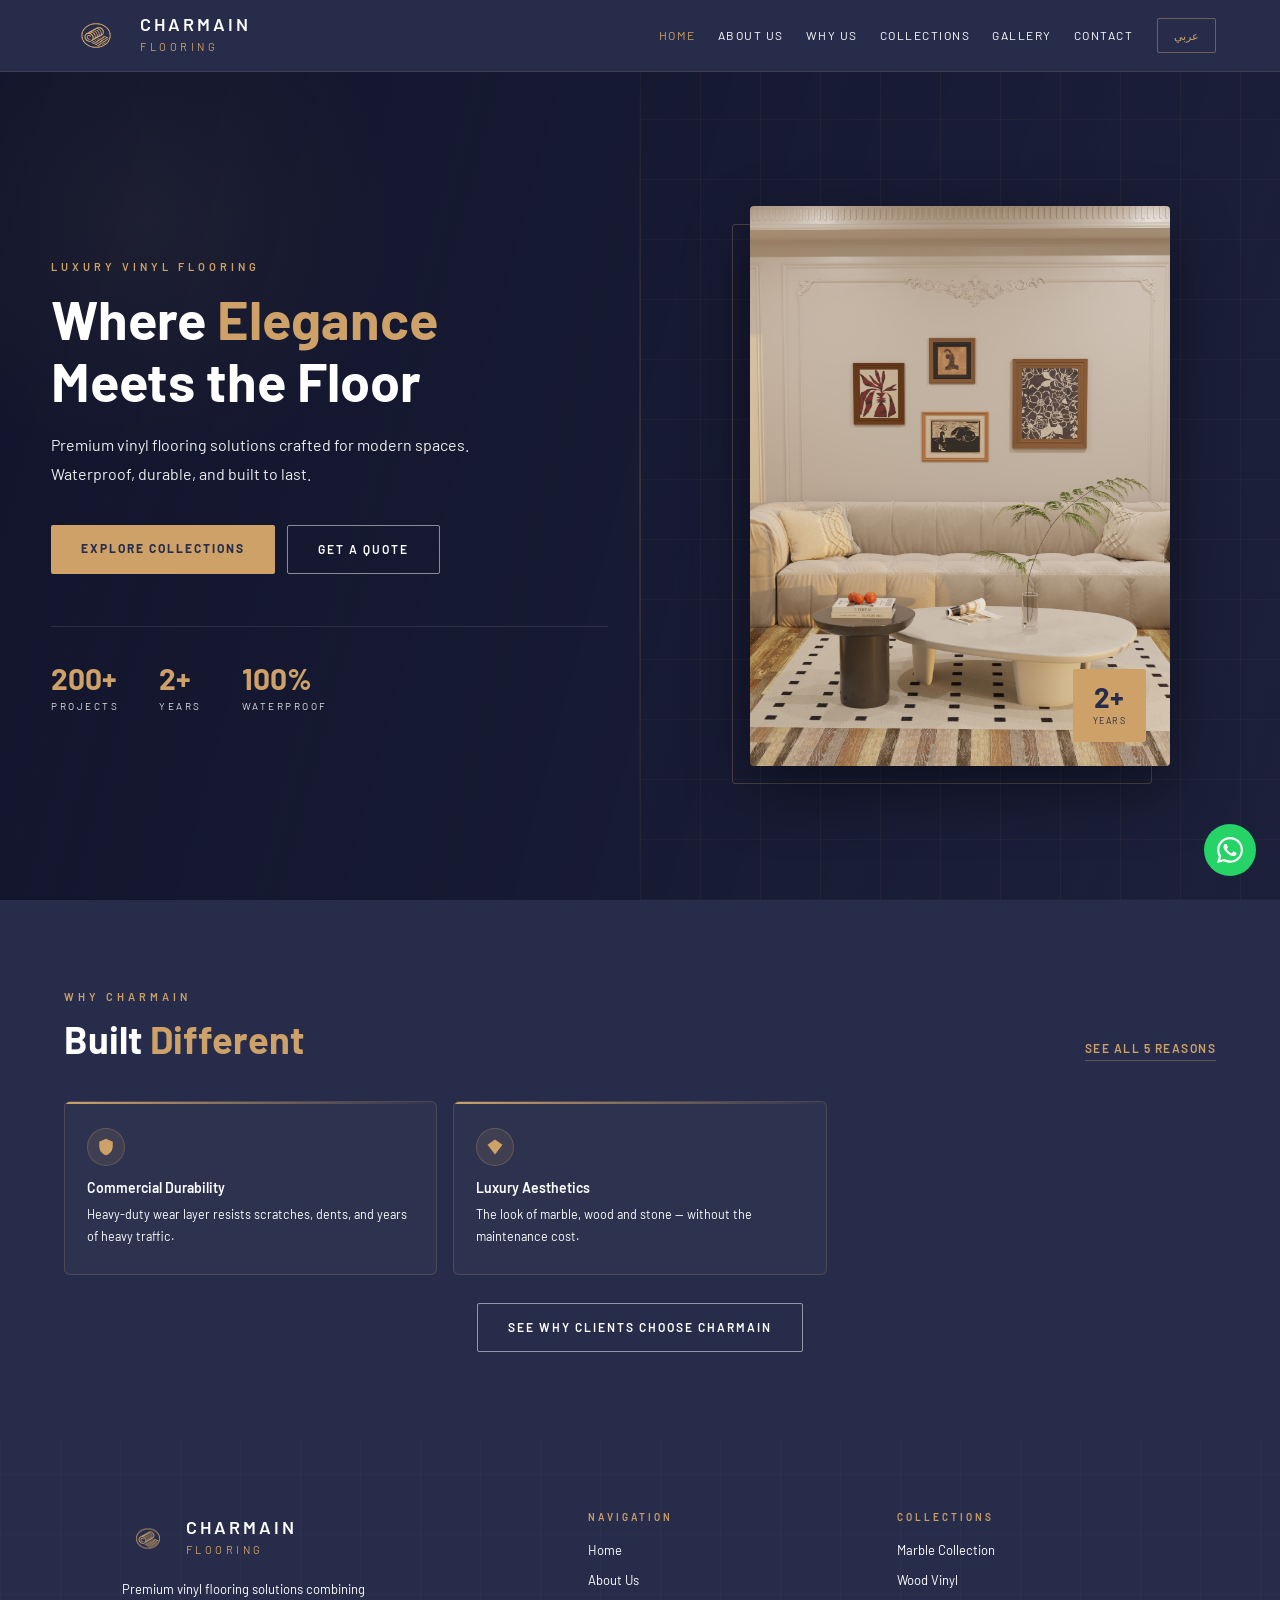
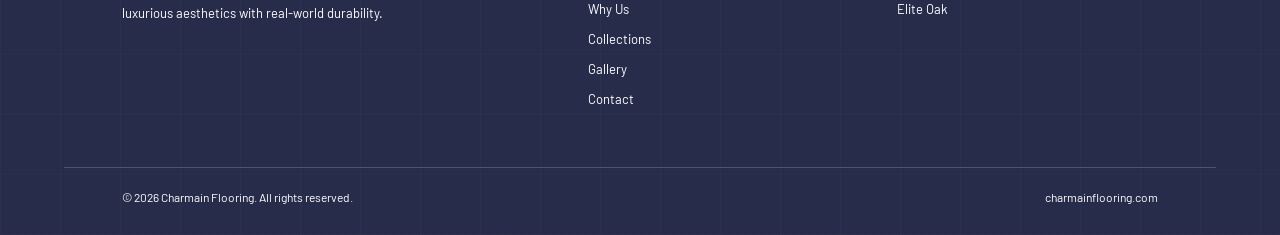
<file: index.html>
<!DOCTYPE html>
<html lang="en">
<head>
<title>Charmain Flooring — Luxury Vinyl Flooring</title>
<meta charset="UTF-8">
<meta name="viewport" content="width=device-width, initial-scale=1.0">
<meta name="description" content="Charmain Flooring ? Premium luxury vinyl flooring in Egypt. Waterproof, durable, and built for residential, commercial and hospitality spaces.">
<meta name="keywords" content="vinyl flooring Egypt, vinyl flooring Alexandria, LVT flooring Egypt, flooring Egypt, vinyl Egypt, vinyl flooring">
<meta property="og:title" content="Charmain Flooring ? Luxury Vinyl Flooring Egypt">
<meta property="og:description" content="Charmain Flooring ? Premium luxury vinyl flooring in Egypt. Waterproof, durable, and built for residential, commercial and hospitality spaces.">
<meta property="og:image" content="https://charmainflooring.com/images/og-image.jpg">
<meta property="og:url" content="https://charmainflooring.com">
<meta property="og:type" content="website">
<meta name="twitter:card" content="summary_large_image">
<meta name="twitter:title" content="Charmain Flooring ? Luxury Vinyl Flooring Egypt">
<meta name="twitter:description" content="Charmain Flooring ? Premium luxury vinyl flooring in Egypt. Waterproof, durable, and built for residential, commercial and hospitality spaces.">
<meta name="twitter:image" content="https://charmainflooring.com/images/og-image.jpg">
<script type="application/ld+json">
{
  "@context": "https://schema.org",
  "@type": "LocalBusiness",
  "name": "Charmain Flooring",
  "telephone": "+20035833895",
  "address": {
    "@type": "PostalAddress",
    "addressCountry": "EG",
    "addressLocality": "Alexandria"
  },
  "url": "https://charmainflooring.com"
}
</script>
<link rel="icon" href="/favicon.ico" sizes="any">
<link rel="apple-touch-icon" sizes="180x180" href="favicon_io/apple-touch-icon.png">
<link rel="icon" type="image/png" sizes="32x32" href="favicon_io/favicon-32x32.png">
<link rel="icon" type="image/png" sizes="16x16" href="favicon_io/favicon-16x16.png">
<link rel="shortcut icon" href="favicon_io/favicon.ico">
<link rel="manifest" href="favicon_io/site.webmanifest">
<link rel="preconnect" href="https://fonts.googleapis.com">
<link rel="preconnect" href="https://fonts.gstatic.com" crossorigin>
<link href="https://fonts.googleapis.com/css2?family=Barlow:wght@400;600;700&family=Cairo:wght@400;600;700&display=swap" rel="stylesheet">
<link rel="stylesheet" href="styles.css?v=3">
  <link rel="stylesheet" href="https://cdnjs.cloudflare.com/ajax/libs/font-awesome/6.5.2/css/all.min.css">
</head>
<body id="body">

<!-- NAV -->
<nav id="navbar">
  <a class="logo" href="index.html">
    <div class="logo-mark"><img src="images/logo.png" alt="Charmain Flooring Logo" style="width:64px;height:64px;object-fit:contain;"></div>
    <div class="logo-text-wrap">
      <span class="brand">Charmain</span>
      <span class="sub" data-en="Flooring" data-ar="للأرضيات">Flooring</span>
    </div>
  </a>
  <div class="nav-right">
    <ul class="nav-links">
      <li><a href="index.html" class="active" data-en="Home" data-ar="الرئيسية">Home</a></li>
      <li><a href="about.html" class="" data-en="About Us" data-ar="من نحن">About Us</a></li>
      <li><a href="why-us.html" class="" data-en="Why Us" data-ar="لماذا نحن">Why Us</a></li>
      <li><a href="collections.html" class="" data-en="Collections" data-ar="المجموعات">Collections</a></li>
      <li><a href="gallery.html" class="" data-en="Gallery" data-ar="المعرض">Gallery</a></li>
      <li><a href="contact.html" class="" data-en="Contact" data-ar="اتصل بنا">Contact</a></li>
    </ul>
    <button class="lang-btn" id="langBtn" type="button" aria-label="Switch language">عربي</button>
    <button class="hamburger" id="ham" type="button" aria-label="Menu" aria-expanded="false" aria-controls="mobileMenu"><span></span><span></span><span></span></button>
  </div>
</nav>

<div class="mobile-menu" id="mobileMenu">
  <a href="index.html" data-en="Home" data-ar="الرئيسية">Home</a>
  <a href="about.html" data-en="About Us" data-ar="من نحن">About Us</a>
  <a href="why-us.html" data-en="Why Us" data-ar="لماذا نحن">Why Us</a>
  <a href="collections.html" data-en="Collections" data-ar="المجموعات">Collections</a>
  <a href="gallery.html" data-en="Gallery" data-ar="المعرض">Gallery</a>
  <a href="contact.html" data-en="Contact" data-ar="اتصل بنا">Contact</a>
  <div class="mob-lang-wrap">
    <button class="lang-btn mob-lang" id="langBtnMob" type="button" aria-label="Switch language">عربي</button>
  </div>
</div>

<!-- ══ PAGE: HOME ══════════════════════════════════════════════════════════ -->


<section class="hero">
  <!-- Video background -->
  <video class="hero-video-bg" autoplay muted loop playsinline webkit-playsinline disablePictureInPicture preload="auto" id="heroBgVideo" poster="images/hero-poster.jpg">
    <source src="videos/1.mp4" type="video/mp4">
  </video>
  <div class="hero-video-overlay"></div>

  <div class="hero-grid-bg"></div>
  <div class="hero-vline"></div>
  <div class="hero-content">
    <p class="eyebrow" data-en="Luxury Vinyl Flooring" data-ar="أرضيات فينيل فاخرة">Luxury Vinyl Flooring</p>
    <h1 data-en="Where <em>Elegance</em><br>Meets the Floor" data-ar="حيث تلتقي <em>الأناقة</em><br>بالأرضية">Where <em>Elegance</em><br>Meets the Floor</h1>
    <p class="hero-desc" data-en="Premium vinyl flooring solutions crafted for modern spaces. Waterproof, durable, and built to last." data-ar="حلول أرضيات فينيل راقية مصممة للمساحات الحديثة. مقاوم للماء ومتين وبُني ليدوم.">Premium vinyl flooring solutions crafted for modern spaces. Waterproof, durable, and built to last.</p>
    <div class="hero-btns">
      <a href="collections.html" class="btn-gold" data-en="Explore Collections" data-ar="استكشف المجموعات">Explore Collections</a>
      <a href="contact.html" class="btn-ghost" data-en="Get a Quote" data-ar="اطلب عرض سعر">Get a Quote</a>
    </div>
    <div class="hero-stats">
      <div class="stat"><span class="stat-n">200+</span><span class="stat-l" data-en="Projects" data-ar="مشروع">Projects</span></div>
      <div class="stat"><span class="stat-n">2+</span><span class="stat-l" data-en="Years" data-ar="سنة خبرة">Years</span></div>
      <div class="stat"><span class="stat-n">100%</span><span class="stat-l" data-en="Waterproof" data-ar="مقاوم للماء">Waterproof</span></div>
    </div>
  </div>
  <div class="hero-visual">
    <div class="hero-visual-frame">
    <div class="hero-visual-inner">
      <img src="images/about.jpg" alt="Charmain Flooring About" loading="lazy">
      <div class="hero-visual-badge">
        <span>2+</span>
        <span data-en="Years" data-ar="سنة خبرة">Years</span>
      </div>
    </div>
    </div><!-- /frame -->
  </div>
</section>

<!-- ── HOME: WHY US TEASER ──────────────────────────────────────────────── -->
<section class="home-why-teaser">
  <div class="home-why-inner">
    <div class="home-why-top">
      <div>
        <p class="eyebrow" data-en="Why Charmain" data-ar="لماذا شارمين">Why Charmain</p>
        <h2 data-en="Built <em>Different</em>" data-ar="مختلفون <em>بالبناء</em>">Built <em>Different</em></h2>
      </div>
      <a class="home-why-cta-link" href="about.html" data-en="See All 5 Reasons" data-ar="اطّلع على كل الأسباب الـ5">
        See All 5 Reasons
        <svg viewBox="0 0 24 24"><path d="M8.59 16.59L13.17 12 8.59 7.41 10 6l6 6-6 6z"/></svg>
      </a>
    </div>
    <div class="home-why-preview">
      <div class="home-why-card">
        <div class="home-why-card-icon"><svg viewBox="0 0 24 24"><path d="M12 1L3 5v6c0 5.55 3.84 10.74 9 12 5.16-1.26 9-6.45 9-12V5l-9-4z"/></svg></div>
        <h4 data-en="Commercial Durability" data-ar="متانة تجارية">Commercial Durability</h4>
        <p data-en="Heavy-duty wear layer resists scratches, dents, and years of heavy traffic." data-ar="طبقة تآكل شديدة التحمل تقاوم الخدوش والاستخدام المكثف.">Heavy-duty wear layer resists scratches, dents, and years of heavy traffic.</p>
      </div>
      <div class="home-why-card">
        <div class="home-why-card-icon"><svg viewBox="0 0 24 24"><path d="M12 2L2 9l10 13L22 9z"/></svg></div>
        <h4 data-en="Luxury Aesthetics" data-ar="جماليات فاخرة">Luxury Aesthetics</h4>
        <p data-en="The look of marble, wood and stone — without the maintenance cost." data-ar="مظهر الرخام والخشب والحجر — بدون تكاليف الصيانة.">The look of marble, wood and stone — without the maintenance cost.</p>
      </div>
    </div>
    <div style="text-align:center;margin-top:28px;">
      <a href="about.html" class="btn-ghost" data-en="See Why Clients Choose Charmain" data-ar="اكتشف لماذا يختار عملاؤنا شارمين">See Why Clients Choose Charmain</a>
    </div>
  </div>
</section>

<!-- ══ FOOTER ═══════════════════════════════════════════════════════════════ -->
<footer>
  <div class="container footer-grid">
    <div class="f-brand">
      <div class="logo" style="margin-bottom:14px;">
        <div class="logo-mark" style="width:52px;height:52px;"><img loading="lazy" src="images/logo.png" alt="Charmain Flooring" style="width:52px;height:52px;object-fit:contain;"></div>
        <div class="logo-text-wrap">
          <span class="brand">Charmain</span>
          <span class="sub" data-en="Flooring" data-ar="للأرضيات">Flooring</span>
        </div>
      </div>
      <p data-en="Premium vinyl flooring solutions combining luxurious aesthetics with real-world durability." data-ar="حلول أرضيات فينيل فاخرة تجمع بين الجمالية الراقية والمتانة الحقيقية.">Premium vinyl flooring solutions combining luxurious aesthetics with real-world durability.</p>
    </div>
    <div class="f-col">
      <h4 data-en="Navigation" data-ar="روابط">Navigation</h4>
      <a href="index.html" data-en="Home" data-ar="الرئيسية">Home</a>
      <a href="about.html" data-en="About Us" data-ar="من نحن">About Us</a>
      <a href="why-us.html" data-en="Why Us" data-ar="لماذا نحن">Why Us</a>
  <a href="collections.html" data-en="Collections" data-ar="المجموعات">Collections</a>
      <a href="gallery.html" data-en="Gallery" data-ar="المعرض">Gallery</a>
      <a href="contact.html" data-en="Contact" data-ar="اتصل بنا">Contact</a>
    </div>
    <div class="f-col">
      <h4 data-en="Collections" data-ar="المجموعات">Collections</h4>
      <a href="collections.html" data-en="Marble Collection" data-ar="مجموعة الرخام">Marble Collection</a>
      <a href="collections.html" data-en="Wood Vinyl" data-ar="فينيل الخشب">Wood Vinyl</a>
      <a href="collections.html" data-en="Elite Oak" data-ar="إيليت أوك">Elite Oak</a>
    </div>
  </div>
  <div class="footer-bottom container">
    <p data-en="© 2026 Charmain Flooring. All rights reserved." data-ar="© 2026 شارمين فلورينج. جميع الحقوق محفوظة.">© 2026 Charmain Flooring. All rights reserved.</p>
    <p>charmainflooring.com</p>
  </div>
</footer>

<!-- WHATSAPP -->
<a href="https://wa.me/201093001855" class="wa-btn" target="_blank" aria-label="WhatsApp">
  <svg viewBox="0 0 24 24"><path d="M17.472 14.382c-.297-.149-1.758-.867-2.03-.967-.273-.099-.471-.148-.67.15-.197.297-.767.966-.94 1.164-.173.199-.347.223-.644.075-.297-.15-1.255-.463-2.39-1.475-.883-.788-1.48-1.761-1.653-2.059-.173-.297-.018-.458.13-.606.134-.133.298-.347.446-.52.149-.174.198-.298.298-.497.099-.198.05-.371-.025-.52-.075-.149-.669-1.612-.916-2.207-.242-.579-.487-.5-.669-.51-.173-.008-.371-.01-.57-.01-.198 0-.52.074-.792.372-.272.297-1.04 1.016-1.04 2.479 0 1.462 1.065 2.875 1.213 3.074.149.198 2.096 3.2 5.077 4.487.709.306 1.262.489 1.694.625.712.227 1.36.195 1.871.118.571-.085 1.758-.719 2.006-1.413.248-.694.248-1.289.173-1.413-.074-.124-.272-.198-.57-.347m-5.421 7.403h-.004a9.87 9.87 0 01-5.031-1.378l-.361-.214-3.741.982.998-3.648-.235-.374a9.86 9.86 0 01-1.51-5.26c.001-5.45 4.436-9.884 9.888-9.884 2.64 0 5.122 1.03 6.988 2.898a9.825 9.825 0 012.893 6.994c-.003 5.45-4.437 9.884-9.885 9.884m8.413-18.297A11.815 11.815 0 0012.05 0C5.495 0 .16 5.335.157 11.892c0 2.096.547 4.142 1.588 5.945L.057 24l6.305-1.654a11.882 11.882 0 005.683 1.448h.005c6.554 0 11.89-5.335 11.893-11.893a11.821 11.821 0 00-3.48-8.413z"/></svg>
</a>

<!-- LIGHTBOX -->
<div class="lightbox-overlay" id="swatchLightbox" onclick="closeLightbox(event)" role="dialog" aria-modal="true" aria-labelledby="lbName">
  <div class="lightbox-card" onclick="event.stopPropagation()">
    <button class="lightbox-close" type="button" aria-label="Close swatch details" onclick="closeLightbox()">&times;</button>
    <div class="lightbox-swatch" id="lbSwatch"></div>
    <span class="lightbox-code" id="lbCode"></span>
    <span class="lightbox-name" id="lbName"></span>
    <p id="lbDesc" style="font-size:13px;color:#888;line-height:1.6;margin:8px 0 4px;font-family:inherit;"></p>
    <div class="lightbox-specs">
      <span class="lightbox-spec" data-en="2m Width" data-ar="عرض 2م">2m Width</span>
      <span class="lightbox-spec" data-en="25m Length" data-ar="طول 25م">25m Length</span>
      <span class="lightbox-spec" data-en="50m² Coverage" data-ar="تغطية 50م²">50m² Coverage</span>
      <span class="lightbox-spec" id="lbThick"></span>
    </div>
    <button class="lightbox-cta" type="button" onclick="closeLightbox();window.location='contact.html';" data-en="Request Sample" data-ar="اطلب عينة">Request Sample</button>
  </div>
</div>

<script src="script.js?v=3"></script>
<script>
/* Hero video background — cycle through videos 1 → 2 → 3 → 1 … */
(function() {
  let v = document.getElementById('heroBgVideo');
  if (!v) return;

  let srcs = ['videos/1.mp4', 'videos/2.mp4', 'videos/3.mp4'];
  let idx  = 0;

  function reveal() { v.classList.add('loaded'); }

  /* Fade in on first load */
  if (v.readyState >= 3) { reveal(); }
  else { v.addEventListener('canplay', reveal, { once: true }); }
  setTimeout(reveal, 2000); /* fallback */

  /* On each video end, crossfade to next */
  v.addEventListener('ended', function() {
    idx = (idx + 1) % srcs.length;

    /* Quick fade out, swap src, fade back in */
    v.classList.remove('loaded');
    setTimeout(function() {
      v.src = srcs[idx];
      v.load();
      v.play().catch(function(){});
      v.addEventListener('canplay', function fadeIn() {
        v.classList.add('loaded');
        v.removeEventListener('canplay', fadeIn);
      });
      setTimeout(function() { v.classList.add('loaded'); }, 800); /* fallback */
    }, 400); /* wait for fade-out transition (0.4s) */
  });
})();
</script>
</body>
</html>
</file>
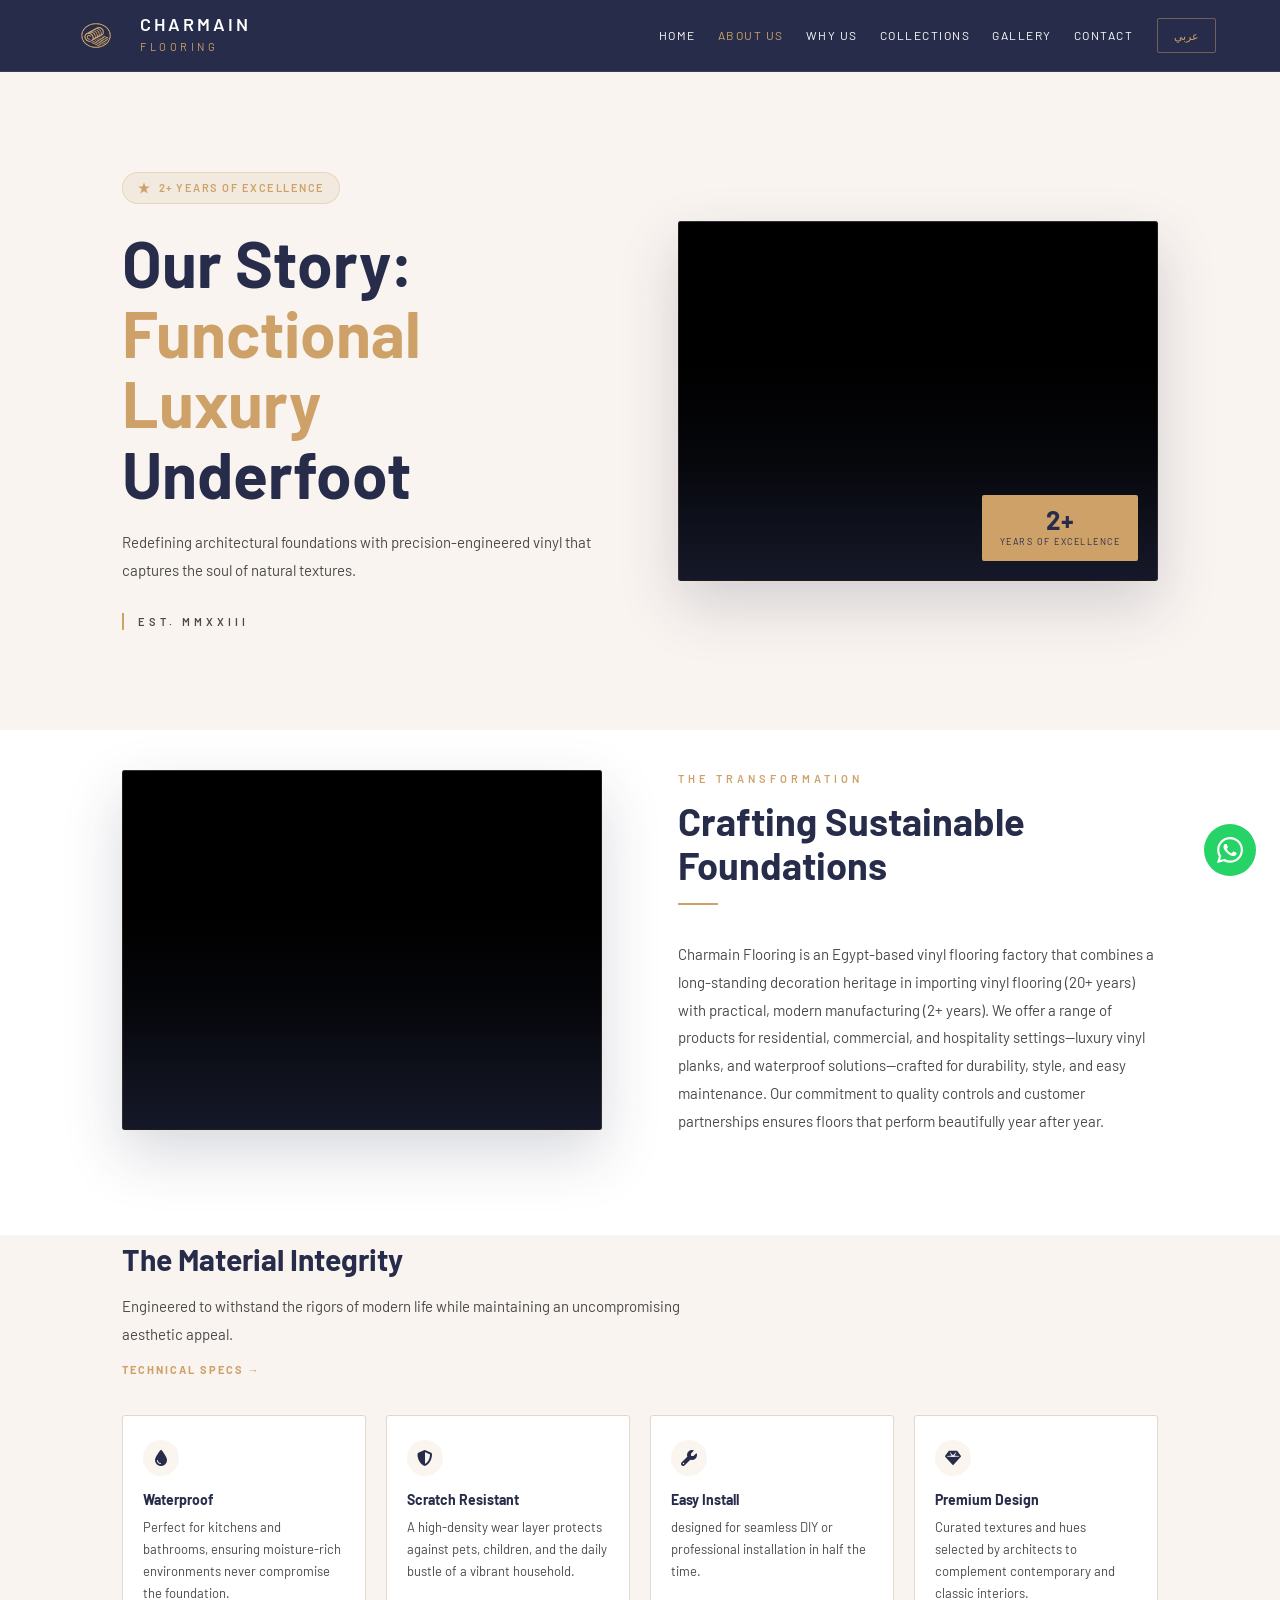
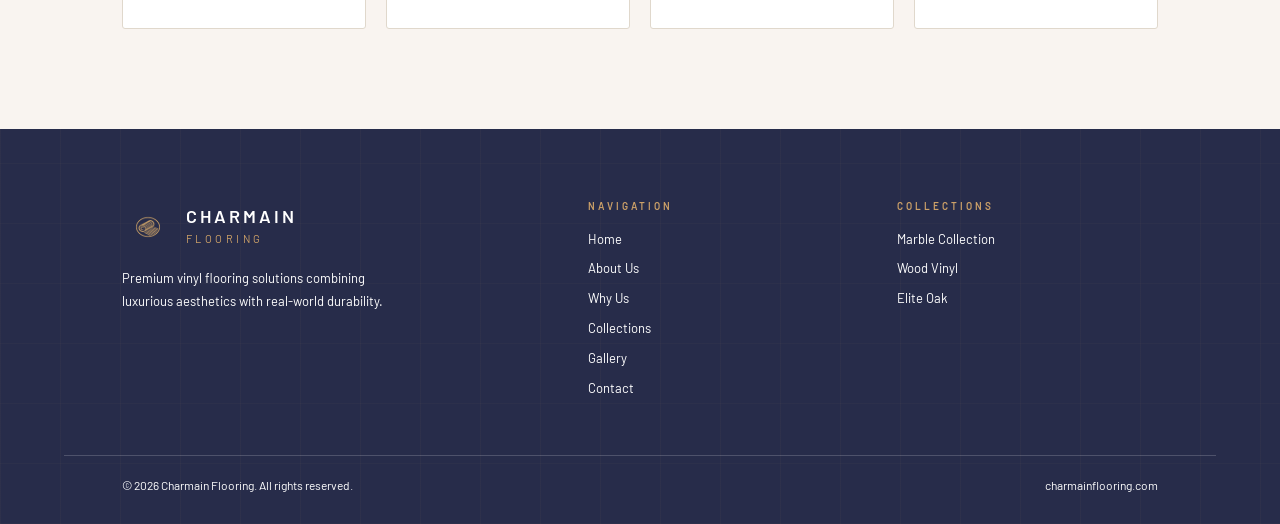
<file: about.html>
<!DOCTYPE html>
<html lang="en">

<head>
  <title>About Us — Charmain Flooring</title>
  <meta charset="UTF-8">
  <meta name="viewport" content="width=device-width, initial-scale=1.0">
  <meta name="description"
    content="Learn about Charmain Flooring, an Egypt-based vinyl flooring factory with 20+ years of decoration heritage and 2+ years of modern manufacturing.">
  <meta name="keywords"
    content="vinyl flooring Egypt, vinyl flooring Alexandria, LVT flooring Egypt, flooring Egypt, vinyl Egypt, vinyl flooring">
  <meta property="og:title" content="About Charmain Flooring ? Vinyl Flooring Factory Egypt">
  <meta property="og:description"
    content="Learn about Charmain Flooring, an Egypt-based vinyl flooring factory with 20+ years of decoration heritage and 2+ years of modern manufacturing.">
  <meta property="og:image" content="https://charmainflooring.com/images/og-image.jpg">
  <meta property="og:url" content="https://charmainflooring.com/about.html">
  <meta property="og:type" content="website">
  <meta name="twitter:card" content="summary_large_image">
  <meta name="twitter:title" content="About Charmain Flooring ? Vinyl Flooring Factory Egypt">
  <meta name="twitter:description"
    content="Learn about Charmain Flooring, an Egypt-based vinyl flooring factory with 20+ years of decoration heritage and 2+ years of modern manufacturing.">
  <meta name="twitter:image" content="https://charmainflooring.com/images/og-image.jpg">
  <script type="application/ld+json">
{
  "@context": "https://schema.org",
  "@type": "LocalBusiness",
  "name": "Charmain Flooring",
  "telephone": "+20035833895",
  "address": {
    "@type": "PostalAddress",
    "addressCountry": "EG",
    "addressLocality": "Alexandria"
  },
  "url": "https://charmainflooring.com"
}
</script>
  <link rel="icon" href="/favicon.ico" sizes="any">
  <link rel="apple-touch-icon" sizes="180x180" href="favicon_io/apple-touch-icon.png">
  <link rel="icon" type="image/png" sizes="32x32" href="favicon_io/favicon-32x32.png">
  <link rel="icon" type="image/png" sizes="16x16" href="favicon_io/favicon-16x16.png">
  <link rel="shortcut icon" href="favicon_io/favicon.ico">
  <link rel="manifest" href="favicon_io/site.webmanifest">
  <link rel="preconnect" href="https://fonts.googleapis.com">
  <link rel="preconnect" href="https://fonts.gstatic.com" crossorigin>
  <link
    href="https://fonts.googleapis.com/css2?family=Barlow:wght@400;600;700&family=Cairo:wght@400;600;700&display=swap"
    rel="stylesheet">
  <link rel="stylesheet" href="https://cdnjs.cloudflare.com/ajax/libs/font-awesome/6.5.0/css/all.min.css">
  <link rel="stylesheet" href="styles.css?v=3">
</head>

<body id="body">

  <!-- NAV -->
  <nav id="navbar">
    <a class="logo" href="index.html">
      <div class="logo-mark"><img src="images/logo.png" alt="Charmain Flooring Logo"
          style="width:64px;height:64px;object-fit:contain;"></div>
      <div class="logo-text-wrap">
        <span class="brand">Charmain</span>
        <span class="sub" data-en="Flooring" data-ar="للأرضيات">Flooring</span>
      </div>
    </a>
    <div class="nav-right">
      <ul class="nav-links">
        <li><a href="index.html" class="" data-en="Home" data-ar="الرئيسية">Home</a></li>
        <li><a href="about.html" class="active" data-en="About Us" data-ar="من نحن">About Us</a></li>
        <li><a href="why-us.html" class="" data-en="Why Us" data-ar="لماذا نحن">Why Us</a></li>
        <li><a href="collections.html" class="" data-en="Collections" data-ar="المجموعات">Collections</a></li>
        <li><a href="gallery.html" class="" data-en="Gallery" data-ar="المعرض">Gallery</a></li>
        <li><a href="contact.html" class="" data-en="Contact" data-ar="اتصل بنا">Contact</a></li>
      </ul>
      <button class="lang-btn" id="langBtn" type="button" aria-label="Switch language">عربي</button>
      <button class="hamburger" id="ham" type="button" aria-label="Menu" aria-expanded="false"
        aria-controls="mobileMenu"><span></span><span></span><span></span></button>
    </div>
  </nav>

  <div class="mobile-menu" id="mobileMenu">
    <a href="index.html" data-en="Home" data-ar="الرئيسية">Home</a>
    <a href="about.html" data-en="About Us" data-ar="من نحن">About Us</a>
    <a href="why-us.html" data-en="Why Us" data-ar="لماذا نحن">Why Us</a>
    <a href="collections.html" data-en="Collections" data-ar="المجموعات">Collections</a>
    <a href="gallery.html" data-en="Gallery" data-ar="المعرض">Gallery</a>
    <a href="contact.html" data-en="Contact" data-ar="اتصل بنا">Contact</a>
    <div class="mob-lang-wrap">
      <button class="lang-btn mob-lang" id="langBtnMob" type="button" aria-label="Switch language">عربي</button>
    </div>
  </div>

  <!-- ══ PAGE: ABOUT ═════════════════════════════════════════════════════════ -->


  <!-- ── HERO SPLIT: left text + right image ─────────────────────────────── -->
  <section class="ab-hero section-pad">
    <div class="container ab-hero-grid">
      <div class="ab-hero-text">
        <div class="ab-badge-pill">
          <svg width="14" height="14" viewBox="0 0 24 24" fill="var(--gold)">
            <path d="M12 2l2.4 7.4H22l-6.2 4.5 2.4 7.4L12 17l-6.2 4.3 2.4-7.4L2 9.4h7.6z" />
          </svg>
          <span data-en="2+ Years of Excellence" data-ar="أكثر من سنتين من التميز">2+ Years of Excellence</span>
        </div>
        <h1 data-en="Our Story:<br><em>Functional<br>Luxury</em><br>Underfoot"
          data-ar="قصتنا:<br><em>الفخامة<br>الوظيفية</em><br>تحت قدميك">Our
          Story:<br><em>Functional<br>Luxury</em><br>Underfoot</h1>
        <p class="body-text"
          data-en="Redefining architectural foundations with precision-engineered vinyl that captures the soul of natural textures."
          data-ar="إعادة تعريف الأساسيات المعمارية بالفينيل المصمم بدقة، الذي يجسّد روح الأنسجة الطبيعية.">Redefining
          architectural foundations with precision-engineered vinyl that captures the soul of natural textures.</p>
        <div class="ab-est">EST. MMXXIII</div>
      </div>
      <div class="ab-hero-visual">
        <div class="about-visual about-visual--video">
          <video class="ab-inline-video" autoplay muted loop playsinline webkit-playsinline disablePictureInPicture
            preload="auto" poster="images/about.jpg">
            <source src="videos/7.mp4" type="video/mp4">
          </video>
          <div class="about-badge">
            <span class="badge-n">2+</span>
            <span class="badge-l" data-en="Years of Excellence" data-ar="سنوات من التميز">Years of Excellence</span>
          </div>
        </div>
      </div>
    </div>
  </section>

  <!-- ── TRANSFORMATION SECTION ──────────────────────────────────────────── -->
  <section class="ab-transform section-pad" style="padding-top:0;">
    <div class="container ab-transform-grid">
      <div class="ab-transform-visual">
        <div class="about-visual about-visual--video">
          <video class="ab-inline-video" autoplay muted loop playsinline webkit-playsinline disablePictureInPicture
            preload="auto">
            <source src="videos/5.mp4" type="video/mp4">
          </video>
        </div>
      </div>
      <div class="ab-transform-text">
        <p class="eyebrow" data-en="The Transformation" data-ar="التحول">The Transformation</p>
        <h2 data-en="Crafting Sustainable<br>Foundations" data-ar="صياغة أساسيات<br>مستدامة">Crafting
          Sustainable<br>Foundations</h2>
        <div class="gold-bar"></div>
        <p class="body-text"
          data-en="Charmain Flooring is an Egypt-based vinyl flooring factory that combines a long-standing decoration heritage in importing vinyl flooring (20+ years) with practical, modern manufacturing (2+ years). We offer a range of products for residential, commercial, and hospitality settings&mdash;luxury vinyl planks, and waterproof solutions&mdash;crafted for durability, style, and easy maintenance. Our commitment to quality controls and customer partnerships ensures floors that perform beautifully year after year."
          data-ar="شركة شارمين للأرضيات هي مصنع مصري للأرضيات الفينيل يجمع بين إرث راسخ في مجال استيراد الأرضيات الفينيل (أكثر من 20 عامًا) وتصنيع حديث وعملي (أكثر من عامين). نقدم مجموعة من المنتجات للاستخدام السكني والتجاري وقطاع الضيافة&mdash;ألواح فينيل فاخرة وحلول مقاومة للماء&mdash;مصممة للمتانة والأناقة وسهولة الصيانة. التزامنا بضبط الجودة وشراكات العملاء يضمن أرضيات تؤدي أداءً رائعًا عامًا بعد عام.">
          Charmain Flooring is an Egypt-based vinyl flooring factory that combines a long-standing decoration heritage
          in importing vinyl flooring (20+ years) with practical, modern manufacturing (2+ years). We offer a range of
          products for residential, commercial, and hospitality settings&mdash;luxury vinyl planks, and waterproof
          solutions&mdash;crafted for durability, style, and easy maintenance. Our commitment to quality controls and
          customer partnerships ensures floors that perform beautifully year after year.</p>
      </div>
    </div>
  </section>

  <!-- ── MATERIAL INTEGRITY — 4 features ─────────────────────────────────── -->
  <section class="ab-integrity section-pad" style="padding-top:0;">
    <div class="container">
      <p class="ab-integrity-label" data-en="The Material Integrity" data-ar="جوهر المادة">The Material Integrity</p>
      <p class="ab-integrity-sub body-text"
        data-en="Engineered to withstand the rigors of modern life while maintaining an uncompromising aesthetic appeal."
        data-ar="مصممة لتحمّل متطلبات الحياة العصرية مع الحفاظ على جاذبية جمالية لا تحيد.">Engineered to withstand the
        rigors of modern life while maintaining an uncompromising aesthetic appeal.</p>
      <a class="ab-integrity-link" href="collections.html" data-en="Technical Specs →"
        data-ar="المواصفات التقنية →">Technical Specs →</a>
      <div class="ab-feat-grid">
        <div class="ab-feat-card">
          <div class="ab-feat-icon"><i class="fas fa-droplet"></i></div>
          <h4 data-en="Waterproof" data-ar="مقاوم للماء">Waterproof</h4>
          <p data-en="Perfect for kitchens and bathrooms, ensuring moisture-rich environments never compromise the foundation."
            data-ar="مثالي للمطابخ ، يضمن عدم إضرار الرطوبة بالأساس.">Perfect for kitchens and ensuring moisture-rich
            environments never compromise the foundation.</p>
        </div>
        <div class="ab-feat-card">
          <div class="ab-feat-icon"><i class="fas fa-shield-halved"></i></div>
          <h4 data-en="Scratch Resistant" data-ar="مقاوم للخدش">Scratch Resistant</h4>
          <p data-en="A high-density wear layer protects against pets, children, and the daily bustle of a vibrant household."
            data-ar="طبقة تآكل عالية الكثافة تحمي من الحيوانات الأليفة والأطفال وازدحام المنازل النشطة.">A high-density
            wear layer protects against pets, children, and the daily bustle of a vibrant household.</p>
        </div>
        <div class="ab-feat-card">
          <div class="ab-feat-icon"><i class="fas fa-wrench"></i></div>
          <h4 data-en="Easy Install" data-ar="سهل التركيب">Easy Install</h4>
          <p data-en=" designed for seamless DIY or professional installation in half the time."
            data-ar=" مصممة للتركيب بالنصف من الوقت."> designed for seamless DIY or professional installation in half
            the time.</p>
        </div>
        <div class="ab-feat-card">
          <div class="ab-feat-icon"><i class="fas fa-gem"></i></div>
          <h4 data-en="Premium Design" data-ar="تصميم راقٍ">Premium Design</h4>
          <p data-en="Curated textures and hues selected by architects to complement contemporary and classic interiors."
            data-ar="أنسجة وألوان منتقاة من قبل المعماريين لتكمّل الديكورات العصرية والكلاسيكية.">Curated textures and
            hues selected by architects to complement contemporary and classic interiors.</p>
        </div>
      </div>
    </div>
  </section>


  <!-- ══ FOOTER ═══════════════════════════════════════════════════════════════ -->
  <footer>
    <div class="container footer-grid">
      <div class="f-brand">
        <div class="logo" style="margin-bottom:14px;">
          <div class="logo-mark" style="width:52px;height:52px;"><img loading="lazy" src="images/logo.png"
              alt="Charmain Flooring" style="width:52px;height:52px;object-fit:contain;"></div>
          <div class="logo-text-wrap">
            <span class="brand">Charmain</span>
            <span class="sub" data-en="Flooring" data-ar="للأرضيات">Flooring</span>
          </div>
        </div>
        <p data-en="Premium vinyl flooring solutions combining luxurious aesthetics with real-world durability."
          data-ar="حلول أرضيات فينيل فاخرة تجمع بين الجمالية الراقية والمتانة الحقيقية.">Premium vinyl flooring
          solutions combining luxurious aesthetics with real-world durability.</p>
      </div>
      <div class="f-col">
        <h4 data-en="Navigation" data-ar="روابط">Navigation</h4>
        <a href="index.html" data-en="Home" data-ar="الرئيسية">Home</a>
        <a href="about.html" data-en="About Us" data-ar="من نحن">About Us</a>
        <a href="why-us.html" data-en="Why Us" data-ar="لماذا نحن">Why Us</a>
        <a href="collections.html" data-en="Collections" data-ar="المجموعات">Collections</a>
        <a href="gallery.html" data-en="Gallery" data-ar="المعرض">Gallery</a>
        <a href="contact.html" data-en="Contact" data-ar="اتصل بنا">Contact</a>
      </div>
      <div class="f-col">
        <h4 data-en="Collections" data-ar="المجموعات">Collections</h4>
        <a href="collections.html" data-en="Marble Collection" data-ar="مجموعة الرخام">Marble Collection</a>
        <a href="collections.html" data-en="Wood Vinyl" data-ar="فينيل الخشب">Wood Vinyl</a>
        <a href="collections.html" data-en="Elite Oak" data-ar="إيليت أوك">Elite Oak</a>
      </div>
    </div>
    <div class="footer-bottom container">
      <p data-en="© 2026 Charmain Flooring. All rights reserved." data-ar="© 2026 شارمين فلورينج. جميع الحقوق محفوظة.">©
        2026 Charmain Flooring. All rights reserved.</p>
      <p>charmainflooring.com</p>
    </div>
  </footer>

  <!-- WHATSAPP -->
  <a href="https://wa.me/201093001855" class="wa-btn" target="_blank" aria-label="WhatsApp">
    <svg viewBox="0 0 24 24">
      <path
        d="M17.472 14.382c-.297-.149-1.758-.867-2.03-.967-.273-.099-.471-.148-.67.15-.197.297-.767.966-.94 1.164-.173.199-.347.223-.644.075-.297-.15-1.255-.463-2.39-1.475-.883-.788-1.48-1.761-1.653-2.059-.173-.297-.018-.458.13-.606.134-.133.298-.347.446-.52.149-.174.198-.298.298-.497.099-.198.05-.371-.025-.52-.075-.149-.669-1.612-.916-2.207-.242-.579-.487-.5-.669-.51-.173-.008-.371-.01-.57-.01-.198 0-.52.074-.792.372-.272.297-1.04 1.016-1.04 2.479 0 1.462 1.065 2.875 1.213 3.074.149.198 2.096 3.2 5.077 4.487.709.306 1.262.489 1.694.625.712.227 1.36.195 1.871.118.571-.085 1.758-.719 2.006-1.413.248-.694.248-1.289.173-1.413-.074-.124-.272-.198-.57-.347m-5.421 7.403h-.004a9.87 9.87 0 01-5.031-1.378l-.361-.214-3.741.982.998-3.648-.235-.374a9.86 9.86 0 01-1.51-5.26c.001-5.45 4.436-9.884 9.888-9.884 2.64 0 5.122 1.03 6.988 2.898a9.825 9.825 0 012.893 6.994c-.003 5.45-4.437 9.884-9.885 9.884m8.413-18.297A11.815 11.815 0 0012.05 0C5.495 0 .16 5.335.157 11.892c0 2.096.547 4.142 1.588 5.945L.057 24l6.305-1.654a11.882 11.882 0 005.683 1.448h.005c6.554 0 11.89-5.335 11.893-11.893a11.821 11.821 0 00-3.48-8.413z" />
    </svg>
  </a>

  <!-- LIGHTBOX -->
  <div class="lightbox-overlay" id="swatchLightbox" onclick="closeLightbox(event)" role="dialog" aria-modal="true"
    aria-labelledby="lbName">
    <div class="lightbox-card" onclick="event.stopPropagation()">
      <button class="lightbox-close" type="button" aria-label="Close swatch details"
        onclick="closeLightbox()">&times;</button>
      <div class="lightbox-swatch" id="lbSwatch"></div>
      <span class="lightbox-code" id="lbCode"></span>
      <span class="lightbox-name" id="lbName"></span>
      <p id="lbDesc" style="font-size:13px;color:#888;line-height:1.6;margin:8px 0 4px;font-family:inherit;"></p>
      <div class="lightbox-specs">
        <span class="lightbox-spec" data-en="2m Width" data-ar="عرض 2م">2m Width</span>
        <span class="lightbox-spec" data-en="25m Length" data-ar="طول 25م">25m Length</span>
        <span class="lightbox-spec" data-en="50m² Coverage" data-ar="تغطية 50م²">50m² Coverage</span>
        <span class="lightbox-spec" id="lbThick"></span>
      </div>
      <button class="lightbox-cta" type="button" onclick="closeLightbox();window.location='contact.html';"
        data-en="Request Sample" data-ar="اطلب عينة">Request Sample</button>
    </div>
  </div>

  <script src="script.js?v=3"></script>
</body>

</html>
</file>
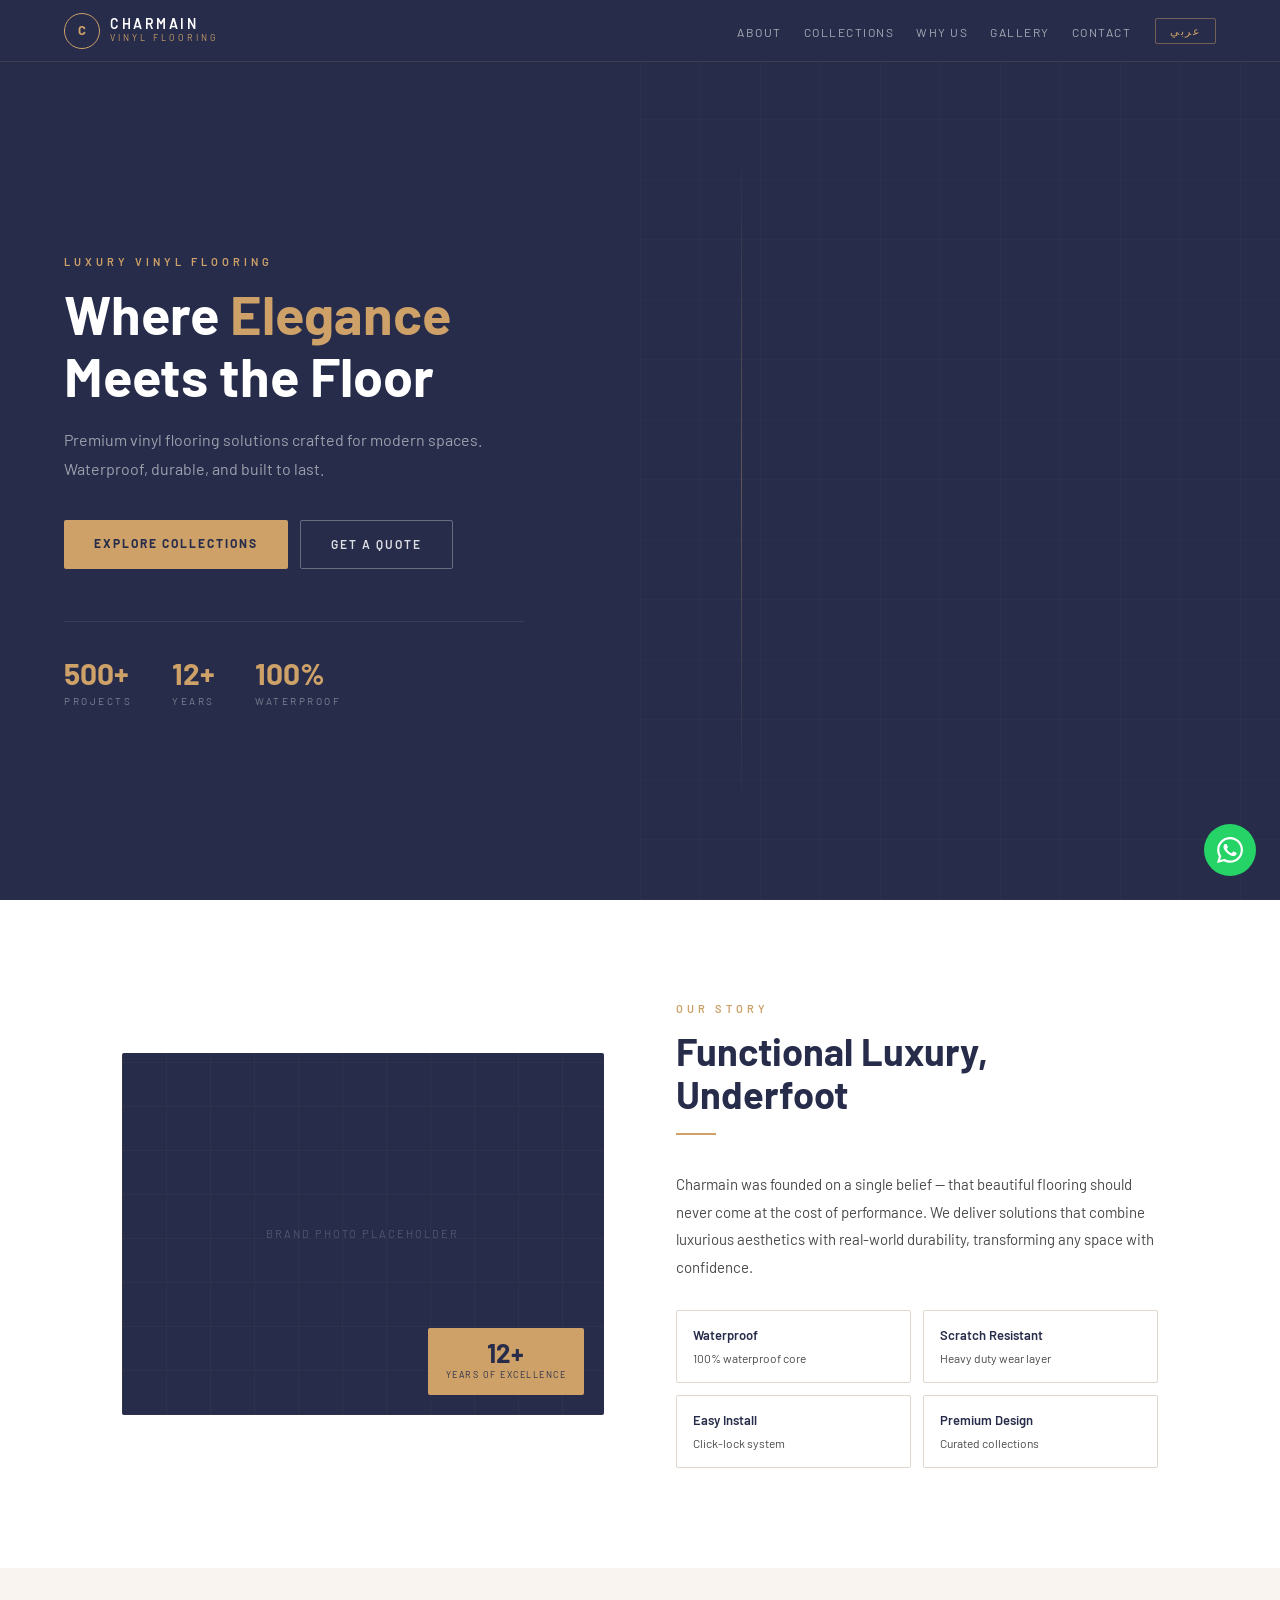
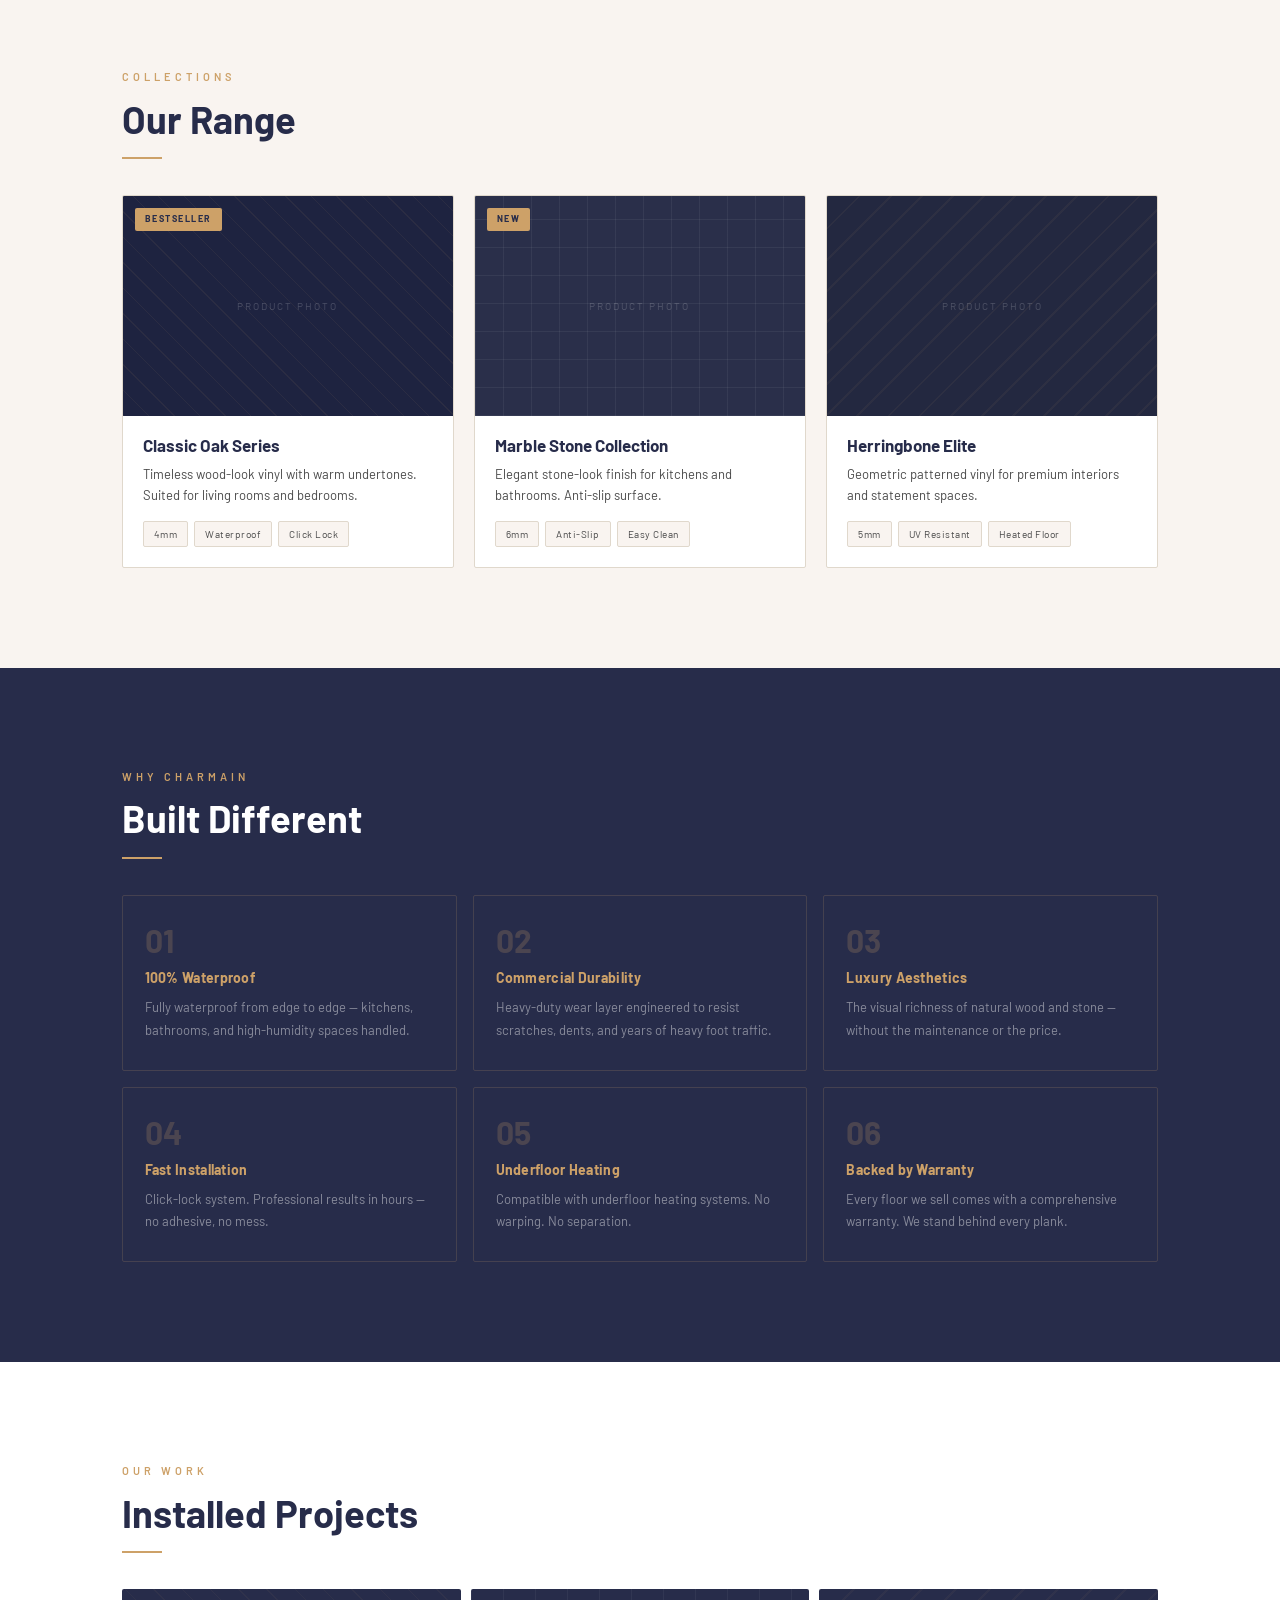
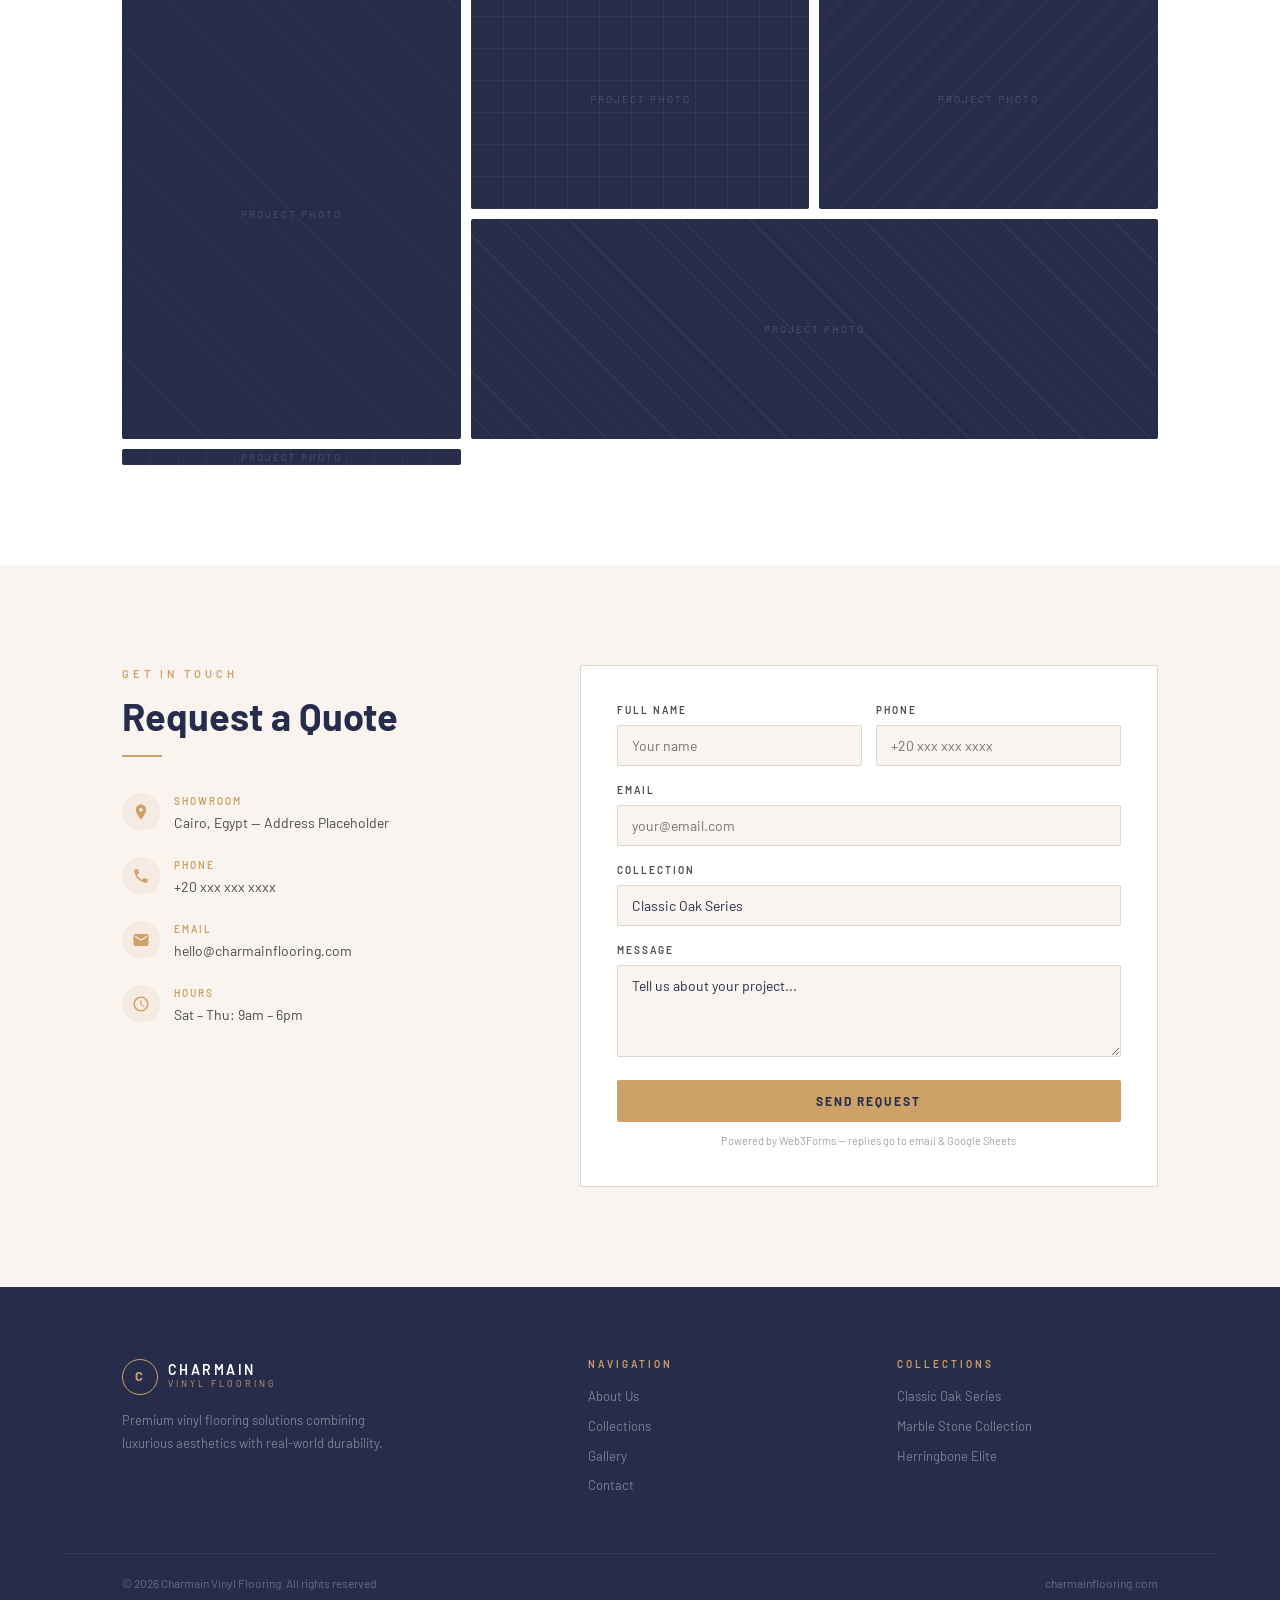
<file: charmain-dev (1).html>
<!DOCTYPE html>
<html lang="en">
<head>
<meta charset="UTF-8">
<meta name="viewport" content="width=device-width, initial-scale=1.0">
<title>Charmain — Vinyl Flooring</title>
<link rel="preconnect" href="https://fonts.googleapis.com">
<link rel="preconnect" href="https://fonts.gstatic.com" crossorigin>
<link href="https://fonts.googleapis.com/css2?family=Barlow:wght@300;400;500;600;700&family=IBM+Plex+Sans+Arabic:wght@300;400;500;600;700&display=swap" rel="stylesheet">

<style>
/* ── RESET & BASE ─────────────────────────────────────────────────────────── */
*, *::before, *::after { margin: 0; padding: 0; box-sizing: border-box; }

:root {
  --navy:        #272c4a;
  --navy-light:  #32395c;
  --gold:        #cda168;
  --gold-light:  #dbb87e;
  --cream:       #f9f4f0;
  --limestone:   #e0d8cc;
  --silver:      #cfd4d9;
  --charcoal:    #4a4a4a;
  --white:       #ffffff;
}

html { scroll-behavior: smooth; font-size: 16px; }

body {
  font-family: 'Barlow', sans-serif;
  background: var(--cream);
  color: var(--navy);
  line-height: 1.6;
  overflow-x: hidden;
}

body.rtl {
  direction: rtl;
  font-family: 'IBM Plex Sans Arabic', sans-serif;
}

img { display: block; max-width: 100%; }

a { text-decoration: none; color: inherit; }

/* ── UTILITY ──────────────────────────────────────────────────────────────── */
.container   { max-width: 1160px; margin: 0 auto; padding: 0 5%; }
.section-pad { padding: clamp(64px, 8vw, 100px) 5%; }
.gold-bar    { width: 40px; height: 2px; background: var(--gold); margin: 16px 0 36px; }

.eyebrow {
  color: var(--gold);
  font-size: 11px;
  letter-spacing: 4px;
  text-transform: uppercase;
  font-weight: 600;
  margin-bottom: 12px;
}

h1, h2, h3, h4 { font-weight: 700; line-height: 1.15; }
h1 { font-size: clamp(34px, 5vw, 54px); }
h2 { font-size: clamp(26px, 4vw, 38px); }
h3 { font-size: 17px; }
h4 { font-size: 14px; }

h1 em, h2 em { color: var(--gold); font-style: normal; }

.body-text { color: var(--charcoal); font-size: 15px; line-height: 1.85; }

/* ── BUTTONS ──────────────────────────────────────────────────────────────── */
.btn-gold {
  display: inline-block;
  background: var(--gold);
  color: var(--navy);
  padding: 14px 30px;
  font-size: 12px;
  font-weight: 700;
  letter-spacing: 2px;
  text-transform: uppercase;
  border: none;
  border-radius: 2px;
  cursor: pointer;
  font-family: inherit;
  transition: background 0.2s;
}
.btn-gold:hover { background: var(--gold-light); }

.btn-ghost {
  display: inline-block;
  background: transparent;
  color: rgba(255,255,255,0.85);
  padding: 14px 30px;
  font-size: 12px;
  font-weight: 600;
  letter-spacing: 2px;
  text-transform: uppercase;
  border: 1px solid rgba(255,255,255,0.3);
  border-radius: 2px;
  cursor: pointer;
  font-family: inherit;
  transition: border-color 0.2s, color 0.2s;
}
.btn-ghost:hover { border-color: white; color: white; }

/* ── NAVBAR ───────────────────────────────────────────────────────────────── */
nav {
  position: sticky;
  top: 0;
  z-index: 100;
  background: var(--navy);
  border-bottom: 1px solid rgba(205,161,104,0.15);
  display: flex;
  align-items: center;
  justify-content: space-between;
  padding: 0 5%;
  height: 62px;
}

.logo {
  display: flex;
  align-items: center;
  gap: 10px;
}

.logo-mark {
  width: 36px;
  height: 36px;
  border: 1.5px solid var(--gold);
  border-radius: 50%;
  display: flex;
  align-items: center;
  justify-content: center;
  font-size: 13px;
  font-weight: 700;
  color: var(--gold);
  letter-spacing: 1px;
  flex-shrink: 0;
}

.logo-text-wrap .brand {
  display: block;
  color: white;
  font-size: 14px;
  font-weight: 600;
  letter-spacing: 2.5px;
  text-transform: uppercase;
  line-height: 1.1;
}

.logo-text-wrap .sub {
  display: block;
  color: var(--gold);
  font-size: 9px;
  letter-spacing: 3px;
  text-transform: uppercase;
}

.nav-right {
  display: flex;
  align-items: center;
  gap: 24px;
}

.nav-links {
  display: flex;
  list-style: none;
  gap: 22px;
}

.nav-links a {
  color: rgba(255,255,255,0.6);
  font-size: 12px;
  letter-spacing: 1.5px;
  text-transform: uppercase;
  transition: color 0.2s;
}

.nav-links a:hover { color: var(--gold); }

.lang-btn {
  background: transparent;
  border: 1px solid rgba(205,161,104,0.45);
  color: var(--gold);
  padding: 5px 14px;
  font-size: 11px;
  letter-spacing: 1.5px;
  text-transform: uppercase;
  cursor: pointer;
  border-radius: 2px;
  font-family: inherit;
  transition: background 0.2s, color 0.2s;
}

.lang-btn:hover { background: var(--gold); color: var(--navy); }

.hamburger {
  display: none;
  flex-direction: column;
  gap: 5px;
  background: none;
  border: none;
  cursor: pointer;
  padding: 4px;
}

.hamburger span {
  display: block;
  width: 22px;
  height: 1.5px;
  background: white;
  transition: all 0.3s;
}

/* ── MOBILE MENU ──────────────────────────────────────────────────────────── */
.mobile-menu {
  display: none;
  position: fixed;
  top: 62px;
  left: 0;
  right: 0;
  bottom: 0;
  background: var(--navy);
  z-index: 90;
  flex-direction: column;
  padding: 32px 5%;
  gap: 0;
}

.mobile-menu.open { display: flex; }

.mobile-menu a {
  color: rgba(255,255,255,0.7);
  font-size: 16px;
  letter-spacing: 1px;
  text-transform: uppercase;
  padding: 16px 0;
  border-bottom: 1px solid rgba(255,255,255,0.06);
  transition: color 0.2s;
}

.mobile-menu a:hover { color: var(--gold); }

/* ── HERO ─────────────────────────────────────────────────────────────────── */
.hero {
  background: var(--navy);
  min-height: calc(100vh - 62px);
  display: flex;
  align-items: center;
  padding: clamp(60px, 8vw, 100px) 5%;
  position: relative;
  overflow: hidden;
}

.hero-grid-bg {
  position: absolute;
  right: 0; top: 0; bottom: 0;
  width: 50%;
  background:
    repeating-linear-gradient(90deg, rgba(205,161,104,0.04) 0, rgba(205,161,104,0.04) 1px, transparent 1px, transparent 60px),
    repeating-linear-gradient(0deg,  rgba(205,161,104,0.03) 0, rgba(205,161,104,0.03) 1px, transparent 1px, transparent 60px);
}

.hero-vline {
  position: absolute;
  right: 42%; top: 10%; bottom: 10%;
  width: 1px;
  background: linear-gradient(to bottom, transparent, rgba(205,161,104,0.35), transparent);
}

.hero-content {
  max-width: 560px;
  position: relative;
  z-index: 2;
}

.hero h1 { color: white; margin-bottom: 18px; }

.hero-desc {
  color: rgba(255,255,255,0.55);
  font-size: clamp(14px, 2vw, 16px);
  line-height: 1.85;
  margin-bottom: 36px;
  max-width: 460px;
}

.hero-btns {
  display: flex;
  gap: 12px;
  flex-wrap: wrap;
  margin-bottom: 0;
}

.hero-stats {
  display: flex;
  gap: 40px;
  margin-top: 52px;
  padding-top: 36px;
  border-top: 1px solid rgba(255,255,255,0.08);
  flex-wrap: wrap;
}

.stat-n {
  display: block;
  color: var(--gold);
  font-size: 30px;
  font-weight: 700;
  line-height: 1;
}

.stat-l {
  display: block;
  color: rgba(255,255,255,0.4);
  font-size: 10px;
  letter-spacing: 2.5px;
  text-transform: uppercase;
  margin-top: 5px;
}

/* ── ABOUT ────────────────────────────────────────────────────────────────── */
.about { background: white; }

.about-grid {
  display: grid;
  grid-template-columns: 1fr 1fr;
  gap: clamp(32px, 6vw, 72px);
  align-items: center;
}

.about-visual {
  background: var(--navy);
  border-radius: 2px;
  aspect-ratio: 4 / 3;
  min-height: 260px;
  display: flex;
  align-items: center;
  justify-content: center;
  position: relative;
  overflow: hidden;
}

.visual-grid-bg {
  position: absolute;
  inset: 0;
  background:
    repeating-linear-gradient(0deg,  rgba(205,161,104,0.05) 0, rgba(205,161,104,0.05) 1px, transparent 1px, transparent 44px),
    repeating-linear-gradient(90deg, rgba(205,161,104,0.05) 0, rgba(205,161,104,0.05) 1px, transparent 1px, transparent 44px);
}

.visual-label {
  color: rgba(255,255,255,0.2);
  font-size: 11px;
  letter-spacing: 2px;
  text-transform: uppercase;
  text-align: center;
  position: relative;
  z-index: 2;
  line-height: 1.8;
}

.about-badge {
  position: absolute;
  bottom: 20px; right: 20px;
  background: var(--gold);
  color: var(--navy);
  padding: 12px 18px;
  border-radius: 2px;
  z-index: 3;
  text-align: center;
}

.rtl .about-badge { right: auto; left: 20px; }

.badge-n { display: block; font-size: 26px; font-weight: 700; line-height: 1; }
.badge-l { display: block; font-size: 9px; letter-spacing: 1.5px; text-transform: uppercase; margin-top: 2px; }

.about-text h2 { margin-bottom: 0; }

.about-feats {
  display: grid;
  grid-template-columns: 1fr 1fr;
  gap: 12px;
  margin-top: 28px;
}

.feat {
  display: flex;
  flex-direction: column;
  padding: 14px 16px;
  border: 1px solid var(--limestone);
  border-radius: 2px;
}

.feat-title { font-size: 13px; font-weight: 600; color: var(--navy); margin-bottom: 3px; }
.feat-desc  { font-size: 12px; color: var(--charcoal); }

/* ── PRODUCTS ─────────────────────────────────────────────────────────────── */
.products { background: var(--cream); }

.products-grid {
  display: grid;
  grid-template-columns: repeat(3, 1fr);
  gap: 20px;
}

.p-card {
  background: white;
  border-radius: 2px;
  overflow: hidden;
  border: 1px solid var(--limestone);
  transition: transform 0.25s;
}

.p-card:hover { transform: translateY(-5px); }

.p-img {
  height: clamp(170px, 20vw, 220px);
  position: relative;
  display: flex;
  align-items: center;
  justify-content: center;
  overflow: hidden;
}

.p-img--1 { background: #1e2340; }
.p-img--2 { background: #2a2f4a; }
.p-img--3 { background: #232840; }

.p-img--1::before {
  content: '';
  position: absolute; inset: 0;
  background: repeating-linear-gradient(45deg, rgba(205,161,104,0.07) 0, rgba(205,161,104,0.07) 1px, transparent 1px, transparent 18px);
}

.p-img--2::before {
  content: '';
  position: absolute; inset: 0;
  background:
    repeating-linear-gradient(0deg,  rgba(207,212,217,0.07) 0, rgba(207,212,217,0.07) 1px, transparent 1px, transparent 28px),
    repeating-linear-gradient(90deg, rgba(207,212,217,0.07) 0, rgba(207,212,217,0.07) 1px, transparent 1px, transparent 28px);
}

.p-img--3::before {
  content: '';
  position: absolute; inset: 0;
  background: repeating-linear-gradient(135deg, rgba(205,161,104,0.06) 0, rgba(205,161,104,0.06) 2px, transparent 2px, transparent 22px);
}

.p-img-label {
  color: rgba(255,255,255,0.2);
  font-size: 10px;
  letter-spacing: 2px;
  text-transform: uppercase;
  text-align: center;
  position: relative;
  z-index: 2;
}

.p-badge {
  position: absolute;
  top: 12px; left: 12px;
  background: var(--gold);
  color: var(--navy);
  font-size: 9px;
  font-weight: 700;
  letter-spacing: 1.5px;
  padding: 4px 10px;
  border-radius: 2px;
  z-index: 3;
  text-transform: uppercase;
}

.rtl .p-badge { left: auto; right: 12px; }

.p-body { padding: 20px; }
.p-body h3 { margin-bottom: 8px; }
.p-body p  { font-size: 13px; color: var(--charcoal); line-height: 1.65; margin-bottom: 14px; }

.p-chips { display: flex; gap: 6px; flex-wrap: wrap; }

.p-chips span {
  background: var(--cream);
  color: var(--charcoal);
  font-size: 10px;
  padding: 4px 10px;
  border: 1px solid var(--limestone);
  border-radius: 2px;
  letter-spacing: 0.5px;
}

/* ── WHY ──────────────────────────────────────────────────────────────────── */
.why { background: var(--navy); }
.why h2, .why .eyebrow { color: white; }
.why .eyebrow { color: var(--gold); }

.why-grid {
  display: grid;
  grid-template-columns: repeat(3, 1fr);
  gap: 16px;
}

.w-card {
  border: 1px solid rgba(205,161,104,0.18);
  border-radius: 2px;
  padding: 28px 22px;
  transition: border-color 0.25s;
}

.w-card:hover { border-color: rgba(205,161,104,0.55); }

.w-num {
  display: block;
  font-size: 32px;
  font-weight: 700;
  color: rgba(205,161,104,0.22);
  line-height: 1;
  margin-bottom: 14px;
}

.w-card h4 { color: var(--gold); margin-bottom: 10px; letter-spacing: 0.3px; }
.w-card p  { color: rgba(255,255,255,0.45); font-size: 13px; line-height: 1.75; }

/* ── GALLERY ──────────────────────────────────────────────────────────────── */
.gallery { background: white; }

.gallery-grid {
  display: grid;
  grid-template-columns: repeat(3, 1fr);
  grid-template-rows: 220px 220px;
  gap: 10px;
}

.g-item {
  background: var(--navy);
  border-radius: 2px;
  overflow: hidden;
  position: relative;
  display: flex;
  align-items: center;
  justify-content: center;
}

.g-tall { grid-row: span 2; }
.g-wide { grid-column: span 2; }

.g-pat { position: absolute; inset: 0; }

.g-pat--1 { background: repeating-linear-gradient(45deg,  rgba(205,161,104,0.05) 0, rgba(205,161,104,0.05) 1px, transparent 1px, transparent 20px); }
.g-pat--2 { background: repeating-linear-gradient(0deg,   rgba(207,212,217,0.06) 0, rgba(207,212,217,0.06) 1px, transparent 1px, transparent 32px), repeating-linear-gradient(90deg, rgba(207,212,217,0.06) 0, rgba(207,212,217,0.06) 1px, transparent 1px, transparent 32px); }
.g-pat--3 { background: repeating-linear-gradient(135deg, rgba(205,161,104,0.05) 0, rgba(205,161,104,0.05) 2px, transparent 2px, transparent 24px); }
.g-pat--4 { background: repeating-linear-gradient(45deg,  rgba(224,216,204,0.06) 0, rgba(224,216,204,0.06) 1px, transparent 1px, transparent 16px); }
.g-pat--5 { background: repeating-linear-gradient(0deg,   rgba(205,161,104,0.07) 0, rgba(205,161,104,0.07) 1px, transparent 1px, transparent 28px), repeating-linear-gradient(90deg, rgba(205,161,104,0.07) 0, rgba(205,161,104,0.07) 1px, transparent 1px, transparent 28px); }

.g-label {
  color: rgba(255,255,255,0.18);
  font-size: 10px;
  letter-spacing: 2px;
  text-transform: uppercase;
  text-align: center;
  position: relative;
  z-index: 2;
}

/* ── CONTACT ──────────────────────────────────────────────────────────────── */
.contact { background: var(--cream); }

.contact-grid {
  display: grid;
  grid-template-columns: 1fr 1.5fr;
  gap: clamp(32px, 6vw, 72px);
  align-items: start;
}

.contact-info h2 { margin-bottom: 0; }

.c-item {
  display: flex;
  align-items: flex-start;
  gap: 14px;
  margin-bottom: 24px;
}

.c-item svg {
  width: 38px;
  height: 38px;
  flex-shrink: 0;
  background: rgba(205,161,104,0.1);
  border-radius: 50%;
  padding: 10px;
  fill: var(--gold);
}

.c-label {
  display: block;
  font-size: 10px;
  letter-spacing: 2px;
  text-transform: uppercase;
  color: var(--gold);
  font-weight: 600;
}

.c-val {
  display: block;
  font-size: 14px;
  color: var(--charcoal);
  margin-top: 3px;
  line-height: 1.5;
}

.contact-form {
  background: white;
  padding: clamp(24px, 4vw, 36px);
  border-radius: 2px;
  border: 1px solid var(--limestone);
}

.f-row {
  display: grid;
  grid-template-columns: 1fr 1fr;
  gap: 14px;
}

.f-group { margin-bottom: 16px; }

.f-group label {
  display: block;
  font-size: 10px;
  letter-spacing: 2px;
  text-transform: uppercase;
  color: var(--charcoal);
  font-weight: 600;
  margin-bottom: 7px;
}

.f-group input,
.f-group textarea,
.f-group select {
  width: 100%;
  padding: 11px 14px;
  border: 1px solid var(--limestone);
  border-radius: 2px;
  font-size: 14px;
  color: var(--navy);
  background: var(--cream);
  outline: none;
  font-family: inherit;
  transition: border-color 0.2s;
  -webkit-appearance: none;
  appearance: none;
}

.f-group input:focus,
.f-group textarea:focus,
.f-group select:focus { border-color: var(--gold); }

.f-group textarea { resize: vertical; }

.contact-form .btn-gold { width: 100%; text-align: center; }

.f-note {
  font-size: 11px;
  color: var(--charcoal);
  opacity: 0.5;
  margin-top: 10px;
  line-height: 1.6;
  text-align: center;
}

/* ── FOOTER ───────────────────────────────────────────────────────────────── */
footer {
  background: var(--navy);
  padding: clamp(48px, 6vw, 72px) 5% 28px;
}

.footer-grid {
  display: grid;
  grid-template-columns: 1.6fr 1fr 1fr;
  gap: clamp(24px, 4vw, 48px);
  margin-bottom: 48px;
}

.f-brand p {
  font-size: 13px;
  color: rgba(255,255,255,0.4);
  line-height: 1.8;
  max-width: 280px;
}

.f-col h4 {
  color: var(--gold);
  font-size: 10px;
  letter-spacing: 3px;
  text-transform: uppercase;
  font-weight: 600;
  margin-bottom: 16px;
}

.f-col a {
  display: block;
  font-size: 13px;
  color: rgba(255,255,255,0.4);
  margin-bottom: 9px;
  transition: color 0.2s;
}

.f-col a:hover { color: var(--gold); }

.footer-bottom {
  border-top: 1px solid rgba(255,255,255,0.07);
  padding-top: 20px;
  display: flex;
  justify-content: space-between;
  align-items: center;
  flex-wrap: wrap;
  gap: 8px;
}

.footer-bottom p {
  font-size: 12px;
  color: rgba(255,255,255,0.3);
}

/* ── WHATSAPP ─────────────────────────────────────────────────────────────── */
.wa-btn {
  position: fixed;
  bottom: 24px;
  right: 24px;
  width: 52px;
  height: 52px;
  border-radius: 50%;
  background: #25D366;
  display: flex;
  align-items: center;
  justify-content: center;
  z-index: 200;
  transition: transform 0.2s;
}

.wa-btn:hover { transform: scale(1.08); }
.wa-btn svg   { width: 26px; height: 26px; fill: white; }
.rtl .wa-btn  { right: auto; left: 24px; }

/* ── RTL OVERRIDES ────────────────────────────────────────────────────────── */
.rtl .nav-links    { flex-direction: row-reverse; }
.rtl .hero-content { text-align: right; }
.rtl .hero-btns    { flex-direction: row-reverse; }
.rtl .hero-stats   { flex-direction: row-reverse; }
.rtl .footer-bottom { flex-direction: row-reverse; }

/* ── RESPONSIVE ───────────────────────────────────────────────────────────── */
@media (max-width: 900px) {
  .products-grid { grid-template-columns: 1fr 1fr; }
  .why-grid      { grid-template-columns: 1fr 1fr; }
}

@media (max-width: 768px) {
  .nav-links { display: none; }
  .hamburger { display: flex; }

  .hero-grid-bg,
  .hero-vline { display: none; }

  .hero { min-height: auto; padding: 64px 5% 60px; }

  .about-grid,
  .contact-grid { grid-template-columns: 1fr; }

  .about-visual { aspect-ratio: 16 / 9; }

  .gallery-grid {
    grid-template-columns: 1fr 1fr;
    grid-template-rows: auto;
  }
  .g-tall { grid-row: auto; grid-column: span 2; min-height: 180px; }
  .g-wide { grid-column: span 2; }
  .g-item { min-height: 160px; }

  .footer-grid { grid-template-columns: 1fr; }

  .f-row { grid-template-columns: 1fr; }
}

@media (max-width: 520px) {
  .products-grid { grid-template-columns: 1fr; }
  .why-grid      { grid-template-columns: 1fr; }
  .about-feats   { grid-template-columns: 1fr; }
  .hero-btns     { flex-direction: column; }
  .btn-gold,
  .btn-ghost     { width: 100%; text-align: center; }
  .gallery-grid  { grid-template-columns: 1fr; }
  .g-tall,
  .g-wide        { grid-column: auto; }
  .hero-stats    { gap: 24px; }
}



/* ── RESPONSIVE: TABLET ────────────────────────────────────────────────────── */
@media (max-width: 900px) {
  .products-grid { grid-template-columns: 1fr 1fr; }
  .why-grid      { grid-template-columns: 1fr 1fr; }
}

/* ── RESPONSIVE: MOBILE ─────────────────────────────────────────────────────── */
@media (max-width: 768px) {
  /* NAV */
  .nav-links     { display: none; }
  .hamburger     { display: flex; }
  nav            { padding: 0 20px; }

  /* HERO */
  .hero          { min-height: auto; padding: 72px 20px 56px; }
  .hero-grid-bg,
  .hero-vline    { display: none; }
  .hero-content  { max-width: 100%; }
  .hero-desc     { max-width: 100%; }
  .hero-stats    {
    display: grid;
    grid-template-columns: repeat(3, 1fr);
    gap: 0;
    margin-top: 40px;
    padding-top: 28px;
    border-top: 1px solid rgba(255,255,255,0.08);
    text-align: center;
  }
  .stat          { padding: 0 12px; }
  .stat + .stat  { border-left: 1px solid rgba(255,255,255,0.08); }
  .stat-n        { font-size: 24px; }
  .stat-l        { font-size: 9px; letter-spacing: 1.5px; }

  /* ABOUT */
  .about-grid    { grid-template-columns: 1fr; gap: 36px; }
  .about-visual  { aspect-ratio: 16/9; min-height: 0; }
  .about-feats   { gap: 10px; }

  /* PRODUCTS */
  .products-grid { grid-template-columns: 1fr; }
  .p-img         { height: 180px; }
  .p-body        { padding: 16px; }

  /* WHY */
  .why-grid      { grid-template-columns: 1fr 1fr; }
  .w-card        { padding: 22px 18px; }
  .w-num         { font-size: 26px; }

  /* GALLERY */
  .gallery-grid  {
    grid-template-columns: 1fr 1fr;
    grid-template-rows: auto;
  }
  .g-tall        { grid-row: auto; grid-column: span 2; min-height: 180px; }
  .g-wide        { grid-column: span 2; min-height: 160px; }
  .g-item        { min-height: 150px; }

  /* CONTACT */
  .contact-grid  { grid-template-columns: 1fr; gap: 36px; }
  .contact-form  { padding: 22px; }
  .f-row         { grid-template-columns: 1fr; }

  /* FOOTER */
  .footer-grid   { grid-template-columns: 1fr; gap: 32px; }
  .footer-bottom { flex-direction: column; text-align: center; gap: 6px; }
  .f-brand p     { max-width: 100%; }

  /* CONTAINER */
  .container     { padding-left: 20px; padding-right: 20px; }
  .section-pad   { padding-left: 20px; padding-right: 20px; }
}

/* ── RESPONSIVE: SMALL PHONES ───────────────────────────────────────────────── */
@media (max-width: 480px) {
  h1             { font-size: 30px; }
  h2             { font-size: 24px; }

  .hero-btns     { flex-direction: column; }
  .btn-gold,
  .btn-ghost     { width: 100%; text-align: center; padding: 13px 20px; }

  .why-grid      { grid-template-columns: 1fr; }
  .about-feats   { grid-template-columns: 1fr; }

  .gallery-grid  { grid-template-columns: 1fr; }
  .g-tall,
  .g-wide        { grid-column: auto; }

  .wa-btn        { width: 46px; height: 46px; }
  .wa-btn svg    { width: 22px; height: 22px; }

  .hero-stats    { grid-template-columns: 1fr; border-top: 1px solid rgba(255,255,255,0.08); }
  .stat          { padding: 10px 0; border-left: none !important; border-bottom: 1px solid rgba(255,255,255,0.06); text-align: left; display: flex; align-items: center; gap: 14px; }
  .stat:last-child { border-bottom: none; }
  .stat-n        { font-size: 26px; min-width: 60px; }
  .stat-l        { font-size: 10px; }
}

</style>
</head>
<body id="body">

<!-- NAV -->
<nav id="navbar">
  <a class="logo" href="#">
    <div class="logo-mark">C</div>
    <div class="logo-text-wrap">
      <span class="brand">Charmain</span>
      <span class="sub" data-en="Vinyl Flooring" data-ar="أرضيات فينيل">Vinyl Flooring</span>
    </div>
  </a>
  <div class="nav-right">
    <ul class="nav-links">
      <li><a href="#about"     data-en="About"       data-ar="من نحن">About</a></li>
      <li><a href="#products"  data-en="Collections" data-ar="المجموعات">Collections</a></li>
      <li><a href="#why"       data-en="Why Us"      data-ar="لماذا نحن">Why Us</a></li>
      <li><a href="#gallery"   data-en="Gallery"     data-ar="المعرض">Gallery</a></li>
      <li><a href="#contact"   data-en="Contact"     data-ar="اتصل بنا">Contact</a></li>
    </ul>
    <button class="lang-btn" id="langBtn">عربي</button>
    <button class="hamburger" id="ham" aria-label="Menu">
      <span></span><span></span><span></span>
    </button>
  </div>
</nav>

<div class="mobile-menu" id="mobileMenu">
  <a href="#about"    data-en="About"       data-ar="من نحن">About</a>
  <a href="#products" data-en="Collections" data-ar="المجموعات">Collections</a>
  <a href="#why"      data-en="Why Us"      data-ar="لماذا نحن">Why Us</a>
  <a href="#gallery"  data-en="Gallery"     data-ar="المعرض">Gallery</a>
  <a href="#contact"  data-en="Contact"     data-ar="اتصل بنا">Contact</a>
</div>

<!-- HERO -->
<section class="hero" id="hero">
  <div class="hero-grid-bg"></div>
  <div class="hero-vline"></div>
  <div class="hero-content">
    <p class="eyebrow" data-en="Luxury Vinyl Flooring" data-ar="أرضيات فينيل فاخرة">Luxury Vinyl Flooring</p>
    <h1 data-en="Where <em>Elegance</em><br>Meets the Floor" data-ar="حيث تلتقي <em>الأناقة</em><br>بالأرضية">Where <em>Elegance</em><br>Meets the Floor</h1>
    <p class="hero-desc" data-en="Premium vinyl flooring solutions crafted for modern spaces. Waterproof, durable, and built to last." data-ar="حلول أرضيات فينيل راقية مصممة للمساحات الحديثة. مقاوم للماء ومتين وبُني ليدوم.">Premium vinyl flooring solutions crafted for modern spaces. Waterproof, durable, and built to last.</p>
    <div class="hero-btns">
      <a href="#products" class="btn-gold" data-en="Explore Collections" data-ar="استكشف المجموعات">Explore Collections</a>
      <a href="#contact"  class="btn-ghost" data-en="Get a Quote" data-ar="اطلب عرض سعر">Get a Quote</a>
    </div>
    <div class="hero-stats">
      <div class="stat">
        <span class="stat-n">500+</span>
        <span class="stat-l" data-en="Projects" data-ar="مشروع">Projects</span>
      </div>
      <div class="stat">
        <span class="stat-n">12+</span>
        <span class="stat-l" data-en="Years" data-ar="سنة خبرة">Years</span>
      </div>
      <div class="stat">
        <span class="stat-n">100%</span>
        <span class="stat-l" data-en="Waterproof" data-ar="مقاوم للماء">Waterproof</span>
      </div>
    </div>
  </div>
</section>

<!-- ABOUT -->
<section class="about section-pad" id="about">
  <div class="container about-grid">
    <div class="about-visual">
      <div class="visual-grid-bg"></div>
      <p class="visual-label" data-en="Brand Photo Placeholder" data-ar="صورة العلامة التجارية">Brand Photo Placeholder</p>
      <div class="about-badge">
        <span class="badge-n">12+</span>
        <span class="badge-l" data-en="Years of Excellence" data-ar="سنوات من التميز">Years of Excellence</span>
      </div>
    </div>
    <div class="about-text">
      <p class="eyebrow" data-en="Our Story" data-ar="قصتنا">Our Story</p>
      <h2 data-en="Functional Luxury,<br>Underfoot" data-ar="الفخامة الوظيفية،<br>تحت قدميك">Functional Luxury,<br>Underfoot</h2>
      <div class="gold-bar"></div>
      <p class="body-text" data-en="Charmain was founded on a single belief — that beautiful flooring should never come at the cost of performance. We deliver solutions that combine luxurious aesthetics with real-world durability, transforming any space with confidence." data-ar="تأسست شارمان على قناعة واحدة — أن الأرضيات الجميلة لا ينبغي أن تكون على حساب الأداء. نقدم حلولاً تجمع بين الجمالية الراقية والمتانة الحقيقية لتحويل أي مساحة بثقة.">Charmain was founded on a single belief — that beautiful flooring should never come at the cost of performance. We deliver solutions that combine luxurious aesthetics with real-world durability, transforming any space with confidence.</p>
      <div class="about-feats">
        <div class="feat">
          <span class="feat-title" data-en="Waterproof"       data-ar="مقاوم للماء">Waterproof</span>
          <span class="feat-desc"  data-en="100% waterproof core" data-ar="قلب فينيل مقاوم بالكامل">100% waterproof core</span>
        </div>
        <div class="feat">
          <span class="feat-title" data-en="Scratch Resistant" data-ar="مقاوم للخدش">Scratch Resistant</span>
          <span class="feat-desc"  data-en="Heavy duty wear layer" data-ar="طبقة تآكل شديدة التحمل">Heavy duty wear layer</span>
        </div>
        <div class="feat">
          <span class="feat-title" data-en="Easy Install"  data-ar="سهل التركيب">Easy Install</span>
          <span class="feat-desc"  data-en="Click-lock system" data-ar="نظام القفل بالنقر">Click-lock system</span>
        </div>
        <div class="feat">
          <span class="feat-title" data-en="Premium Design"    data-ar="تصميم راقٍ">Premium Design</span>
          <span class="feat-desc"  data-en="Curated collections" data-ar="مجموعات منتقاة بعناية">Curated collections</span>
        </div>
      </div>
    </div>
  </div>
</section>

<!-- PRODUCTS -->
<section class="products section-pad" id="products">
  <div class="container">
    <p class="eyebrow" data-en="Collections" data-ar="مجموعاتنا">Collections</p>
    <h2 data-en="Our Range" data-ar="تشكيلتنا">Our Range</h2>
    <div class="gold-bar"></div>
    <div class="products-grid">

      <div class="p-card">
        <div class="p-img p-img--1">
          <span class="p-badge" data-en="Bestseller" data-ar="الأكثر مبيعاً">Bestseller</span>
          <span class="p-img-label" data-en="Product Photo" data-ar="صورة المنتج">Product Photo</span>
        </div>
        <div class="p-body">
          <h3 data-en="Classic Oak Series" data-ar="سلسلة البلوط الكلاسيكي">Classic Oak Series</h3>
          <p data-en="Timeless wood-look vinyl with warm undertones. Suited for living rooms and bedrooms." data-ar="فينيل بمظهر الخشب الخالد بنبرات دافئة. مناسب لغرف المعيشة وغرف النوم.">Timeless wood-look vinyl with warm undertones. Suited for living rooms and bedrooms.</p>
          <div class="p-chips">
            <span data-en="4mm"        data-ar="4 مم">4mm</span>
            <span data-en="Waterproof" data-ar="مقاوم للماء">Waterproof</span>
            <span data-en="Click Lock" data-ar="قفل بالنقر">Click Lock</span>
          </div>
        </div>
      </div>

      <div class="p-card">
        <div class="p-img p-img--2">
          <span class="p-badge" data-en="New" data-ar="جديد">New</span>
          <span class="p-img-label" data-en="Product Photo" data-ar="صورة المنتج">Product Photo</span>
        </div>
        <div class="p-body">
          <h3 data-en="Marble Stone Collection" data-ar="مجموعة حجر الرخام">Marble Stone Collection</h3>
          <p data-en="Elegant stone-look finish for kitchens and bathrooms. Anti-slip surface." data-ar="تشطيب أنيق بمظهر الحجر للمطابخ والحمامات. سطح مضاد للانزلاق.">Elegant stone-look finish for kitchens and bathrooms. Anti-slip surface.</p>
          <div class="p-chips">
            <span data-en="6mm"       data-ar="6 مم">6mm</span>
            <span data-en="Anti-Slip" data-ar="مضاد للانزلاق">Anti-Slip</span>
            <span data-en="Easy Clean" data-ar="سهل التنظيف">Easy Clean</span>
          </div>
        </div>
      </div>

      <div class="p-card">
        <div class="p-img p-img--3">
          <span class="p-img-label" data-en="Product Photo" data-ar="صورة المنتج">Product Photo</span>
        </div>
        <div class="p-body">
          <h3 data-en="Herringbone Elite" data-ar="النقشة النخبة">Herringbone Elite</h3>
          <p data-en="Geometric patterned vinyl for premium interiors and statement spaces." data-ar="فينيل بنقشة هندسية للمساحات الراقية والتصاميم الداخلية المميزة.">Geometric patterned vinyl for premium interiors and statement spaces.</p>
          <div class="p-chips">
            <span data-en="5mm"         data-ar="5 مم">5mm</span>
            <span data-en="UV Resistant" data-ar="مقاوم للأشعة">UV Resistant</span>
            <span data-en="Heated Floor" data-ar="تدفئة أرضية">Heated Floor</span>
          </div>
        </div>
      </div>

    </div>
  </div>
</section>

<!-- WHY -->
<section class="why section-pad" id="why">
  <div class="container">
    <p class="eyebrow" data-en="Why Charmain" data-ar="لماذا شارمان">Why Charmain</p>
    <h2 data-en="Built Different" data-ar="مختلفون بالبناء">Built Different</h2>
    <div class="gold-bar"></div>
    <div class="why-grid">
      <div class="w-card">
        <span class="w-num">01</span>
        <h4 data-en="100% Waterproof" data-ar="مقاوم للماء 100%">100% Waterproof</h4>
        <p data-en="Fully waterproof from edge to edge — kitchens, bathrooms, and high-humidity spaces handled." data-ar="مقاوم للماء من حافة إلى حافة — مثالي للمطابخ والحمامات والمساحات الرطبة.">Fully waterproof from edge to edge — kitchens, bathrooms, and high-humidity spaces handled.</p>
      </div>
      <div class="w-card">
        <span class="w-num">02</span>
        <h4 data-en="Commercial Durability" data-ar="متانة تجارية">Commercial Durability</h4>
        <p data-en="Heavy-duty wear layer engineered to resist scratches, dents, and years of heavy foot traffic." data-ar="طبقة تآكل شديدة التحمل مقاومة للخدوش والحفر وكثافة الاستخدام لسنوات.">Heavy-duty wear layer engineered to resist scratches, dents, and years of heavy foot traffic.</p>
      </div>
      <div class="w-card">
        <span class="w-num">03</span>
        <h4 data-en="Luxury Aesthetics" data-ar="جماليات فاخرة">Luxury Aesthetics</h4>
        <p data-en="The visual richness of natural wood and stone — without the maintenance or the price." data-ar="غنى بصري يحاكي الخشب الطبيعي والحجر — دون تكاليف الصيانة أو السعر المرتفع.">The visual richness of natural wood and stone — without the maintenance or the price.</p>
      </div>
      <div class="w-card">
        <span class="w-num">04</span>
        <h4 data-en="Fast Installation" data-ar="تركيب سريع">Fast Installation</h4>
        <p data-en="Click-lock system. Professional results in hours — no adhesive, no mess." data-ar="نظام القفل بالنقر. نتائج احترافية في ساعات — بلا لاصق ولا فوضى.">Click-lock system. Professional results in hours — no adhesive, no mess.</p>
      </div>
      <div class="w-card">
        <span class="w-num">05</span>
        <h4 data-en="Underfloor Heating" data-ar="تدفئة تحت الأرضية">Underfloor Heating</h4>
        <p data-en="Compatible with underfloor heating systems. No warping. No separation." data-ar="متوافق مع أنظمة التدفئة تحت الأرضية. لا تشوه. لا انفصال.">Compatible with underfloor heating systems. No warping. No separation.</p>
      </div>
      <div class="w-card">
        <span class="w-num">06</span>
        <h4 data-en="Backed by Warranty" data-ar="ضمان شامل">Backed by Warranty</h4>
        <p data-en="Every floor we sell comes with a comprehensive warranty. We stand behind every plank." data-ar="كل أرضية نبيعها مضمونة ضماناً شاملاً. نقف خلف كل لوح.">Every floor we sell comes with a comprehensive warranty. We stand behind every plank.</p>
      </div>
    </div>
  </div>
</section>

<!-- GALLERY -->
<section class="gallery section-pad" id="gallery">
  <div class="container">
    <p class="eyebrow" data-en="Our Work" data-ar="أعمالنا">Our Work</p>
    <h2 data-en="Installed Projects" data-ar="مشاريع منجزة">Installed Projects</h2>
    <div class="gold-bar"></div>
    <div class="gallery-grid">
      <div class="g-item g-tall"><div class="g-pat g-pat--1"></div><span class="g-label" data-en="Project Photo" data-ar="صورة مشروع">Project Photo</span></div>
      <div class="g-item"><div class="g-pat g-pat--2"></div><span class="g-label" data-en="Project Photo" data-ar="صورة مشروع">Project Photo</span></div>
      <div class="g-item"><div class="g-pat g-pat--3"></div><span class="g-label" data-en="Project Photo" data-ar="صورة مشروع">Project Photo</span></div>
      <div class="g-item g-wide"><div class="g-pat g-pat--4"></div><span class="g-label" data-en="Project Photo" data-ar="صورة مشروع">Project Photo</span></div>
      <div class="g-item"><div class="g-pat g-pat--5"></div><span class="g-label" data-en="Project Photo" data-ar="صورة مشروع">Project Photo</span></div>
    </div>
  </div>
</section>

<!-- CONTACT -->
<section class="contact section-pad" id="contact">
  <div class="container contact-grid">
    <div class="contact-info">
      <p class="eyebrow" data-en="Get in Touch" data-ar="تواصل معنا">Get in Touch</p>
      <h2 data-en="Request a Quote" data-ar="اطلب عرض سعر">Request a Quote</h2>
      <div class="gold-bar"></div>
      <div class="c-item">
        <svg viewBox="0 0 24 24"><path d="M12 2C8.13 2 5 5.13 5 9c0 5.25 7 13 7 13s7-7.75 7-13c0-3.87-3.13-7-7-7zm0 9.5c-1.38 0-2.5-1.12-2.5-2.5s1.12-2.5 2.5-2.5 2.5 1.12 2.5 2.5-1.12 2.5-2.5 2.5z"/></svg>
        <div>
          <span class="c-label" data-en="Showroom" data-ar="المعرض">Showroom</span>
          <span class="c-val"   data-en="Cairo, Egypt — Address Placeholder" data-ar="القاهرة، مصر — العنوان">Cairo, Egypt — Address Placeholder</span>
        </div>
      </div>
      <div class="c-item">
        <svg viewBox="0 0 24 24"><path d="M6.62 10.79c1.44 2.83 3.76 5.14 6.59 6.59l2.2-2.2c.27-.27.67-.36 1.02-.24 1.12.37 2.33.57 3.57.57.55 0 1 .45 1 1V20c0 .55-.45 1-1 1-9.39 0-17-7.61-17-17 0-.55.45-1 1-1h3.5c.55 0 1 .45 1 1 0 1.25.2 2.45.57 3.57.11.35.03.74-.25 1.02l-2.2 2.2z"/></svg>
        <div>
          <span class="c-label" data-en="Phone" data-ar="الهاتف">Phone</span>
          <span class="c-val"   data-en="+20 xxx xxx xxxx" data-ar="+20 xxx xxx xxxx">+20 xxx xxx xxxx</span>
        </div>
      </div>
      <div class="c-item">
        <svg viewBox="0 0 24 24"><path d="M20 4H4c-1.1 0-2 .9-2 2v12c0 1.1.9 2 2 2h16c1.1 0 2-.9 2-2V6c0-1.1-.9-2-2-2zm0 4l-8 5-8-5V6l8 5 8-5v2z"/></svg>
        <div>
          <span class="c-label" data-en="Email" data-ar="البريد الإلكتروني">Email</span>
          <span class="c-val">hello@charmainflooring.com</span>
        </div>
      </div>
      <div class="c-item">
        <svg viewBox="0 0 24 24"><path d="M11.99 2C6.47 2 2 6.48 2 12s4.47 10 9.99 10C17.52 22 22 17.52 22 12S17.52 2 11.99 2zM12 20c-4.42 0-8-3.58-8-8s3.58-8 8-8 8 3.58 8 8-3.58 8-8 8zm.5-13H11v6l5.25 3.15.75-1.23-4.5-2.67V7z"/></svg>
        <div>
          <span class="c-label" data-en="Hours" data-ar="ساعات العمل">Hours</span>
          <span class="c-val"   data-en="Sat – Thu: 9am – 6pm" data-ar="السبت – الخميس: 9ص – 6م">Sat – Thu: 9am – 6pm</span>
        </div>
      </div>
    </div>

    <form class="contact-form" id="contactForm" action="https://api.web3forms.com/submit" method="POST">
      <input type="hidden" name="access_key" value="YOUR_WEB3FORMS_KEY">
      <input type="hidden" name="subject" value="New quote request — Charmain Flooring">
      <div class="f-row">
        <div class="f-group">
          <label data-en="Full Name" data-ar="الاسم الكامل">Full Name</label>
          <input type="text" name="name" required data-placeholder-en="Your name" data-placeholder-ar="اسمك" placeholder="Your name">
        </div>
        <div class="f-group">
          <label data-en="Phone" data-ar="الهاتف">Phone</label>
          <input type="tel" name="phone" data-placeholder-en="+20 xxx xxx xxxx" data-placeholder-ar="+20 xxx xxx xxxx" placeholder="+20 xxx xxx xxxx">
        </div>
      </div>
      <div class="f-group">
        <label data-en="Email" data-ar="البريد الإلكتروني">Email</label>
        <input type="email" name="email" required data-placeholder-en="your@email.com" data-placeholder-ar="بريدك@example.com" placeholder="your@email.com">
      </div>
      <div class="f-group">
        <label data-en="Collection" data-ar="المجموعة">Collection</label>
        <select name="collection">
          <option data-en="Classic Oak Series"       data-ar="سلسلة البلوط الكلاسيكي">Classic Oak Series</option>
          <option data-en="Marble Stone Collection"  data-ar="مجموعة حجر الرخام">Marble Stone Collection</option>
          <option data-en="Herringbone Elite"        data-ar="النقشة النخبة">Herringbone Elite</option>
          <option data-en="Not sure yet"             data-ar="لست متأكداً بعد">Not sure yet</option>
        </select>
      </div>
      <div class="f-group">
        <label data-en="Message" data-ar="رسالتك">Message</label>
        <textarea name="message" rows="4" data-placeholder-en="Tell us about your project..." data-placeholder-ar="أخبرنا عن مشروعك...">Tell us about your project...</textarea>
      </div>
      <button type="submit" class="btn-gold" data-en="Send Request" data-ar="إرسال الطلب">Send Request</button>
      <p class="f-note" data-en="Powered by Web3Forms — replies go to email &amp; Google Sheets" data-ar="عبر Web3Forms — تصل الردود لبريدك وجداول Google">Powered by Web3Forms — replies go to email &amp; Google Sheets</p>
    </form>
  </div>
</section>

<!-- FOOTER -->
<footer>
  <div class="container footer-grid">
    <div class="f-brand">
      <div class="logo" style="margin-bottom:14px;">
        <div class="logo-mark">C</div>
        <div class="logo-text-wrap">
          <span class="brand">Charmain</span>
          <span class="sub" data-en="Vinyl Flooring" data-ar="أرضيات فينيل">Vinyl Flooring</span>
        </div>
      </div>
      <p data-en="Premium vinyl flooring solutions combining luxurious aesthetics with real-world durability." data-ar="حلول أرضيات فينيل فاخرة تجمع بين الجمالية الراقية والمتانة الحقيقية.">Premium vinyl flooring solutions combining luxurious aesthetics with real-world durability.</p>
    </div>
    <div class="f-col">
      <h4 data-en="Navigation" data-ar="روابط">Navigation</h4>
      <a href="#about"    data-en="About Us"     data-ar="من نحن">About Us</a>
      <a href="#products" data-en="Collections"  data-ar="المجموعات">Collections</a>
      <a href="#gallery"  data-en="Gallery"      data-ar="المعرض">Gallery</a>
      <a href="#contact"  data-en="Contact"      data-ar="اتصل بنا">Contact</a>
    </div>
    <div class="f-col">
      <h4 data-en="Collections" data-ar="المجموعات">Collections</h4>
      <a href="#products" data-en="Classic Oak Series"      data-ar="سلسلة البلوط الكلاسيكي">Classic Oak Series</a>
      <a href="#products" data-en="Marble Stone Collection" data-ar="مجموعة حجر الرخام">Marble Stone Collection</a>
      <a href="#products" data-en="Herringbone Elite"       data-ar="النقشة النخبة">Herringbone Elite</a>
    </div>
  </div>
  <div class="footer-bottom container">
    <p data-en="© 2026 Charmain Vinyl Flooring. All rights reserved." data-ar="© 2026 شارمان للأرضيات الفينيل. جميع الحقوق محفوظة.">© 2026 Charmain Vinyl Flooring. All rights reserved.</p>
    <p>charmainflooring.com</p>
  </div>
</footer>

<!-- WHATSAPP -->
<a href="https://wa.me/20xxxxxxxxx" class="wa-btn" target="_blank" aria-label="WhatsApp">
  <svg viewBox="0 0 24 24"><path d="M17.472 14.382c-.297-.149-1.758-.867-2.03-.967-.273-.099-.471-.148-.67.15-.197.297-.767.966-.94 1.164-.173.199-.347.223-.644.075-.297-.15-1.255-.463-2.39-1.475-.883-.788-1.48-1.761-1.653-2.059-.173-.297-.018-.458.13-.606.134-.133.298-.347.446-.52.149-.174.198-.298.298-.497.099-.198.05-.371-.025-.52-.075-.149-.669-1.612-.916-2.207-.242-.579-.487-.5-.669-.51-.173-.008-.371-.01-.57-.01-.198 0-.52.074-.792.372-.272.297-1.04 1.016-1.04 2.479 0 1.462 1.065 2.875 1.213 3.074.149.198 2.096 3.2 5.077 4.487.709.306 1.262.489 1.694.625.712.227 1.36.195 1.871.118.571-.085 1.758-.719 2.006-1.413.248-.694.248-1.289.173-1.413-.074-.124-.272-.198-.57-.347m-5.421 7.403h-.004a9.87 9.87 0 01-5.031-1.378l-.361-.214-3.741.982.998-3.648-.235-.374a9.86 9.86 0 01-1.51-5.26c.001-5.45 4.436-9.884 9.888-9.884 2.64 0 5.122 1.03 6.988 2.898a9.825 9.825 0 012.893 6.994c-.003 5.45-4.437 9.884-9.885 9.884m8.413-18.297A11.815 11.815 0 0012.05 0C5.495 0 .16 5.335.157 11.892c0 2.096.547 4.142 1.588 5.945L.057 24l6.305-1.654a11.882 11.882 0 005.683 1.448h.005c6.554 0 11.89-5.335 11.893-11.893a11.821 11.821 0 00-3.48-8.413z"/></svg>
</a>


<script>
/* ── LANG TOGGLE ─────────────────────────────────────────────────────────── */
let lang = 'en';

function applyLang(l) {
  const isAr = l === 'ar';
  document.body.classList.toggle('rtl', isAr);
  document.documentElement.setAttribute('lang', l);
  document.getElementById('langBtn').textContent = isAr ? 'English' : 'عربي';

  // Text nodes with data-en / data-ar
  document.querySelectorAll('[data-en]').forEach(el => {
    const val = el.getAttribute('data-' + l);
    if (!val) return;
    if (el.tagName === 'INPUT' || el.tagName === 'TEXTAREA') {
      el.placeholder = val;
    } else {
      el.innerHTML = val;
    }
  });

  // Inputs with separate data-placeholder-en / data-placeholder-ar
  document.querySelectorAll('[data-placeholder-en]').forEach(el => {
    el.placeholder = el.getAttribute('data-placeholder-' + l) || el.placeholder;
  });
}

document.getElementById('langBtn').addEventListener('click', () => {
  lang = lang === 'en' ? 'ar' : 'en';
  applyLang(lang);
});

/* ── MOBILE MENU ─────────────────────────────────────────────────────────── */
const ham        = document.getElementById('ham');
const mobileMenu = document.getElementById('mobileMenu');

ham.addEventListener('click', () => {
  mobileMenu.classList.toggle('open');
});

// Close on any mobile menu link click
mobileMenu.querySelectorAll('a').forEach(a => {
  a.addEventListener('click', () => mobileMenu.classList.remove('open'));
});

/* ── SMOOTH SCROLL (for anchor hrefs) ───────────────────────────────────── */
document.querySelectorAll('a[href^="#"]').forEach(a => {
  a.addEventListener('click', e => {
    const target = document.querySelector(a.getAttribute('href'));
    if (target) {
      e.preventDefault();
      target.scrollIntoView({ behavior: 'smooth' });
      mobileMenu.classList.remove('open');
    }
  });
});

/* ── NAVBAR SCROLL SHADOW ────────────────────────────────────────────────── */
const navbar = document.getElementById('navbar');
window.addEventListener('scroll', () => {
  navbar.style.boxShadow = window.scrollY > 20
    ? '0 2px 20px rgba(0,0,0,0.25)'
    : 'none';
}, { passive: true });

/* ── CONTACT FORM ────────────────────────────────────────────────────────── */
const form = document.getElementById('contactForm');
if (form) {
  form.addEventListener('submit', async e => {
    e.preventDefault();
    const btn = form.querySelector('button[type="submit"]');
    const orig = btn.textContent;
    btn.textContent = lang === 'ar' ? 'جارٍ الإرسال...' : 'Sending...';
    btn.disabled = true;

    try {
      const res = await fetch(form.action, {
        method: 'POST',
        body: new FormData(form)
      });
      const data = await res.json();
      if (data.success) {
        btn.textContent = lang === 'ar' ? 'تم الإرسال!' : 'Sent!';
        form.reset();
        setTimeout(() => { btn.textContent = orig; btn.disabled = fa
</file>
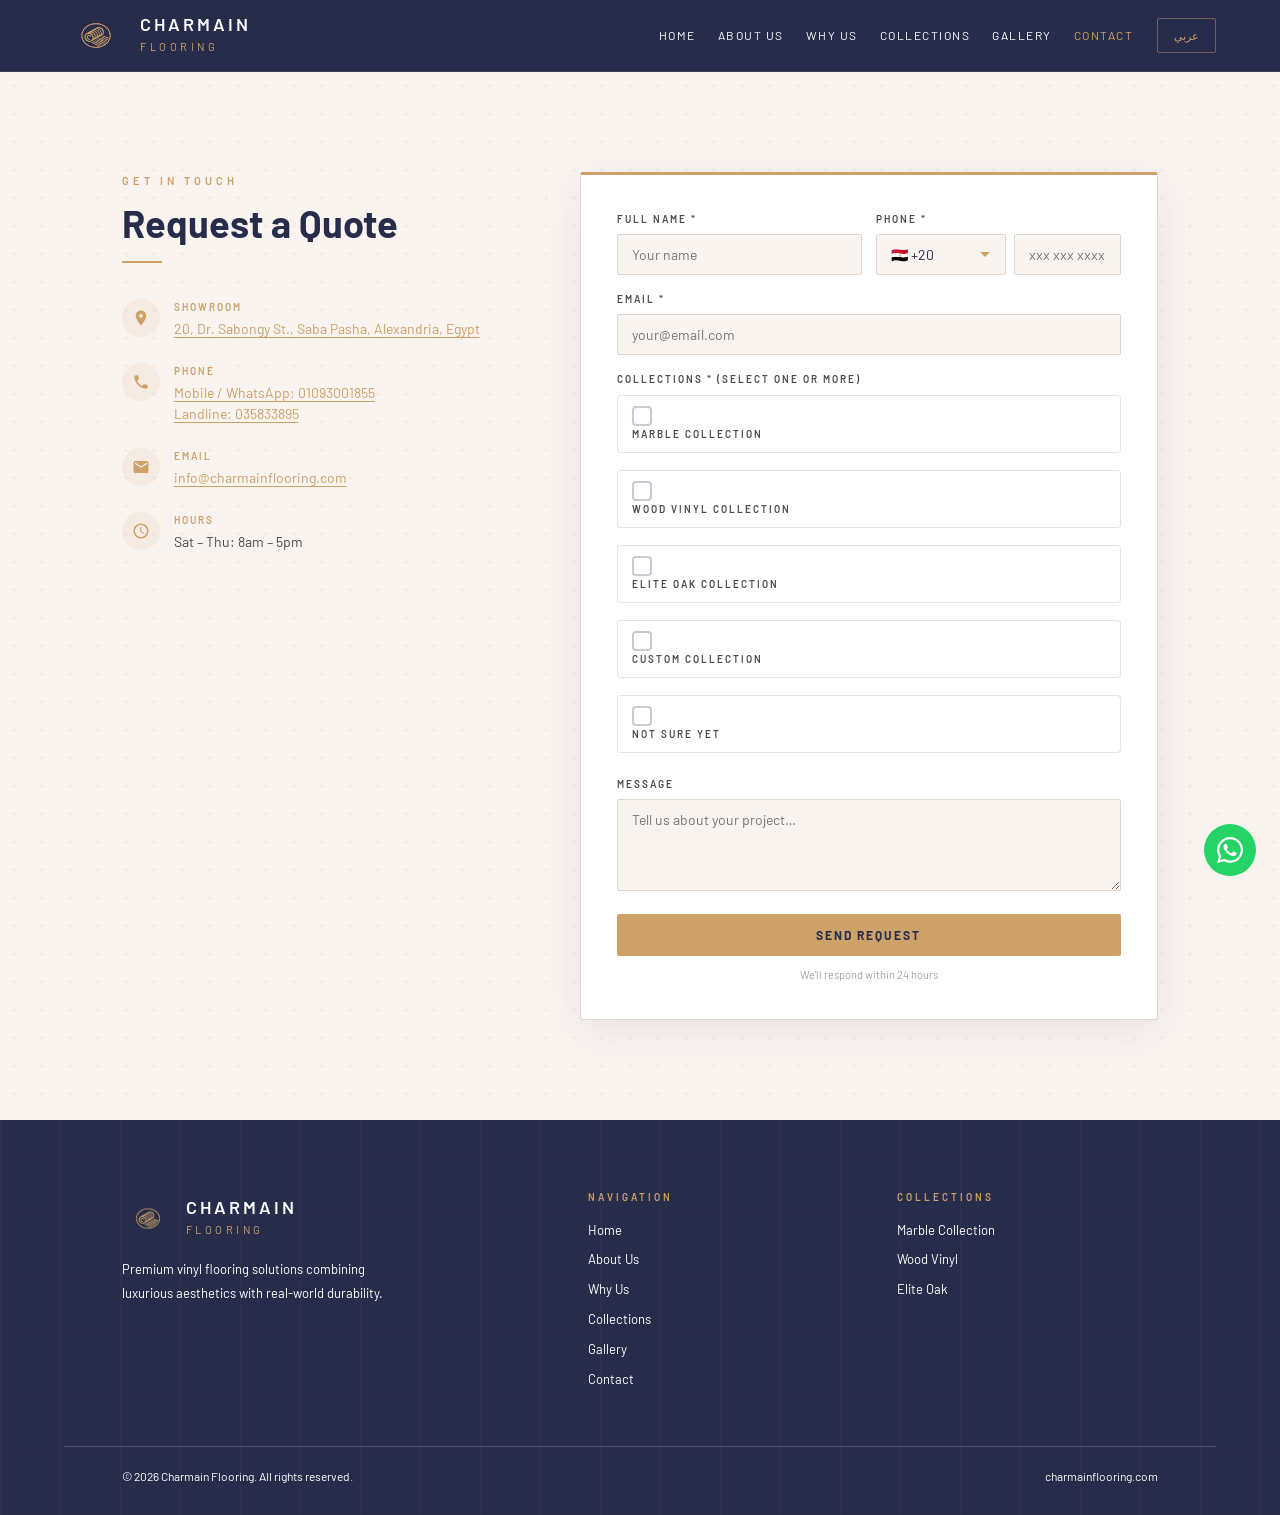
<file: contact.html>
<!DOCTYPE html>
<html lang="en">
<head>
<title>Contact — Charmain Flooring</title>
<meta charset="UTF-8">
<meta name="viewport" content="width=device-width, initial-scale=1.0">
<meta name="description" content="Get in touch with Charmain Flooring. Call 035833895, WhatsApp 01093001855, or fill out our contact form for a quote.">
<meta name="keywords" content="vinyl flooring Egypt, vinyl flooring Alexandria, LVT flooring Egypt, flooring Egypt, vinyl Egypt, vinyl flooring">
<meta property="og:title" content="Contact Charmain Flooring ? Vinyl Flooring Quotes Egypt">
<meta property="og:description" content="Get in touch with Charmain Flooring. Call 035833895, WhatsApp 01093001855, or fill out our contact form for a quote.">
<meta property="og:image" content="https://charmainflooring.com/images/og-image.jpg">
<meta property="og:url" content="https://charmainflooring.com/contact.html">
<meta property="og:type" content="website">
<meta name="twitter:card" content="summary_large_image">
<meta name="twitter:title" content="Contact Charmain Flooring ? Vinyl Flooring Quotes Egypt">
<meta name="twitter:description" content="Get in touch with Charmain Flooring. Call 035833895, WhatsApp 01093001855, or fill out our contact form for a quote.">
<meta name="twitter:image" content="https://charmainflooring.com/images/og-image.jpg">
<script type="application/ld+json">
{
  "@context": "https://schema.org",
  "@type": "LocalBusiness",
  "name": "Charmain Flooring",
  "telephone": "+20035833895",
  "address": {
    "@type": "PostalAddress",
    "addressCountry": "EG",
    "addressLocality": "Alexandria"
  },
  "url": "https://charmainflooring.com"
}
</script>
<link rel="icon" href="/favicon.ico" sizes="any">
<link rel="apple-touch-icon" sizes="180x180" href="favicon_io/apple-touch-icon.png">
<link rel="icon" type="image/png" sizes="32x32" href="favicon_io/favicon-32x32.png">
<link rel="icon" type="image/png" sizes="16x16" href="favicon_io/favicon-16x16.png">
<link rel="shortcut icon" href="favicon_io/favicon.ico">
<link rel="manifest" href="favicon_io/site.webmanifest">
<link rel="preconnect" href="https://fonts.googleapis.com">
<link rel="preconnect" href="https://fonts.gstatic.com" crossorigin>
<link href="https://fonts.googleapis.com/css2?family=Barlow:wght@400;600;700&family=Cairo:wght@400;600;700&display=swap" rel="stylesheet">
<link rel="stylesheet" href="styles.css?v=3">
  <link rel="stylesheet" href="https://cdnjs.cloudflare.com/ajax/libs/font-awesome/6.5.2/css/all.min.css">
</head>
<body id="body">

<!-- NAV -->
<nav id="navbar">
  <a class="logo" href="index.html">
    <div class="logo-mark"><img src="images/logo.png" alt="Charmain Flooring Logo" style="width:64px;height:64px;object-fit:contain;"></div>
    <div class="logo-text-wrap">
      <span class="brand">Charmain</span>
      <span class="sub" data-en="Flooring" data-ar="للأرضيات">Flooring</span>
    </div>
  </a>
  <div class="nav-right">
    <ul class="nav-links">
      <li><a href="index.html" class="" data-en="Home" data-ar="الرئيسية">Home</a></li>
      <li><a href="about.html" class="" data-en="About Us" data-ar="من نحن">About Us</a></li>
      <li><a href="why-us.html" class="" data-en="Why Us" data-ar="لماذا نحن">Why Us</a></li>
      <li><a href="collections.html" class="" data-en="Collections" data-ar="المجموعات">Collections</a></li>
      <li><a href="gallery.html" class="" data-en="Gallery" data-ar="المعرض">Gallery</a></li>
      <li><a href="contact.html" class="active" data-en="Contact" data-ar="اتصل بنا">Contact</a></li>
    </ul>
    <button class="lang-btn" id="langBtn" type="button" aria-label="Switch language">عربي</button>
    <button class="hamburger" id="ham" type="button" aria-label="Menu" aria-expanded="false" aria-controls="mobileMenu"><span></span><span></span><span></span></button>
  </div>
</nav>

<div class="mobile-menu" id="mobileMenu">
  <a href="index.html" data-en="Home" data-ar="الرئيسية">Home</a>
  <a href="about.html" data-en="About Us" data-ar="من نحن">About Us</a>
  <a href="why-us.html" data-en="Why Us" data-ar="لماذا نحن">Why Us</a>
  <a href="collections.html" data-en="Collections" data-ar="المجموعات">Collections</a>
  <a href="gallery.html" data-en="Gallery" data-ar="المعرض">Gallery</a>
  <a href="contact.html" data-en="Contact" data-ar="اتصل بنا">Contact</a>
  <div class="mob-lang-wrap">
    <button class="lang-btn mob-lang" id="langBtnMob" type="button" aria-label="Switch language">عربي</button>
  </div>
</div>

<!-- ══ PAGE: CONTACT ════════════════════════════════════════════════════════ -->


<section class="contact section-pad">
  <div class="container contact-grid">
    <div class="contact-info">
      <p class="eyebrow" data-en="Get in Touch" data-ar="تواصل معنا">Get in Touch</p>
      <h2 data-en="Request a Quote" data-ar="اطلب عرض سعر">Request a Quote</h2>
      <div class="gold-bar"></div>
      <div class="c-item">
        <svg viewBox="0 0 24 24"><path d="M12 2C8.13 2 5 5.13 5 9c0 5.25 7 13 7 13s7-7.75 7-13c0-3.87-3.13-7-7-7zm0 9.5c-1.38 0-2.5-1.12-2.5-2.5s1.12-2.5 2.5-2.5 2.5 1.12 2.5 2.5-1.12 2.5-2.5 2.5z"/></svg>
        <div><span class="c-label" data-en="Showroom" data-ar="المعرض">Showroom</span><span class="c-val"><a href="https://maps.google.com/maps?vet=10CAAQoqAOahcKEwiYt_as7JqVAxUAAAAAHQAAAAAQFw..i&pvq=CgsvZy8xdGY4OW1wbCIlCh8yMCwgRHIuIFNhYm9uZ3kgU3QuLCBTYWJhIFBhc2hhEAIYAw&lqi=[base64]&fvr=1&cs=1&um=1&ie=UTF-8&fb=1&gl=eg&sa=X&ftid=0x14f5c4d8eb8921c5:0xcb2364164283d0a2" target="_blank" rel="noopener" data-en="20, Dr. Sabongy  St., Saba Pasha, Alexandria, Egypt" data-ar="20 ش. د. سابونجي، سابا باشا، الإسكندرية، مصر">20, Dr. Sabongy  St., Saba Pasha, Alexandria, Egypt</a></span></div>
      </div>
      <div class="c-item">
        <svg viewBox="0 0 24 24"><path d="M6.62 10.79c1.44 2.83 3.76 5.14 6.59 6.59l2.2-2.2c.27-.27.67-.36 1.02-.24 1.12.37 2.33.57 3.57.57.55 0 1 .45 1 1V20c0 .55-.45 1-1 1-9.39 0-17-7.61-17-17 0-.55.45-1 1-1h3.5c.55 0 1 .45 1 1 0 1.25.2 2.45.57 3.57.11.35.03.74-.25 1.02l-2.2 2.2z"/></svg>
        <div><span class="c-label" data-en="Phone" data-ar="الهاتف">Phone</span><span class="c-val"><a href="https://wa.me/201093001855" target="_blank" rel="noopener" data-en="Mobile / WhatsApp: 01093001855" data-ar="موبايل / واتساب: 01093001855">Mobile / WhatsApp: 01093001855</a><br><a href="tel:035833895" data-en="Landline: 035833895" data-ar="الخط الأرضي: 035833895">Landline: 035833895</a></span></div>
      </div>
      <div class="c-item">
        <svg viewBox="0 0 24 24"><path d="M20 4H4c-1.1 0-2 .9-2 2v12c0 1.1.9 2 2 2h16c1.1 0 2-.9 2-2V6c0-1.1-.9-2-2-2zm0 4l-8 5-8-5V6l8 5 8-5v2z"/></svg>
        <div><span class="c-label" data-en="Email" data-ar="البريد الإلكتروني">Email</span><span class="c-val"><a href="mailto:info@charmainflooring.com">info@charmainflooring.com</a></span></div>
      </div>
      <div class="c-item">
        <svg viewBox="0 0 24 24"><path d="M11.99 2C6.47 2 2 6.48 2 12s4.47 10 9.99 10C17.52 22 22 17.52 22 12S17.52 2 11.99 2zM12 20c-4.42 0-8-3.58-8-8s3.58-8 8-8 8 3.58 8 8-3.58 8-8 8zm.5-13H11v6l5.25 3.15.75-1.23-4.5-2.67V7z"/></svg>
        <div><span class="c-label" data-en="Hours" data-ar="ساعات العمل">Hours</span><span class="c-val" data-en="Sat – Thu: 8am – 5pm" data-ar="السبت – الخميس: 8ص – 5م">Sat – Thu: 8am – 5pm</span></div>
      </div>
    </div>
    <form class="contact-form" id="contactForm" action="contact.php" method="POST">
      <input type="hidden" name="design_code" id="designCodeInput" value="">
      <!-- Honeypot spam protection - must be empty -->
      <input type="text" name="botcheck" style="display:none !important; position:absolute; left:-9999px;">
      <!-- Additional honeypot field -->
      <input type="text" name="website" style="display:none !important; position:absolute; left:-9999px;" tabindex="-1" autocomplete="off">

      <!-- Name + Phone -->
      <div class="f-row">
        <div class="f-group">
          <label data-en="Full Name *" data-ar="الاسم الكامل *">Full Name *</label>
          <input type="text" name="name" required data-placeholder-en="Your name" data-placeholder-ar="اسمك" placeholder="Your name">
        </div>
        <div class="f-group">
          <label data-en="Phone *" data-ar="الهاتف *">Phone *</label>
          <div class="phone-field-wrap">
            <select name="country_code" class="country-code-select" id="countryCodeSelect">
              <option value="+20">🇪🇬 +20</option>
              <option value="+86">🇨🇳 +86</option>
              <option value="+966">🇸🇦 +966</option>
              <option value="+971">🇦🇪 +971</option>
              <option value="+974">🇶🇦 +974</option>
              <option value="+965">🇰🇼 +965</option>
              <option value="+973">🇧🇭 +973</option>
              <option value="+968">🇴🇲 +968</option>
              <option value="+962">🇯🇴 +962</option>
              <option value="+961">🇱🇧 +961</option>
              <option value="+249">🇸🇩 +249</option>
              <option value="+218">🇱🇾 +218</option>
              <option value="+216">🇹🇳 +216</option>
              <option value="+212">🇲🇦 +212</option>
              <option value="+44">🇬🇧 +44</option>
              <option value="+1">🇺🇸 +1</option>
              <option value="+33">🇫🇷 +33</option>
              <option value="+49">🇩🇪 +49</option>
              <option value="+39">🇮🇹 +39</option>
            </select>
            <input type="tel" name="phone" required data-placeholder-en="xxx xxx xxxx" data-placeholder-ar="xxx xxx xxxx" placeholder="xxx xxx xxxx">
          </div>
        </div>
      </div>

      <!-- Email -->
      <div class="f-group">
        <label data-en="Email *" data-ar="البريد الإلكتروني *">Email *</label>
        <input type="email" name="email" required data-placeholder-en="your@email.com" data-placeholder-ar="بريدك@example.com" placeholder="your@email.com">
      </div>

      <!-- Collection selector (multi-select checkboxes) -->
      <div class="f-group">
        <label data-en="Collections * (select one or more)" data-ar="المجموعات * (اختر واحدة أو أكثر)">Collections * (select one or more)</label>
        <div class="collection-checkboxes" id="collectionCheckboxes">
          <label class="collection-checkbox-item">
            <input type="checkbox" name="collections[]" value="marble">
            <span class="checkbox-custom"></span>
            <span data-en="Marble Collection" data-ar="مجموعة الرخام">Marble Collection</span>
          </label>
          <label class="collection-checkbox-item">
            <input type="checkbox" name="collections[]" value="wood">
            <span class="checkbox-custom"></span>
            <span data-en="Wood Vinyl Collection" data-ar="مجموعة فينيل الخشب">Wood Vinyl Collection</span>
          </label>
          <label class="collection-checkbox-item">
            <input type="checkbox" name="collections[]" value="elite">
            <span class="checkbox-custom"></span>
            <span data-en="Elite Oak Collection" data-ar="مجموعة إيليت أوك">Elite Oak Collection</span>
          </label>
          <label class="collection-checkbox-item">
            <input type="checkbox" name="collections[]" value="custom">
            <span class="checkbox-custom"></span>
            <span data-en="Custom Collection" data-ar="مجموعة مخصصة">Custom Collection</span>
          </label>
          <label class="collection-checkbox-item">
            <input type="checkbox" name="collections[]" value="not-sure">
            <span class="checkbox-custom"></span>
            <span data-en="Not sure yet" data-ar="لست متأكداً بعد">Not sure yet</span>
          </label>
        </div>
        <p class="f-error" id="collectionError" style="display:none;color:#c0392b;font-size:12px;margin-top:6px;" data-en="Please select at least one collection" data-ar="يرجى اختيار مجموعة واحدة على الأقل">Please select at least one collection</p>
      </div>

      <!-- ── DESIGN PICKER (shown based on collection selection) ── -->
      <div id="formDesignPicker" style="display:none;">
        <div class="f-group">
          <label data-en="Select Designs (click to select multiple)" data-ar="اختر التصاميم (انقر لاختيار أكثر من واحد)">Select Designs (click to select multiple)</label>
          <p class="f-hint" data-en="Click swatches to select your preferred designs. Click again to deselect." data-ar="انقر على اللوحات لاختيار التصاميم المفضلة. انقر مرة أخرى لإلغاء التحديد.">Click swatches to select your preferred designs. Click again to deselect.</p>

          <!-- Marble designs -->
          <div id="formSwatches-marble" class="form-swatch-group" style="display:none;">
            <div class="form-swatch-row">
              <div class="form-swatch-item" data-code="CVG-T01" data-name-en="Blue Graphite" data-name-ar="جرافيت أزرق" data-bg="images/Marble/CVG-T01.jpg"><div class="form-swatch-thumb" style="background:url('images/Marble/CVG-T01.jpg') center/cover"></div><span class="form-swatch-code">CVG-T01</span><span class="form-swatch-name" data-en="Blue Graphite" data-ar="جرافيت أزرق">Blue Graphite</span></div>
              <div class="form-swatch-item" data-code="CVG-T02" data-name-en="Beige Dark Graphite" data-name-ar="جرافيت بيج داكن" data-bg="images/Marble/CVG-T02.jpg"><div class="form-swatch-thumb" style="background:url('images/Marble/CVG-T02.jpg') center/cover"></div><span class="form-swatch-code">CVG-T02</span><span class="form-swatch-name" data-en="Beige Dark Graphite" data-ar="جرافيت بيج داكن">Beige Dark Graphite</span></div>
              <div class="form-swatch-item" data-code="CVG-T03" data-name-en="Red Graphite" data-name-ar="جرافيت أحمر" data-bg="images/Marble/CVG-T03.jpg"><div class="form-swatch-thumb" style="background:url('images/Marble/CVG-T03.jpg') center/cover"></div><span class="form-swatch-code">CVG-T03</span><span class="form-swatch-name" data-en="Red Graphite" data-ar="جرافيت أحمر">Red Graphite</span></div>
              <div class="form-swatch-item" data-code="CVG-T04" data-name-en="Light Grey Graphite" data-name-ar="جرافيت رمادي فاتح" data-bg="images/Marble/CVG-T04.jpg"><div class="form-swatch-thumb" style="background:url('images/Marble/CVG-T04.jpg') center/cover"></div><span class="form-swatch-code">CVG-T04</span><span class="form-swatch-name" data-en="Light Grey Graphite" data-ar="جرافيت رمادي فاتح">Light Grey Graphite</span></div>
              <div class="form-swatch-item" data-code="CVG-T05" data-name-en="Beige Multicolor Graphite" data-name-ar="جرافيت بيج متعدد الألوان" data-bg="images/Marble/CVG-T05.jpg"><div class="form-swatch-thumb" style="background:url('images/Marble/CVG-T05.jpg') center/cover"></div><span class="form-swatch-code">CVG-T05</span><span class="form-swatch-name" data-en="Beige Multicolor Graphite" data-ar="جرافيت بيج متعدد الألوان">Beige Multicolor Graphite</span></div>
              <div class="form-swatch-item" data-code="CVG-T07" data-name-en="Terrazzo T07" data-name-ar="تيرازو T07" data-bg="images/Marble/CVG-T07.jpg"><div class="form-swatch-thumb" style="background:url('images/Marble/CVG-T07.jpg') center/cover"></div><span class="form-swatch-code">CVG-T07</span><span class="form-swatch-name" data-en="Terrazzo T07" data-ar="تيرازو T07">Terrazzo T07</span></div>
              <div class="form-swatch-item" data-code="CVG-T08" data-name-en="Terrazzo T08" data-name-ar="تيرازو T08" data-bg="images/Marble/CVG-T08.jpg"><div class="form-swatch-thumb" style="background:url('images/Marble/CVG-T08.jpg') center/cover"></div><span class="form-swatch-code">CVG-T08</span><span class="form-swatch-name" data-en="Terrazzo T08" data-ar="تيرازو T08">Terrazzo T08</span></div>
              <div class="form-swatch-item" data-code="CVG-T09" data-name-en="Terrazzo T09" data-name-ar="تيرازو T09" data-bg="images/Marble/CVG-T09.jpg"><div class="form-swatch-thumb" style="background:url('images/Marble/CVG-T09.jpg') center/cover"></div><span class="form-swatch-code">CVG-T09</span><span class="form-swatch-name" data-en="Terrazzo T09" data-ar="تيرازو T09">Terrazzo T09</span></div>
              <div class="form-swatch-item" data-code="CVG-C07" data-name-en="White Calacatta" data-name-ar="كالاكاتا ابيض" data-bg="images/Marble/CVG-C07.jpeg"><div class="form-swatch-thumb" style="background:url('images/Marble/CVG-C07.jpeg') center/cover"></div><span class="form-swatch-code">CVG-C07</span><span class="form-swatch-name" data-en="White Calacatta" data-ar="كالاكاتا ابيض">White Calacatta</span></div>
              <div class="form-swatch-item" data-code="CVG-C08" data-name-en="Golden Calacatta" data-name-ar="كالاكاتا ذهبي" data-bg="images/Marble/CVG-C08.jpeg"><div class="form-swatch-thumb" style="background:url('images/Marble/CVG-C08.jpeg') center/cover"></div><span class="form-swatch-code">CVG-C08</span><span class="form-swatch-name" data-en="Golden Calacatta" data-ar="كالاكاتا ذهبي">Golden Calacatta</span></div>
              <div class="form-swatch-item" data-code="CVG-C09" data-name-en="Dark Grey Calacatta" data-name-ar="كالاكاتا رمادي داكن" data-bg="images/Marble/CVG-C09.jpeg"><div class="form-swatch-thumb" style="background:url('images/Marble/CVG-C09.jpeg') center/cover"></div><span class="form-swatch-code">CVG-C09</span><span class="form-swatch-name" data-en="Dark Grey Calacatta" data-ar="كالاكاتا رمادي داكن">Dark Grey Calacatta</span></div>
              <div class="form-swatch-item" data-code="CVG-C10" data-name-en="Light Grey Calacatta" data-name-ar="كالاكاتا رمادي فاتح" data-bg="images/Marble/CVG-C10.jpeg"><div class="form-swatch-thumb" style="background:url('images/Marble/CVG-C10.jpeg') center/cover"></div><span class="form-swatch-code">CVG-C10</span><span class="form-swatch-name" data-en="Light Grey Calacatta" data-ar="كالاكاتا رمادي فاتح">Light Grey Calacatta</span></div>
              <div class="form-swatch-item" data-code="CVG-G05" data-name-en="Graphite Dark Grey" data-name-ar="جرافيت رمادي داكن" data-bg="images/Marble/CVG-G05.jpg"><div class="form-swatch-thumb" style="background:url('images/Marble/CVG-G05.jpg') center/cover"></div><span class="form-swatch-code">CVG-G05</span><span class="form-swatch-name" data-en="Graphite Dark Grey" data-ar="جرافيت رمادي داكن">Graphite Dark Grey</span></div>
              <div class="form-swatch-item" data-code="CVG-G06" data-name-en="Graphite G06" data-name-ar="جرافيت G06" data-bg="images/Marble/CVG-G06.jpg"><div class="form-swatch-thumb" style="background:url('images/Marble/CVG-G06.jpg') center/cover"></div><span class="form-swatch-code">CVG-G06</span><span class="form-swatch-name" data-en="Graphite G06" data-ar="جرافيت G06">Graphite G06</span></div>
              <div class="form-swatch-item" data-code="CVG-G07" data-name-en="Graphite G07" data-name-ar="جرافيت G07" data-bg="images/Marble/CVG-G07.jpg"><div class="form-swatch-thumb" style="background:url('images/Marble/CVG-G07.jpg') center/cover"></div><span class="form-swatch-code">CVG-G07</span><span class="form-swatch-name" data-en="Graphite G07" data-ar="جرافيت G07">Graphite G07</span></div>
              <div class="form-swatch-item" data-code="CVG-G08" data-name-en="Graphite G08" data-name-ar="جرافيت G08" data-bg="images/Marble/CVG-G08.jpg"><div class="form-swatch-thumb" style="background:url('images/Marble/CVG-G08.jpg') center/cover"></div><span class="form-swatch-code">CVG-G08</span><span class="form-swatch-name" data-en="Graphite G08" data-ar="جرافيت G08">Graphite G08</span></div>
              <div class="form-swatch-item" data-code="CVG-G010" data-name-en="Graphite G010" data-name-ar="جرافيت G010" data-bg="images/Marble/CVG-G010.jpg"><div class="form-swatch-thumb" style="background:url('images/Marble/CVG-G010.jpg') center/cover"></div><span class="form-swatch-code">CVG-G010</span><span class="form-swatch-name" data-en="Graphite G010" data-ar="جرافيت G010">Graphite G010</span></div>
            </div>
          </div>

          <!-- Wood Vinyl designs -->
          <div id="formSwatches-wood" class="form-swatch-group" style="display:none;">
            <div class="form-swatch-row">
              <div class="form-swatch-item" data-code="CVM-B01" data-name-en="Smoked Oak"              data-name-ar="بلوط مدخن"                    data-bg="images/Wood/CVM-B01.jpg"><div class="form-swatch-thumb" style="background:url('images/Wood/CVM-B01.jpg') center/cover"></div><span class="form-swatch-code">CVM-B01</span><span class="form-swatch-name" data-en="Smoked Oak"              data-ar="بلوط مدخن">Smoked Oak</span></div>
              <div class="form-swatch-item" data-code="CVM-B02" data-name-en="Natural Light Oak"       data-name-ar="بلوط فاتح طبيعي"              data-bg="images/Wood/CVM-B02.jpg"><div class="form-swatch-thumb" style="background:url('images/Wood/CVM-B02.jpg') center/cover"></div><span class="form-swatch-code">CVM-B02</span><span class="form-swatch-name" data-en="Natural Light Oak"       data-ar="بلوط فاتح طبيعي">Natural Light Oak</span></div>
              <div class="form-swatch-item" data-code="CVM-B03" data-name-en="Soft Brown Wood"         data-name-ar="خشب بني ناعم"                 data-bg="images/Wood/CVM-B03.jpg"><div class="form-swatch-thumb" style="background:url('images/Wood/CVM-B03.jpg') center/cover"></div><span class="form-swatch-code">CVM-B03</span><span class="form-swatch-name" data-en="Soft Brown Wood"         data-ar="خشب بني ناعم">Soft Brown Wood</span></div>
              <div class="form-swatch-item" data-code="CVM-C04" data-name-en="Golden Wood"             data-name-ar="خشب ذهبي"                     data-bg="images/Wood/CVM-C04.jpg"><div class="form-swatch-thumb" style="background:url('images/Wood/CVM-C04.jpg') center/cover"></div><span class="form-swatch-code">CVM-C04</span><span class="form-swatch-name" data-en="Golden Wood"             data-ar="خشب ذهبي">Golden Wood</span></div>
              <div class="form-swatch-item" data-code="CVM-C05" data-name-en="Warm Brown Wood"         data-name-ar="خشب بني دافئ"                 data-bg="images/Wood/CVM-C05.jpg"><div class="form-swatch-thumb" style="background:url('images/Wood/CVM-C05.jpg') center/cover"></div><span class="form-swatch-code">CVM-C05</span><span class="form-swatch-name" data-en="Warm Brown Wood"         data-ar="خشب بني دافئ">Warm Brown Wood</span></div>
              <div class="form-swatch-item" data-code="CVM-C06" data-name-en="Classic Oak C06"         data-name-ar="بلوط كلاسيكي C06"             data-bg="images/Wood/CVM-C06.jpg"><div class="form-swatch-thumb" style="background:url('images/Wood/CVM-C06.jpg') center/cover"></div><span class="form-swatch-code">CVM-C06</span><span class="form-swatch-name" data-en="Classic Oak C06"         data-ar="بلوط كلاسيكي C06">Classic Oak C06</span></div>
              <div class="form-swatch-item" data-code="CVM-C07" data-name-en="Classic Oak C07"         data-name-ar="بلوط كلاسيكي C07"             data-bg="images/Wood/CVM-C07.jpg"><div class="form-swatch-thumb" style="background:url('images/Wood/CVM-C07.jpg') center/cover"></div><span class="form-swatch-code">CVM-C07</span><span class="form-swatch-name" data-en="Classic Oak C07"         data-ar="بلوط كلاسيكي C07">Classic Oak C07</span></div>
              <div class="form-swatch-item" data-code="CVM-C010" data-name-en="Classic Oak C010"       data-name-ar="بلوط كلاسيكي C010"            data-bg="images/Wood/CVM-C010.jpg"><div class="form-swatch-thumb" style="background:url('images/Wood/CVM-C010.jpg') center/cover"></div><span class="form-swatch-code">CVM-C010</span><span class="form-swatch-name" data-en="Classic Oak C010"       data-ar="بلوط كلاسيكي C010">Classic Oak C010</span></div>
              <div class="form-swatch-item" data-code="CVM-P06" data-name-en="Herringbone Parquet"     data-name-ar="هارينغبون"                    data-bg="images/Wood/CVM-P06.jpg"><div class="form-swatch-thumb" style="background:url('images/Wood/CVM-P06.jpg') center/cover"></div><span class="form-swatch-code">CVM-P06</span><span class="form-swatch-name" data-en="Herringbone Parquet"     data-ar="هارينغبون">Herringbone Parquet</span></div>
              <div class="form-swatch-item" data-code="CVM-G07" data-name-en="Light Grey"              data-name-ar="رمادي فاتح"                   data-bg="images/Wood/CVM-G07.jpg"><div class="form-swatch-thumb" style="background:url('images/Wood/CVM-G07.jpg') center/cover"></div><span class="form-swatch-code">CVM-G07</span><span class="form-swatch-name" data-en="Light Grey"              data-ar="رمادي فاتح">Light Grey</span></div>
              <div class="form-swatch-item" data-code="CVM-R09" data-name-en="Rustic Multi-Tone Plank" data-name-ar="بلاط متعدد الألوان الريفي"   data-bg="images/Wood/CVM-R09.jpg"><div class="form-swatch-thumb" style="background:url('images/Wood/CVM-R09.jpg') center/cover"></div><span class="form-swatch-code">CVM-R09</span><span class="form-swatch-name" data-en="Rustic Multi-Tone Plank" data-ar="بلاط متعدد الألوان الريفي">Rustic Multi-Tone</span></div>
            </div>
          </div>

          <!-- Elite Oak designs -->
          <div id="formSwatches-elite" class="form-swatch-group" style="display:none;">
            <div class="form-swatch-row">
              <div class="form-swatch-item" data-code="CVM-E01" data-name-en="Deep-Grain Wood"   data-name-ar="خشب عميق الحبيبات" data-bg="images/Elite/CVM-E01.jpg"><div class="form-swatch-thumb" style="background:url('images/Elite/CVM-E01.jpg') center/cover no-repeat"></div><span class="form-swatch-code">CVM-E01</span><span class="form-swatch-name" data-en="Deep-Grain Wood"   data-ar="خشب عميق الحبيبات">Deep-Grain Wood</span></div>
              <div class="form-swatch-item" data-code="CVM-E02" data-name-en="Honey-Toned Wood"  data-name-ar="خشب عسلي اللون"   data-bg="images/Elite/CVM-E02.jpg"><div class="form-swatch-thumb" style="background:url('images/Elite/CVM-E02.jpg') center/cover no-repeat"></div><span class="form-swatch-code">CVM-E02</span><span class="form-swatch-name" data-en="Honey-Toned Wood"  data-ar="خشب عسلي اللون">Honey-Toned Wood</span></div>
              <div class="form-swatch-item" data-code="CVM-E03" data-name-en="Natural Warm Oak"  data-name-ar="بلوط دافئ طبيعي"  data-bg="images/Elite/CVM-E03.jpg"><div class="form-swatch-thumb" style="background:url('images/Elite/CVM-E03.jpg') center/cover no-repeat"></div><span class="form-swatch-code">CVM-E03</span><span class="form-swatch-name" data-en="Natural Warm Oak"  data-ar="بلوط دافئ طبيعي">Natural Warm Oak</span></div>
              <div class="form-swatch-item" data-code="CVM-E04" data-name-en="Wavy Wood Pattern" data-name-ar="نمط خشب متموج"    data-bg="images/Elite/CVM-E04.jpg"><div class="form-swatch-thumb" style="background:url('images/Elite/CVM-E04.jpg') center/cover no-repeat"></div><span class="form-swatch-code">CVM-E04</span><span class="form-swatch-name" data-en="Wavy Wood Pattern" data-ar="نمط خشب متموج">Wavy Wood Pattern</span></div>
              <div class="form-swatch-item" data-code="CVM-E05" data-name-en="Grey Light Oak"    data-name-ar="بلوط رمادي فاتح"  data-bg="images/Elite/CVM-E05.jpg"><div class="form-swatch-thumb" style="background:url('images/Elite/CVM-E05.jpg') center/cover no-repeat"></div><span class="form-swatch-code">CVM-E05</span><span class="form-swatch-name" data-en="Grey Light Oak"    data-ar="بلوط رمادي فاتح">Grey Light Oak</span></div>
              <div class="form-swatch-item" data-code="CVM-E06" data-name-en="Elite Oak E06" data-name-ar="إيليت أوك E06" data-bg="images/Elite/CVM-E06.jpg"><div class="form-swatch-thumb" style="background:url('images/Elite/CVM-E06.jpg') center/cover no-repeat"></div><span class="form-swatch-code">CVM-E06</span><span class="form-swatch-name" data-en="Elite Oak E06" data-ar="إيليت أوك E06">Elite Oak E06</span></div>
              <div class="form-swatch-item" data-code="CVM-E07" data-name-en="Elite Oak E07" data-name-ar="إيليت أوك E07" data-bg="images/Elite/CVM-E07.jpg"><div class="form-swatch-thumb" style="background:url('images/Elite/CVM-E07.jpg') center/cover no-repeat"></div><span class="form-swatch-code">CVM-E07</span><span class="form-swatch-name" data-en="Elite Oak E07" data-ar="إيليت أوك E07">Elite Oak E07</span></div>
              <div class="form-swatch-item" data-code="CVM-E010" data-name-en="Elite Oak E010" data-name-ar="إيليت أوك E010" data-bg="images/Elite/CVM-E010.jpg"><div class="form-swatch-thumb" style="background:url('images/Elite/CVM-E010.jpg') center/cover no-repeat"></div><span class="form-swatch-code">CVM-E010</span><span class="form-swatch-name" data-en="Elite Oak E010" data-ar="إيليت أوك E010">Elite Oak E010</span></div>
              <div class="form-swatch-item" data-code="CVM-E011" data-name-en="Elite Oak E011" data-name-ar="إيليت أوك E011" data-bg="images/Elite/CVM-E011.jpg"><div class="form-swatch-thumb" style="background:url('images/Elite/CVM-E011.jpg') center/cover no-repeat"></div><span class="form-swatch-code">CVM-E011</span><span class="form-swatch-name" data-en="Elite Oak E011" data-ar="إيليت أوك E011">Elite Oak E011</span></div>
            </div>
          </div>

          <!-- Selected designs display (multiple) -->
          <div id="formSelectedDesigns" style="display:none;margin-top:14px;">
            <div style="padding:12px 14px;background:rgba(205,161,104,0.06);border:1px solid rgba(205,161,104,0.25);border-radius:3px;">
              <div style="display:flex;justify-content:space-between;align-items:center;margin-bottom:10px;">
                <span style="font-size:11px;font-weight:600;letter-spacing:1px;color:var(--gold);text-transform:uppercase;" data-en="Selected Designs" data-ar="التصاميم المختارة">Selected Designs</span>
                <button type="button" id="formClearAllDesigns" style="background:none;border:none;color:rgba(39,44,74,0.4);font-size:11px;letter-spacing:1px;text-transform:uppercase;cursor:pointer;font-family:inherit;padding:2px 0;" data-en="Clear All" data-ar="مسح الكل">Clear All</button>
              </div>
              <div id="selectedDesignsList" style="display:flex;flex-wrap:wrap;gap:8px;"></div>
            </div>
          </div>
        </div>
      </div>

      <!-- ── CUSTOM FIELDS (shown when custom collection selected) ── -->
      <div id="formCustomFields" style="display:none;">
        <div class="f-group">
          <label data-en="Thickness" data-ar="السماكة">Thickness</label>
          <select name="thickness">
            <option value="" data-en="Select thickness…" data-ar="اختر السماكة…">Select thickness…</option>
            <option value="0.5mm" data-en="0.5mm" data-ar="0.5مم">0.5mm</option>
            <option value="1.0mm" data-en="1.0mm" data-ar="1.0مم">1.0mm</option>
            <option value="1.5mm" data-en="1.5mm" data-ar="1.5مم">1.5mm</option>
            <option value="2.0mm" data-en="2.0mm" data-ar="2.0مم">2.0mm</option>
          </select>
        </div>

        <div class="f-group">
          <label data-en="Pattern" data-ar="النمط">Pattern</label>
          <input type="text" name="pattern" data-placeholder-en="Enter pattern code or description…" data-placeholder-ar="أدخل رمز النمط أو الوصف…" placeholder="Enter pattern code or description…" />
        </div>
      </div>

      <!-- Message -->
      <div class="f-group">
        <label data-en="Message" data-ar="رسالتك">Message</label>
        <textarea name="message" rows="4" data-placeholder-en="Tell us about your project…" data-placeholder-ar="أخبرنا عن مشروعك…" placeholder="Tell us about your project…"></textarea>
      </div>

      <button type="submit" class="btn-gold" data-en="Send Request" data-ar="إرسال الطلب">Send Request</button>
      <p class="f-note" id="formStatus" data-en="We'll respond within 24 hours" data-ar="سنرد خلال 24 ساعة">We'll respond within 24 hours</p>
    </form>
<div id="formSuccess" style="display:none; color: green; margin-top: 1rem; font-weight: 600;">
  ✅ Thank you! Your message has been sent. We'll be in touch shortly.
</div>
<div id="formError" style="display:none; color: red; margin-top: 1rem; font-weight: 600;"></div>
  </div>
</section>

<!-- ══ FOOTER ═══════════════════════════════════════════════════════════════ -->
<footer>
  <div class="container footer-grid">
    <div class="f-brand">
      <div class="logo" style="margin-bottom:14px;">
        <div class="logo-mark" style="width:52px;height:52px;"><img loading="lazy" src="images/logo.png" alt="Charmain Flooring" style="width:52px;height:52px;object-fit:contain;"></div>
        <div class="logo-text-wrap">
          <span class="brand">Charmain</span>
          <span class="sub" data-en="Flooring" data-ar="للأرضيات">Flooring</span>
        </div>
      </div>
      <p data-en="Premium vinyl flooring solutions combining luxurious aesthetics with real-world durability." data-ar="حلول أرضيات فينيل فاخرة تجمع بين الجمالية الراقية والمتانة الحقيقية.">Premium vinyl flooring solutions combining luxurious aesthetics with real-world durability.</p>
    </div>
    <div class="f-col">
      <h4 data-en="Navigation" data-ar="روابط">Navigation</h4>
      <a href="index.html" data-en="Home" data-ar="الرئيسية">Home</a>
      <a href="about.html" data-en="About Us" data-ar="من نحن">About Us</a>
      <a href="why-us.html" data-en="Why Us" data-ar="لماذا نحن">Why Us</a>
  <a href="collections.html" data-en="Collections" data-ar="المجموعات">Collections</a>
      <a href="gallery.html" data-en="Gallery" data-ar="المعرض">Gallery</a>
      <a href="contact.html" data-en="Contact" data-ar="اتصل بنا">Contact</a>
    </div>
    <div class="f-col">
      <h4 data-en="Collections" data-ar="المجموعات">Collections</h4>
      <a href="collections.html" data-en="Marble Collection" data-ar="مجموعة الرخام">Marble Collection</a>
      <a href="collections.html" data-en="Wood Vinyl" data-ar="فينيل الخشب">Wood Vinyl</a>
      <a href="collections.html" data-en="Elite Oak" data-ar="إيليت أوك">Elite Oak</a>
    </div>
  </div>
  <div class="footer-bottom container">
    <p data-en="© 2026 Charmain Flooring. All rights reserved." data-ar="© 2026 شارمين فلورينج. جميع الحقوق محفوظة.">© 2026 Charmain Flooring. All rights reserved.</p>
    <p>charmainflooring.com</p>
  </div>
</footer>

<!-- WHATSAPP -->
<a href="https://wa.me/201093001855" class="wa-btn" target="_blank" aria-label="WhatsApp">
  <svg viewBox="0 0 24 24"><path d="M17.472 14.382c-.297-.149-1.758-.867-2.03-.967-.273-.099-.471-.148-.67.15-.197.297-.767.966-.94 1.164-.173.199-.347.223-.644.075-.297-.15-1.255-.463-2.39-1.475-.883-.788-1.48-1.761-1.653-2.059-.173-.297-.018-.458.13-.606.134-.133.298-.347.446-.52.149-.174.198-.298.298-.497.099-.198.05-.371-.025-.52-.075-.149-.669-1.612-.916-2.207-.242-.579-.487-.5-.669-.51-.173-.008-.371-.01-.57-.01-.198 0-.52.074-.792.372-.272.297-1.04 1.016-1.04 2.479 0 1.462 1.065 2.875 1.213 3.074.149.198 2.096 3.2 5.077 4.487.709.306 1.262.489 1.694.625.712.227 1.36.195 1.871.118.571-.085 1.758-.719 2.006-1.413.248-.694.248-1.289.173-1.413-.074-.124-.272-.198-.57-.347m-5.421 7.403h-.004a9.87 9.87 0 01-5.031-1.378l-.361-.214-3.741.982.998-3.648-.235-.374a9.86 9.86 0 01-1.51-5.26c.001-5.45 4.436-9.884 9.888-9.884 2.64 0 5.122 1.03 6.988 2.898a9.825 9.825 0 012.893 6.994c-.003 5.45-4.437 9.884-9.885 9.884m8.413-18.297A11.815 11.815 0 0012.05 0C5.495 0 .16 5.335.157 11.892c0 2.096.547 4.142 1.588 5.945L.057 24l6.305-1.654a11.882 11.882 0 005.683 1.448h.005c6.554 0 11.89-5.335 11.893-11.893a11.821 11.821 0 00-3.48-8.413z"/></svg>
</a>

<!-- LIGHTBOX -->
<div class="lightbox-overlay" id="swatchLightbox" onclick="closeLightbox(event)" role="dialog" aria-modal="true" aria-labelledby="lbName">
  <div class="lightbox-card" onclick="event.stopPropagation()">
    <button class="lightbox-close" type="button" aria-label="Close swatch details" onclick="closeLightbox()">&times;</button>
    <div class="lightbox-swatch" id="lbSwatch"></div>
    <span class="lightbox-code" id="lbCode"></span>
    <span class="lightbox-name" id="lbName"></span>
    <p id="lbDesc" style="font-size:13px;color:#888;line-height:1.6;margin:8px 0 4px;font-family:inherit;"></p>
    <div class="lightbox-specs">
      <span class="lightbox-spec" data-en="2m Width" data-ar="عرض 2م">2m Width</span>
      <span class="lightbox-spec" data-en="25m Length" data-ar="طول 25م">25m Length</span>
      <span class="lightbox-spec" data-en="50m² Coverage" data-ar="تغطية 50م²">50m² Coverage</span>
      <span class="lightbox-spec" id="lbThick"></span>
    </div>
    <button class="lightbox-cta" type="button" onclick="closeLightbox();window.location='contact.html';" data-en="Request Sample" data-ar="اطلب عينة">Request Sample</button>
  </div>
</div>

<script src="script.js?v=3"></script>
</body>
</html>
</file>
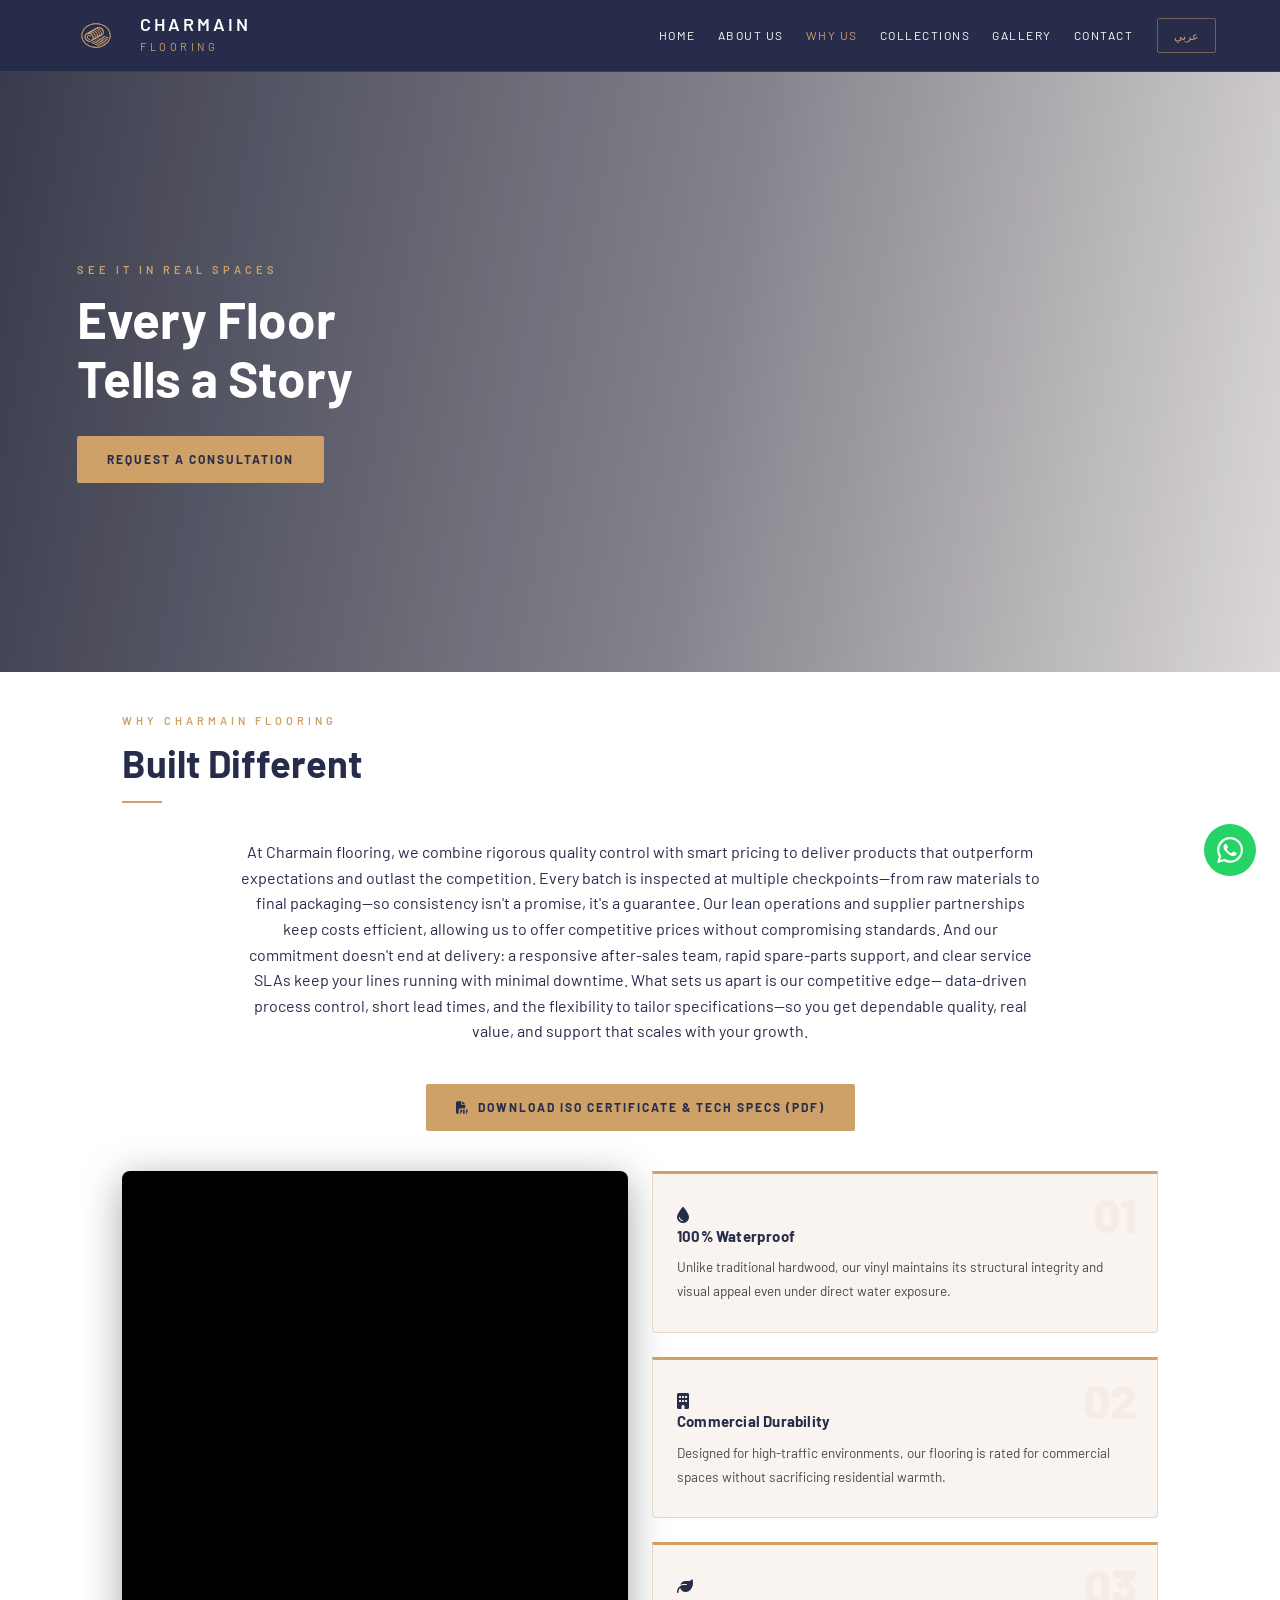
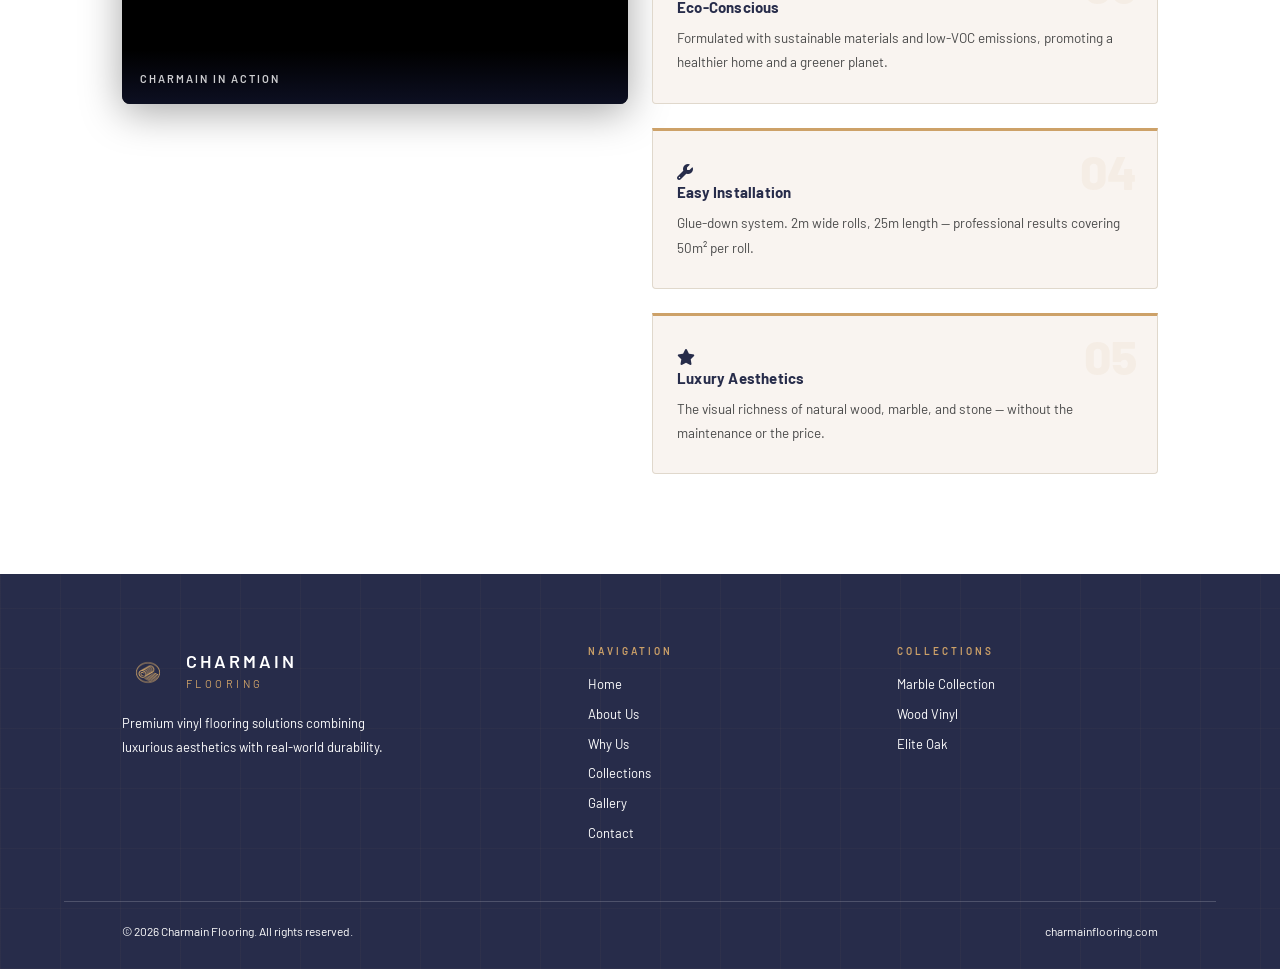
<file: why-us.html>
<!DOCTYPE html>
<html lang="en">
<head>
<title>Why Us — Charmain Flooring</title>
<meta charset="UTF-8">
<meta name="viewport" content="width=device-width, initial-scale=1.0">
<meta name="description" content="Discover why clients choose Charmain Flooring ? rigorous quality control, competitive pricing, and after-sales support that scales with your growth.">
<meta name="keywords" content="vinyl flooring Egypt, vinyl flooring Alexandria, LVT flooring Egypt, flooring Egypt, vinyl Egypt, vinyl flooring">
<meta property="og:title" content="Why Choose Charmain Flooring ? Quality Vinyl Flooring Egypt">
<meta property="og:description" content="Discover why clients choose Charmain Flooring ? rigorous quality control, competitive pricing, and after-sales support that scales with your growth.">
<meta property="og:image" content="https://charmainflooring.com/images/og-image.jpg">
<meta property="og:url" content="https://charmainflooring.com/why-us.html">
<meta property="og:type" content="website">
<meta name="twitter:card" content="summary_large_image">
<meta name="twitter:title" content="Why Choose Charmain Flooring ? Quality Vinyl Flooring Egypt">
<meta name="twitter:description" content="Discover why clients choose Charmain Flooring ? rigorous quality control, competitive pricing, and after-sales support that scales with your growth.">
<meta name="twitter:image" content="https://charmainflooring.com/images/og-image.jpg">
<script type="application/ld+json">
{
  "@context": "https://schema.org",
  "@type": "LocalBusiness",
  "name": "Charmain Flooring",
  "telephone": "+20035833895",
  "address": {
    "@type": "PostalAddress",
    "addressCountry": "EG",
    "addressLocality": "Alexandria"
  },
  "url": "https://charmainflooring.com"
}
</script>
<link rel="icon" href="/favicon.ico" sizes="any">
<link rel="apple-touch-icon" sizes="180x180" href="favicon_io/apple-touch-icon.png">
<link rel="icon" type="image/png" sizes="32x32" href="favicon_io/favicon-32x32.png">
<link rel="icon" type="image/png" sizes="16x16" href="favicon_io/favicon-16x16.png">
<link rel="shortcut icon" href="favicon_io/favicon.ico">
<link rel="manifest" href="favicon_io/site.webmanifest">
<link rel="preconnect" href="https://fonts.googleapis.com">
<link rel="preconnect" href="https://fonts.gstatic.com" crossorigin>
<link href="https://fonts.googleapis.com/css2?family=Barlow:wght@400;600;700&family=Cairo:wght@400;600;700&display=swap" rel="stylesheet">
<link rel="stylesheet" href="https://cdnjs.cloudflare.com/ajax/libs/font-awesome/6.5.0/css/all.min.css">
<link rel="stylesheet" href="styles.css?v=3">
</head>
<body id="body">

<!-- NAV -->
<nav id="navbar">
  <a class="logo" href="index.html">
    <div class="logo-mark"><img src="images/logo.png" alt="Charmain Flooring Logo" style="width:64px;height:64px;object-fit:contain;"></div>
    <div class="logo-text-wrap">
      <span class="brand">Charmain</span>
      <span class="sub" data-en="Flooring" data-ar="للأرضيات">Flooring</span>
    </div>
  </a>
  <div class="nav-right">
    <ul class="nav-links">
      <li><a href="index.html" class="" data-en="Home" data-ar="الرئيسية">Home</a></li>
      <li><a href="about.html" class="" data-en="About Us" data-ar="من نحن">About Us</a></li>
      <li><a href="why-us.html" class="active" data-en="Why Us" data-ar="لماذا نحن">Why Us</a></li>
      <li><a href="collections.html" class="" data-en="Collections" data-ar="المجموعات">Collections</a></li>
      <li><a href="gallery.html" class="" data-en="Gallery" data-ar="المعرض">Gallery</a></li>
      <li><a href="contact.html" class="" data-en="Contact" data-ar="اتصل بنا">Contact</a></li>
    </ul>
    <button class="lang-btn" id="langBtn" type="button" aria-label="Switch language">عربي</button>
    <button class="hamburger" id="ham" type="button" aria-label="Menu" aria-expanded="false" aria-controls="mobileMenu"><span></span><span></span><span></span></button>
  </div>
</nav>

<div class="mobile-menu" id="mobileMenu">
  <a href="index.html" data-en="Home" data-ar="الرئيسية">Home</a>
  <a href="about.html" data-en="About Us" data-ar="من نحن">About Us</a>
  <a href="why-us.html" data-en="Why Us" data-ar="لماذا نحن">Why Us</a>
  <a href="collections.html" data-en="Collections" data-ar="المجموعات">Collections</a>
  <a href="gallery.html" data-en="Gallery" data-ar="المعرض">Gallery</a>
  <a href="contact.html" data-en="Contact" data-ar="اتصل بنا">Contact</a>
  <div class="mob-lang-wrap">
    <button class="lang-btn mob-lang" id="langBtnMob" type="button" aria-label="Switch language">عربي</button>
  </div>
</div>


<!-- ══ PAGE: WHY US ════════════════════════════════════════════════════ -->

<!-- ── CINEMATIC VIDEO STRIP ────────────────────────────────────────────── -->
<section class="ab-cinematic">
  <div class="ab-cinematic-inner">
    <video class="ab-cinematic-video" autoplay muted loop playsinline webkit-playsinline disablePictureInPicture preload="auto" poster="images/about.jpg">
      <source src="videos/6.mp4" type="video/mp4">
    </video>
    <div class="ab-cinematic-overlay">
      <div class="ab-cinematic-text">
        <p class="eyebrow" data-en="See It in Real Spaces" data-ar="شاهده في المساحات الحقيقية">See It in Real Spaces</p>
        <h2 data-en="Every Floor<br>Tells a Story" data-ar="كل أرضية<br>تحكي قصة">Every Floor<br>Tells a Story</h2>
        <a href="contact.html" class="btn-gold" data-en="Request a Consultation" data-ar="اطلب استشارة">Request a Consultation</a>
      </div>
    </div>
  </div>
</section>

<!-- ── WHY / BUILT DIFFERENT — dark section ─────────────────────────────── -->
<div class="why-bridge">
  <div class="why-bridge-rule"></div>
  <div class="why-bridge-arrow">
    <svg viewBox="0 0 24 24"><path d="M7.41 8.59L12 13.17l4.59-4.58L18 10l-6 6-6-6 1.41-1.41z"/></svg>
  </div>
</div>
<section class="why section-pad" style="padding-top: 40px;">
  <div class="container">
    <p class="eyebrow" data-en="Why Charmain Flooring" data-ar="لماذا شارمين فلورينج">Why Charmain Flooring</p>
    <h2 data-en="Built Different" data-ar="مختلفون بالبناء">Built Different</h2>
    <div class="gold-bar"></div>
    <p class="why-intro" style="max-width: 800px; margin: 20px auto 40px; text-align: center; color: var(--text-muted); line-height: 1.6;" data-en="At Charmain flooring, we combine rigorous quality control with smart pricing to deliver products that outperform expectations and outlast the competition. Every batch is inspected at multiple checkpoints—from raw materials to final packaging—so consistency isn't a promise, it's a guarantee. Our lean operations and supplier partnerships keep costs efficient, allowing us to offer competitive prices without compromising standards. And our commitment doesn't end at delivery: a responsive after-sales team, rapid spare-parts support, and clear service SLAs keep your lines running with minimal downtime. What sets us apart is our competitive edge— data-driven process control, short lead times, and the flexibility to tailor specifications—so you get dependable quality, real value, and support that scales with your growth." data-ar="في شارمين للأرضيات، نجمع بين مراقبة الجودة الصارمة والتسعير الذكي لتقديم منتجات تفوق التوقعات وتدوم أطول من المنافسة. يتم فحص كل دفعة في نقاط تفتيش متعددة - من المواد الخام إلى التغليف النهائي - لذا فإن الاتساق ليس وعدًا، بل هو ضمان. تحافظ عملياتنا المرنة وشراكاتنا مع الموردين على كفاءة التكاليف، مما يتيح لنا تقديم أسعار تنافسية دون المساومة على المعايير. والتزامنا لا ينتهي عند التسليم: فريق خدمة ما بعد البيع المتجاوب، والدعم السريع لقطع الغيار، واتفاقيات مستوى الخدمة الواضحة تحافظ على سير أعمالك بأقل قدر من التوقف. ما يميزنا هو ميزتنا التنافسية - التحكم في العمليات المعتمد على البيانات، ومهل التسليم القصيرة، والمرونة في تخصيص المواصفات - بحيث تحصل على جودة موثوقة، وقيمة حقيقية، ودعم يتناسب مع نموك.">At Charmain flooring, we combine rigorous quality control with smart pricing to deliver products that outperform expectations and outlast the competition. Every batch is inspected at multiple checkpoints—from raw materials to final packaging—so consistency isn't a promise, it's a guarantee. Our lean operations and supplier partnerships keep costs efficient, allowing us to offer competitive prices without compromising standards. And our commitment doesn't end at delivery: a responsive after-sales team, rapid spare-parts support, and clear service SLAs keep your lines running with minimal downtime. What sets us apart is our competitive edge— data-driven process control, short lead times, and the flexibility to tailor specifications—so you get dependable quality, real value, and support that scales with your growth.</p>
    <div style="text-align: center; margin-bottom: 40px;">
      <a href="Charmain_Flooring_TDS-v3.pdf" target="_blank" rel="noopener" class="btn-gold" style="display: inline-flex; align-items: center; gap: 8px;">
        <i class="fa-solid fa-file-pdf" aria-hidden="true"></i>
        <span data-en="Download ISO Certificate &amp; Tech Specs (PDF)" data-ar="تحميل شهادة الأيزو والمواصفات التقنية (PDF)">Download ISO Certificate &amp; Tech Specs (PDF)</span>
      </a>
    </div>
    <div class="why-grid why-grid--with-video">
      <!-- Video 7 embedded in the why section -->
      <div class="w-video-panel">
        <video class="w-video" autoplay muted loop playsinline webkit-playsinline disablePictureInPicture preload="auto">
          <source src="videos/4.mp4" type="video/mp4">
        </video>
        <div class="w-video-label">
          <span data-en="Charmain in action" data-ar="شارمين في العمل">Charmain in action</span>
        </div>
      </div>
      <div class="w-card">
        <div class="w-card-glow"></div>
        <i class="w-card-icon fas fa-droplet"></i>
        <span class="w-num">01</span>
        <h4 data-en="100% Waterproof" data-ar="مقاوم للماء 100%">100% Waterproof</h4>
        <p data-en="Unlike traditional hardwood, our vinyl maintains its structural integrity and visual appeal even under direct water exposure." data-ar="على عكس الخشب التقليدي، يحافظ الفينيل لدينا على بنيته وجماله حتى تحت التعرض المباشر للماء.">Unlike traditional hardwood, our vinyl maintains its structural integrity and visual appeal even under direct water exposure.</p>
      </div>
      <div class="w-card">
        <div class="w-card-glow"></div>
        <i class="w-card-icon fas fa-building"></i>
        <span class="w-num">02</span>
        <h4 data-en="Commercial Durability" data-ar="متانة تجارية">Commercial Durability</h4>
        <p data-en="Designed for high-traffic environments, our flooring is rated for commercial spaces without sacrificing residential warmth." data-ar="مصمم للبيئات كثيفة الحركة، ومصنّف للمساحات التجارية دون التضحية بدفء المسكن.">Designed for high-traffic environments, our flooring is rated for commercial spaces without sacrificing residential warmth.</p>
      </div>
      <div class="w-card">
        <div class="w-card-glow"></div>
        <i class="w-card-icon fas fa-leaf"></i>
        <span class="w-num">03</span>
        <h4 data-en="Eco-Conscious" data-ar="صديق للبيئة">Eco-Conscious</h4>
        <p data-en="Formulated with sustainable materials and low-VOC emissions, promoting a healthier home and a greener planet." data-ar="مُركَّب من مواد مستدامة وانبعاثات VOC منخفضة، لتعزيز بيئة منزلية صحية وكوكب أخضر.">Formulated with sustainable materials and low-VOC emissions, promoting a healthier home and a greener planet.</p>
      </div>
      <div class="w-card">
        <div class="w-card-glow"></div>
        <i class="w-card-icon fas fa-wrench"></i>
        <span class="w-num">04</span>
        <h4 data-en="Easy Installation" data-ar="تركيب سهل">Easy Installation</h4>
        <p data-en="Glue-down system. 2m wide rolls, 25m length — professional results covering 50m² per roll." data-ar="نظام لاصق. لفات عرض 2م وطول 25م — نتائج احترافية تغطي 50م² لكل لفة.">Glue-down system. 2m wide rolls, 25m length — professional results covering 50m² per roll.</p>
      </div>
    
      <div class="w-card">
        <div class="w-card-glow"></div>
        <i class="w-card-icon fas fa-star"></i>
        <span class="w-num">05</span>
        <h4 data-en="Luxury Aesthetics" data-ar="جماليات فاخرة">Luxury Aesthetics</h4>
        <p data-en="The visual richness of natural wood, marble, and stone — without the maintenance or the price." data-ar="غنى بصري يحاكي الخشب الطبيعي والرخام والحجر — دون تكاليف الصيانة أو السعر المرتفع.">The visual richness of natural wood, marble, and stone — without the maintenance or the price.</p>
      </div>
    </div>
  </div>
</section>

<!-- ══ FOOTER ═══════════════════════════════════════════════════════════════ -->
<footer>
  <div class="container footer-grid">
    <div class="f-brand">
      <div class="logo" style="margin-bottom:14px;">
        <div class="logo-mark" style="width:52px;height:52px;"><img loading="lazy" src="images/logo.png" alt="Charmain Flooring" style="width:52px;height:52px;object-fit:contain;"></div>
        <div class="logo-text-wrap">
          <span class="brand">Charmain</span>
          <span class="sub" data-en="Flooring" data-ar="للأرضيات">Flooring</span>
        </div>
      </div>
      <p data-en="Premium vinyl flooring solutions combining luxurious aesthetics with real-world durability." data-ar="حلول أرضيات فينيل فاخرة تجمع بين الجمالية الراقية والمتانة الحقيقية.">Premium vinyl flooring solutions combining luxurious aesthetics with real-world durability.</p>
    </div>
    <div class="f-col">
      <h4 data-en="Navigation" data-ar="روابط">Navigation</h4>
      <a href="index.html" data-en="Home" data-ar="الرئيسية">Home</a>
      <a href="about.html" data-en="About Us" data-ar="من نحن">About Us</a>
      <a href="why-us.html" data-en="Why Us" data-ar="لماذا نحن">Why Us</a>
  <a href="collections.html" data-en="Collections" data-ar="المجموعات">Collections</a>
      <a href="gallery.html" data-en="Gallery" data-ar="المعرض">Gallery</a>
      <a href="contact.html" data-en="Contact" data-ar="اتصل بنا">Contact</a>
    </div>
    <div class="f-col">
      <h4 data-en="Collections" data-ar="المجموعات">Collections</h4>
      <a href="collections.html" data-en="Marble Collection" data-ar="مجموعة الرخام">Marble Collection</a>
      <a href="collections.html" data-en="Wood Vinyl" data-ar="فينيل الخشب">Wood Vinyl</a>
      <a href="collections.html" data-en="Elite Oak" data-ar="إيليت أوك">Elite Oak</a>
    </div>
  </div>
  <div class="footer-bottom container">
    <p data-en="© 2026 Charmain Flooring. All rights reserved." data-ar="© 2026 شارمين فلورينج. جميع الحقوق محفوظة.">© 2026 Charmain Flooring. All rights reserved.</p>
    <p>charmainflooring.com</p>
  </div>
</footer>

<!-- WHATSAPP -->
<a href="https://wa.me/201093001855" class="wa-btn" target="_blank" aria-label="WhatsApp">
  <svg viewBox="0 0 24 24"><path d="M17.472 14.382c-.297-.149-1.758-.867-2.03-.967-.273-.099-.471-.148-.67.15-.197.297-.767.966-.94 1.164-.173.199-.347.223-.644.075-.297-.15-1.255-.463-2.39-1.475-.883-.788-1.48-1.761-1.653-2.059-.173-.297-.018-.458.13-.606.134-.133.298-.347.446-.52.149-.174.198-.298.298-.497.099-.198.05-.371-.025-.52-.075-.149-.669-1.612-.916-2.207-.242-.579-.487-.5-.669-.51-.173-.008-.371-.01-.57-.01-.198 0-.52.074-.792.372-.272.297-1.04 1.016-1.04 2.479 0 1.462 1.065 2.875 1.213 3.074.149.198 2.096 3.2 5.077 4.487.709.306 1.262.489 1.694.625.712.227 1.36.195 1.871.118.571-.085 1.758-.719 2.006-1.413.248-.694.248-1.289.173-1.413-.074-.124-.272-.198-.57-.347m-5.421 7.403h-.004a9.87 9.87 0 01-5.031-1.378l-.361-.214-3.741.982.998-3.648-.235-.374a9.86 9.86 0 01-1.51-5.26c.001-5.45 4.436-9.884 9.888-9.884 2.64 0 5.122 1.03 6.988 2.898a9.825 9.825 0 012.893 6.994c-.003 5.45-4.437 9.884-9.885 9.884m8.413-18.297A11.815 11.815 0 0012.05 0C5.495 0 .16 5.335.157 11.892c0 2.096.547 4.142 1.588 5.945L.057 24l6.305-1.654a11.882 11.882 0 005.683 1.448h.005c6.554 0 11.89-5.335 11.893-11.893a11.821 11.821 0 00-3.48-8.413z"/></svg>
</a>

<!-- LIGHTBOX -->
<div class="lightbox-overlay" id="swatchLightbox" onclick="closeLightbox(event)" role="dialog" aria-modal="true" aria-labelledby="lbName">
  <div class="lightbox-card" onclick="event.stopPropagation()">
    <button class="lightbox-close" type="button" aria-label="Close swatch details" onclick="closeLightbox()">&times;</button>
    <div class="lightbox-swatch" id="lbSwatch"></div>
    <span class="lightbox-code" id="lbCode"></span>
    <span class="lightbox-name" id="lbName"></span>
    <p id="lbDesc" style="font-size:13px;color:#888;line-height:1.6;margin:8px 0 4px;font-family:inherit;"></p>
    <div class="lightbox-specs">
      <span class="lightbox-spec" data-en="2m Width" data-ar="عرض 2م">2m Width</span>
      <span class="lightbox-spec" data-en="25m Length" data-ar="طول 25م">25m Length</span>
      <span class="lightbox-spec" data-en="50m² Coverage" data-ar="تغطية 50م²">50m² Coverage</span>
      <span class="lightbox-spec" id="lbThick"></span>
    </div>
    <button class="lightbox-cta" type="button" onclick="closeLightbox();window.location='contact.html';" data-en="Request Sample" data-ar="اطلب عينة">Request Sample</button>
  </div>
</div>

<script src="script.js?v=3"></script>
</body>
</html>
</file>
<file: styles.css>
/* ── RESET & BASE ──────────────────────────────────────────────────────── */
*, *::before, *::after { margin: 0; padding: 0; box-sizing: border-box; }
:root {
  --navy:       #272c4a;
  --navy-light: #32395c;
  --gold:       #cda168;
  --gold-light: #dbb87e;
  --cream:      #f9f4f0;
  --limestone:  #e0d8cc;
  --silver:     #cfd4d9;
  --charcoal:   #4a4a4a;
  --white:      #ffffff;
}
html { scroll-behavior: smooth; font-size: 16px; overflow-x: hidden; }
body {
  font-family: 'Barlow', sans-serif;
  background: var(--cream);
  color: var(--navy);
  line-height: 1.6;
  overflow-x: hidden;
  -webkit-text-size-adjust: 100%;
}
body.rtl { direction: rtl; font-family: 'Cairo', sans-serif; }

body.rtl, .rtl * {
  letter-spacing: 0 !important;
  text-transform: none !important;
  font-family: 'Cairo', sans-serif !important;
  font-feature-settings: "liga" 1, "calt" 1;
}
/* Logo stays Barlow in both languages — it's Latin brand text */
body.rtl .logo-text-wrap .brand,
body.rtl .logo-text-wrap .sub {
  font-family: 'Barlow', sans-serif !important;
  text-transform: uppercase !important;
  letter-spacing: 3px !important;
}
body.rtl .logo-text-wrap .sub {
  letter-spacing: 3.5px !important;
}

@supports (-webkit-touch-callout: none) {
  body.rtl {
    -webkit-font-smoothing: antialiased;
    text-rendering: optimizeLegibility;
  }
}

body.rtl input, body.rtl textarea, body.rtl select, body.rtl button {
  font-family: 'Cairo', sans-serif; text-align: right;
}
img { display: block; max-width: 100%; }
a { text-decoration: none; color: inherit; }

/* ── UTILITY ───────────────────────────────────────────────────────────── */
.container   { max-width: 1160px; margin: 0 auto; padding: 0 5%; }
.section-pad { padding: clamp(64px, 8vw, 100px) 5%; }
.gold-bar    { width: 40px; height: 2px; background: var(--gold); margin: 16px 0 36px; }
.eyebrow { color: var(--gold); font-size: 11px; letter-spacing: 4px; text-transform: uppercase; font-weight: 600; margin-bottom: 12px; }
h1, h2, h3, h4 { font-weight: 700; line-height: 1.15; }
h1 { font-size: clamp(34px, 5vw, 54px); }
h2 { font-size: clamp(26px, 4vw, 38px); }
h3 { font-size: 17px; }
h4 { font-size: 14px; }
h1 em, h2 em { color: var(--gold); font-style: normal; }
.body-text { color: var(--charcoal); font-size: 15px; line-height: 1.85; }

/* ── BUTTONS ───────────────────────────────────────────────────────────── */
.btn-gold {
  display: inline-block; background: var(--gold); color: var(--navy);
  padding: 14px 30px; font-size: 12px; font-weight: 700; letter-spacing: 2px;
  text-transform: uppercase; border: none; border-radius: 2px; cursor: pointer;
  font-family: inherit; transition: background 0.2s;
}
.btn-gold:hover { background: var(--gold-light); }
.btn-ghost {
  display: inline-block;
  background: transparent;
  color: rgba(255,255,255,1);
  padding: 14px 30px;
  font-size: 12px;
  font-weight: 600;
  letter-spacing: 2px;
  text-transform: uppercase;
  border: 1px solid rgba(255,255,255,0.5);
  border-radius: 2px;
  cursor: pointer;
  font-family: inherit;
  transition: border-color 0.2s, color 0.2s;
}
.btn-ghost:hover { border-color: white; color: white; }

/* ── NAVBAR ────────────────────────────────────────────────────────────── */
nav {
  position: sticky; top: 0; z-index: 100; background: var(--navy);
  border-bottom: 1px solid rgba(205,161,104,0.15);
  display: flex; align-items: center; justify-content: space-between;
  padding: 0 5%; height: 72px;
}
.logo { display: flex; align-items: center; gap: 12px; }
.logo-mark { width: 64px; height: 64px; display: flex; align-items: center; justify-content: center; flex-shrink: 0; }
.logo-text-wrap .brand { display: block; color: white; font-size: 18px; font-weight: 600; letter-spacing: 3px; text-transform: uppercase; line-height: 1.1; }
.logo-text-wrap .sub { display: block; color: var(--gold); font-size: 11px; letter-spacing: 3.5px; text-transform: uppercase; margin-top: 3px; }
.nav-right { display: flex; align-items: center; gap: 24px; }
.nav-links { display: flex; list-style: none; gap: 22px; }
.nav-links a { color: rgba(255,255,255,1); font-size: 12px; letter-spacing: 1.5px; text-transform: uppercase; transition: color 0.2s; padding: 4px 0; min-height: 44px; display: flex; align-items: center; }
.nav-links a:hover, .nav-links a.active { color: var(--gold); }
.lang-btn { background: transparent; border: 1px solid rgba(205,161,104,0.45); color: var(--gold); padding: 10px 16px; font-size: 11px; letter-spacing: 0; cursor: pointer; border-radius: 2px; font-family: inherit; transition: background 0.2s, color 0.2s; display: inline-flex; align-items: center; justify-content: center; line-height: 1.2; overflow: visible; white-space: nowrap; }
.lang-btn:hover { background: var(--gold); color: var(--navy); }
.lang-btn:focus-visible,
.nav-links a:focus-visible,
.mobile-menu a:focus-visible,
.tab-btn:focus-visible,
.gf-btn:focus-visible,
.home-why-cta-link:focus-visible,
.ab-integrity-link:focus-visible,
.lightbox-close:focus-visible,
.lightbox-cta:focus-visible,
.form-swatch-item:focus-visible {
  outline: 2px solid var(--gold);
  outline-offset: 3px;
}
.mob-lang-wrap { padding-top: 16px; }
.mob-lang { width: 100%; padding: 12px; font-size: 13px; text-align: center; border: 1px solid rgba(205,161,104,0.4); }
.hamburger { display: none; flex-direction: column; gap: 5px; background: none; border: none; cursor: pointer; padding: 4px; }
.hamburger span { display: block; width: 22px; height: 1.5px; background: white; transition: all 0.3s; }

/* ── MOBILE MENU ───────────────────────────────────────────────────────── */
.mobile-menu { display: none; position: fixed; top: 72px; left: 0; right: 0; bottom: 0; background: var(--navy); z-index: 90; flex-direction: column; padding: 32px 5%; gap: 0; }
.mobile-menu.open { display: flex; }
.mobile-menu a { color: rgba(255,255,255,1); font-size: 16px; letter-spacing: 1px; text-transform: uppercase; padding: 18px 0; min-height: 44px; border-bottom: 1px solid rgba(255,255,255,0.06); transition: color 0.2s; display: flex; align-items: center; }
.mobile-menu a:hover { color: var(--gold); }

/* ── PAGE SYSTEM ───────────────────────────────────────────────────────── */
.page { display: none; }
.page.active { display: block; }

/* ── HERO ──────────────────────────────────────────────────────────────── */
.hero {
  background: var(--navy);
  min-height: calc(100vh - 72px);
  display: grid;
  grid-template-columns: 1fr 1fr;
  align-items: center;
  position: relative;
  overflow: hidden;
}

/* ── Hero video background ── */
.hero-video-bg,
.ab-inline-video,
.ab-cinematic-video,
.w-video {
  position: absolute;
  inset: 0;
  width: 100%;
  height: 100%;
  object-fit: cover;
  object-position: center;
  z-index: 0;
  pointer-events: none;
  opacity: 0;
  background-color: #0f1228; /* Navy placeholder */
  background-size: cover;
  background-position: center;
  transition: opacity 0.8s ease-in-out;
  /* Safari optimizations */
  -webkit-appearance: none;
  -webkit-transform: translateZ(0);
  transform: translateZ(0);
  will-change: opacity;
}

.hero-video-bg {
  background-image: url('images/hero.jpg');
}
.ab-inline-video,
.ab-cinematic-video,
.w-video {
  background-image: url('images/about.jpg');
}

.hero-video-bg.loaded,
.ab-inline-video.loaded,
.ab-cinematic-video.loaded,
.w-video.loaded,
.hero-video-bg.is-playing,
.ab-inline-video.is-playing,
.ab-cinematic-video.is-playing,
.w-video.is-playing {
  opacity: 1;
}

.hero-video-bg {
  object-position: center;
}
.w-video {
  object-position: center 20%;
}
.hero-video-overlay {
  position: absolute;
  inset: 0;
  z-index: 1;
  background: linear-gradient(
    105deg,
    rgba(15,18,40,0.88) 0%,
    rgba(15,18,40,0.70) 45%,
    rgba(15,18,40,0.45) 100%
  );
}
.hero-grid-bg {
  position: absolute; right: 0; top: 0; bottom: 0; width: 50%; z-index: 2;
  background: repeating-linear-gradient(90deg, rgba(205,161,104,0.05) 0, rgba(205,161,104,0.05) 1px, transparent 1px, transparent 60px),
              repeating-linear-gradient(0deg,  rgba(205,161,104,0.04) 0, rgba(205,161,104,0.04) 1px, transparent 1px, transparent 60px);
}
.hero-vline {
  position: absolute; left: 50%; top: 0; bottom: 0;
  transform: translateX(-50%); width: 1px; z-index: 2;
  background: linear-gradient(to bottom, transparent, rgba(205,161,104,0.3), transparent);
}

/* ── Content (left column) ── */
.hero-content {
  position: relative; z-index: 3;
  padding: clamp(60px,8vw,100px) clamp(32px,5%,72px) clamp(60px,8vw,100px) clamp(40px,8%,120px);
  display: flex; flex-direction: column;
  align-items: flex-start; text-align: left;
}
.hero-content .eyebrow  { text-align: left; }
.hero-content h1        { text-align: left; }
.hero-content .hero-desc { text-align: left; margin-left: 0; margin-right: 0; }
.hero-content .hero-btns { justify-content: flex-start; }
.hero-content .hero-stats { justify-content: flex-start; width: 100%; }

/* ── Visual (right column) ── */
.hero-visual {
  position: relative; z-index: 3;
  height: 100%; min-height: calc(100vh - 72px);
  display: flex; align-items: center; justify-content: center;
  padding: clamp(40px,6vw,80px);
}
.hero-visual-frame { width: 100%; display: flex; justify-content: center; }
.hero-visual-inner {
  width: 100%; max-width: 400px;
  aspect-ratio: 3/4;
  border-radius: 4px; overflow: hidden; position: relative;
  box-shadow: 0 24px 64px rgba(0,0,0,0.45);
}
.hero-visual-inner img { width: 100%; height: 100%; object-fit: cover; }
.hero-visual-badge {
  position: absolute; bottom: 24px; right: 24px;
  background: var(--gold); color: var(--navy);
  padding: 14px 20px; border-radius: 2px; text-align: center; z-index: 3;
}
.hero-visual-badge span:first-child { display: block; font-size: 28px; font-weight: 700; line-height: 1; }
.hero-visual-badge span:last-child  { display: block; font-size: 9px; letter-spacing: 1.5px; text-transform: uppercase; margin-top: 3px; }

/* ── Typography ── */
.hero h1        { color: white; margin-bottom: 18px; }
.hero-desc      { color: rgba(255,255,255,0.92); font-size: clamp(14px,1.5vw,16px); line-height: 1.85; margin-bottom: 36px; max-width: 440px; }
.hero-btns      { display: flex; gap: 12px; flex-wrap: wrap; margin-bottom: 0; }
.hero-stats     { display: flex; gap: 40px; margin-top: 52px; padding-top: 36px; border-top: 1px solid rgba(255,255,255,0.10); flex-wrap: wrap; }
.stat-n         { display: block; color: var(--gold); font-size: 30px; font-weight: 700; line-height: 1; }
.stat-l         { display: block; color: rgba(255,255,255,0.85); font-size: 10px; letter-spacing: 2.5px; text-transform: uppercase; margin-top: 5px; }

/* ── ABOUT ─────────────────────────────────────────────────────────────── */
.about { background: white; }
.about-grid { display: grid; grid-template-columns: 1fr 1fr; gap: clamp(32px,6vw,72px); align-items: center; position: relative; z-index: 1; }
.about-visual {
  border-radius: 3px;
  aspect-ratio: 4/3;
  min-height: 260px;
  overflow: hidden;
  position: relative;
  box-shadow: 0 24px 60px rgba(39,44,74,0.18);
}
.about-visual::after {
  content: '';
  position: absolute;
  inset: 0;
  border: 1px solid rgba(205,161,104,0.18);
  border-radius: 3px;
  pointer-events: none;
  z-index: 2;
  background: linear-gradient(
    to top,
    rgba(39,44,74,0.55) 0%,
    rgba(39,44,74,0.15) 35%,
    transparent 60%
  );
}
.about-visual img {
  width: 100%; height: 100%;
  object-fit: cover; object-position: center 70%; display: block;
  filter: contrast(1.03) saturate(0.92);
  transition: transform 0.6s cubic-bezier(0.25,0.46,0.45,0.94);
}
.about-visual:hover img { transform: scale(1.04); }
.about-badge { position: absolute; bottom: 20px; right: 20px; background: var(--gold); color: var(--navy); padding: 12px 18px; border-radius: 2px; z-index: 3; text-align: center; }
.rtl .about-badge { right: auto; left: 20px; }
.badge-n { display: block; font-size: 26px; font-weight: 700; line-height: 1; }
.badge-l { display: block; font-size: 9px; letter-spacing: 1.5px; text-transform: uppercase; margin-top: 2px; }
.about-text h2 { margin-bottom: 0; }
.about-feats { display: grid; grid-template-columns: 1fr 1fr; gap: 12px; margin-top: 28px; }
.feat {
  display: flex; flex-direction: column; padding: 16px 18px;
  border: 1px solid var(--limestone);
  border-left: 3px solid var(--gold);
  border-radius: 0 3px 3px 0;
  background: var(--cream);
  transition: border-left-color 0.2s, background 0.2s;
}
.feat:hover { background: white; border-left-color: var(--gold-light); }
.rtl .feat { border-left: 1px solid var(--limestone); border-right: 3px solid var(--gold); border-radius: 3px 0 0 3px; }
.rtl .feat:hover { border-right-color: var(--gold-light); }
.feat-title { font-size: 13px; font-weight: 600; color: var(--navy); margin-bottom: 3px; }
.feat-desc  { font-size: 12px; color: var(--charcoal); }

/* ── ABOUT REDESIGN ────────────────────────────────────────────────────── */

/* Hero split */
.ab-hero { background: var(--cream); }
.ab-hero-grid {
  display: grid;
  grid-template-columns: 1fr 1fr;
  gap: clamp(32px, 6vw, 80px);
  align-items: center;
}
.ab-badge-pill {
  display: inline-flex;
  align-items: center;
  gap: 8px;
  background: rgba(205,161,104,0.12);
  border: 1px solid rgba(205,161,104,0.3);
  color: var(--gold);
  font-size: 11px;
  font-weight: 600;
  letter-spacing: 1.5px;
  text-transform: uppercase;
  padding: 6px 14px;
  border-radius: 40px;
  margin-bottom: 24px;
}
.ab-hero-text h1 {
  font-size: clamp(38px, 5.5vw, 64px);
  line-height: 1.1;
  margin-bottom: 20px;
}
.ab-est {
  margin-top: 28px;
  font-size: 11px;
  letter-spacing: 4px;
  color: var(--charcoal);
  font-weight: 600;
  text-transform: uppercase;
  border-left: 2px solid var(--gold);
  padding-left: 14px;
}
.rtl .ab-est { border-left: none; border-right: 2px solid var(--gold); padding-left: 0; padding-right: 14px; }
.ab-hero-visual { position: relative; }

/* Transformation section */
.ab-transform { background: white; }
.ab-transform-grid {
  display: grid;
  grid-template-columns: 1fr 1fr;
  gap: clamp(32px, 6vw, 80px);
  align-items: start;
}
.ab-transform-text { padding-top: 40px; }
.ab-transform-visual { order: -1; padding-top: 40px; }
.rtl .ab-transform-visual { order: 1; }
.ab-transform-visual .about-visual img { object-position: center 80%; }

/* Material Integrity */
.ab-integrity { background: var(--cream); }
.ab-integrity-label {
  font-size: clamp(22px, 3vw, 30px);
  font-weight: 700;
  color: var(--navy);
  margin-bottom: 10px;
}
.ab-integrity-sub { max-width: 560px; margin-bottom: 6px; }
.ab-integrity-link {
  display: inline-block;
  font-size: 11px;
  letter-spacing: 2px;
  text-transform: uppercase;
  color: var(--gold);
  font-weight: 700;
  margin-bottom: 36px;
  cursor: pointer;
  transition: opacity 0.2s;
}
.ab-integrity-link:hover { opacity: 0.75; }
.ab-feat-grid {
  display: grid;
  grid-template-columns: repeat(4, 1fr);
  gap: 20px;
}
.ab-feat-card {
  background: white;
  border: 1px solid var(--limestone);
  border-radius: 3px;
  padding: 24px 20px;
  transition: box-shadow 0.25s, transform 0.25s;
}
.ab-feat-card:hover {
  box-shadow: 0 12px 40px rgba(39,44,74,0.1);
  transform: translateY(-3px);
}
.ab-feat-icon {
  width: 36px; height: 36px;
  background: rgba(205,161,104,0.1);
  border-radius: 50%;
  display: flex; align-items: center; justify-content: center;
  margin-bottom: 16px;
}
.ab-feat-icon svg { width: 18px; height: 18px; fill: var(--gold); }
.ab-feat-card h4 { font-size: 14px; font-weight: 700; color: var(--navy); margin-bottom: 8px; }
.ab-feat-card p { font-size: 13px; color: var(--charcoal); line-height: 1.7; }

/* Responsive */
@media (max-width: 860px) {
  .ab-hero-grid,
  .ab-transform-grid { grid-template-columns: 1fr; gap: 32px; }
  .ab-transform-visual { order: 0; }
  .ab-feat-grid { grid-template-columns: 1fr 1fr; }
}
@media (max-width: 520px) {
  .ab-feat-grid { grid-template-columns: 1fr; }
  .ab-transform-visual { display: flex; justify-content: center; }
  .ab-transform-visual .about-visual { width: 100%; max-width: 90%; margin: 0 auto; aspect-ratio: 16/9; }
  .ab-transform-visual .about-visual img { object-position: center center; }
  .ab-transform-text .eyebrow { margin-top: 16px; }
}

/* ── COLLECTIONS PAGE ──────────────────────────────────────────────────── */
.collections-page { background: var(--white); }

.collection-tabs { display: flex; gap: 0; border-bottom: 2px solid var(--limestone); margin-bottom: 48px; flex-wrap: wrap; }
.tab-btn {
  background: none;
  border: none;
  cursor: pointer;
  font-family: inherit;
  font-size: 11px;
  letter-spacing: 2px;
  text-transform: uppercase;
  font-weight: 600;
  color: rgba(39,44,74,0.35);
  padding: 14px 26px;
  border-bottom: 3px solid transparent;
  margin-bottom: -2px;
  transition: color 0.2s, border-color 0.2s, background 0.2s;
  position: relative;
  border-radius: 3px 3px 0 0;
}
.tab-btn:hover {
  color: var(--navy);
  background: rgba(205,161,104,0.06);
}
.tab-btn.active {
  color: var(--navy);
  background: white;
  border-bottom-color: var(--gold);
  font-weight: 700;
  letter-spacing: 1.5px;
}
.tab-btn.active::after {
  content: '';
  position: absolute;
  bottom: -1px;
  left: 0; right: 0;
  height: 3px;
  background: var(--gold);
  border-radius: 2px 2px 0 0;
}

.collection-panel { display: none !important; }
.collection-panel.active { display: block !important; }

.collection-hero {
  display: grid; grid-template-columns: 3fr 2fr; gap: clamp(32px,5vw,64px);
  align-items: center; margin-bottom: 48px;
}
.collection-img {
  border-radius: 3px;
  overflow: hidden;
  aspect-ratio: 4/3;
  position: relative;
  box-shadow: 0 20px 56px rgba(39,44,74,0.22);
}
.collection-img::after {
  content: '';
  position: absolute;
  inset: 0;
  border: 1px solid rgba(205,161,104,0.18);
  border-radius: 3px;
  pointer-events: none;
  z-index: 2;
  background: linear-gradient(
    135deg,
    transparent 55%,
    rgba(39,44,74,0.22) 100%
  );
}
.collection-img img {
  width: 100%; height: 100%;
  object-fit: cover; object-position: center 85%; display: block;
  filter: contrast(1.04) saturate(0.93);
  transition: transform 0.65s cubic-bezier(0.25,0.46,0.45,0.94);
}
.collection-img:hover img { transform: scale(1.04); }
.collection-info { }
.collection-info .eyebrow { margin-bottom: 8px; }
.collection-info h2 { margin-bottom: 0; }
.collection-info .body-text { margin-top: 20px; }

.collection-specs {
  display: grid; grid-template-columns: repeat(3, 1fr); gap: 12px; margin-top: 28px;
}
.spec-card {
  background: white;
  border: 1px solid var(--limestone);
  border-top: 2px solid var(--gold);
  border-radius: 0 0 3px 3px;
  padding: 14px 16px;
  transition: border-top-color 0.2s, box-shadow 0.2s;
}
.spec-card:hover { border-top-color: var(--gold-light); box-shadow: 0 4px 16px rgba(39,44,74,0.08); }
.spec-label { font-size: 9px; letter-spacing: 2px; text-transform: uppercase; color: var(--gold); font-weight: 600; margin-bottom: 4px; display: block; }
.spec-val   { font-size: 14px; font-weight: 600; color: var(--navy); }

.collection-gallery { margin-top: 0; }
.collection-gallery h3 { font-size: 13px; letter-spacing: 2px; text-transform: uppercase; color: var(--charcoal); margin-bottom: 16px; font-weight: 600; }
.coll-grid {
  display: grid;
  grid-template-columns: repeat(3, 1fr);
  gap: 8px;
  margin-top: 32px;
}
.coll-grid-item {
  border-radius: 3px;
  overflow: hidden;
  aspect-ratio: 4/3;
  position: relative;
}
.coll-grid-item::after {
  content: '';
  position: absolute;
  inset: 0;
  border: 1px solid rgba(205,161,104,0.15);
  border-radius: 3px;
  pointer-events: none;
  z-index: 2;
  background: linear-gradient(
    to top,
    rgba(39,44,74,0.3) 0%,
    transparent 50%
  );
  transition: opacity 0.4s;
}
.coll-grid-item:hover::after { opacity: 0.5; }
.coll-grid-item img {
  width: 100%; height: 100%; object-fit: cover; object-position: center 70%; display: block;
  filter: contrast(1.03) saturate(0.94);
  transition: transform 0.55s cubic-bezier(0.25,0.46,0.45,0.94);
}
.coll-grid-item:hover img { transform: scale(1.07); }

/* ── WHY ───────────────────────────────────────────────────────────────── */
.why { background: white; }
.why h2, .why .eyebrow { color: var(--navy); }
.why .eyebrow { color: var(--gold); }
.why-grid { display: grid; grid-template-columns: repeat(3, 1fr); gap: 24px; }

/* Icon per card */
.w-icon {
  width: 48px; height: 48px;
  background: rgba(205,161,104,0.1);
  border: 1px solid rgba(205,161,104,0.3);
  border-radius: 50%;
  display: flex; align-items: center; justify-content: center;
  margin-bottom: 20px;
  flex-shrink: 0;
  transition: background 0.3s, border-color 0.3s;
}
.w-icon svg { width: 20px; height: 20px; fill: var(--gold); }

.w-card {
  border: 1px solid var(--limestone);
  border-top: 3px solid var(--gold);
  border-radius: 0 0 4px 4px;
  padding: 28px 24px;
  transition: box-shadow 0.3s, transform 0.3s;
  position: relative;
  background: var(--cream);
  overflow: hidden;
}
/* Hover glow — subtle gold tint */
.w-card-glow {
  position: absolute;
  inset: 0;
  background: radial-gradient(ellipse at top left, rgba(205,161,104,0.06) 0%, transparent 70%);
  opacity: 0;
  transition: opacity 0.35s;
  pointer-events: none;
}
.w-card:hover {
  transform: translateY(-4px);
  box-shadow: 0 12px 36px rgba(39,44,74,0.1);
}
.w-card:hover .w-card-glow { opacity: 1; }
.w-card:hover .w-icon {
  background: rgba(205,161,104,0.18);
  border-color: rgba(205,161,104,0.5);
}

.w-num {
  position: absolute; top: 16px; right: 20px;
  font-size: 48px; font-weight: 800;
  color: rgba(205,161,104,0.08);
  line-height: 1; pointer-events: none;
  font-family: 'Barlow', sans-serif;
}
.rtl .w-num { right: auto; left: 20px; }

.w-card h4 {
  color: var(--navy);
  font-size: 15px;
  font-weight: 700;
  margin-bottom: 10px;
  letter-spacing: 0.2px;
}
.w-card p {
  color: var(--charcoal);
  font-size: 13.5px;
  line-height: 1.8;
}

/* ── GALLERY PAGE ──────────────────────────────────────────────────────── */
.gallery-page { background: white; }
.gallery-mosaic {
  display: grid;
  grid-template-columns: 1.2fr 1fr 1fr;
  grid-template-rows: 280px 280px;
  gap: 10px;
}
.g-item {
  border-radius: 4px;
  overflow: hidden;
  position: relative;
  background: var(--navy);
}
.g-item::after {
  content: '';
  position: absolute;
  inset: 0;
  border: 1px solid rgba(205,161,104,0.12);
  border-radius: 4px;
  pointer-events: none;
  z-index: 3;
  transition: border-color 0.3s;
}
.g-item:hover::after { border-color: rgba(205,161,104,0.5); }
/* Gradient overlay */
.g-item::before {
  content: '';
  position: absolute; inset: 0;
  background: linear-gradient(to top, rgba(39,44,74,0.72) 0%, rgba(39,44,74,0.15) 45%, transparent 70%);
  z-index: 2; pointer-events: none;
  transition: opacity 0.35s;
}
.g-item:hover::before { opacity: 0.85; }
.g-item img {
  width: 100%; height: 100%;
  object-fit: cover; object-position: center 60%; display: block;
  filter: contrast(1.04) saturate(0.9);
  transition: transform 0.65s cubic-bezier(0.25,0.46,0.45,0.94);
}
.g-item:hover img { transform: scale(1.06); }
.g-tall { grid-row: span 2; }
.g-wide { grid-column: span 2; }
/* Caption label */
.g-caption {
  position: absolute; bottom: 0; left: 0; right: 0;
  z-index: 4; padding: 18px 20px 16px;
  display: flex; flex-direction: column; gap: 3px;
}
.g-caption-room {
  font-size: 9px; letter-spacing: 2.5px; text-transform: uppercase;
  color: var(--gold); font-weight: 600;
}
.g-caption-title {
  font-size: 14px; font-weight: 600; color: white; line-height: 1.2;
}
.g-tag {
  position: absolute; top: 16px; right: 16px; z-index: 4;
  background: rgba(39,44,74,0.75); backdrop-filter: blur(6px);
  border: 1px solid rgba(205,161,104,0.35);
  color: var(--gold); font-size: 9px; letter-spacing: 1.5px;
  text-transform: uppercase; font-weight: 600;
  padding: 5px 10px; border-radius: 2px;
}

/* ══ LUXE GALLERY PAGE — EDITORIAL DARK STYLE ══════════════════════════ */

/* Override background for gallery page */
.gallery-page {
  background: var(--navy) !important;
  color: #fff;
  padding-top: 0 !important;
  padding-bottom: 0 !important;
}

/* Gallery hero header */
.gallery-hero-header {
  padding: clamp(60px,8vw,100px) 5% clamp(40px,5vw,60px);
  display: grid;
  grid-template-columns: 1fr 1fr;
  align-items: end;
  gap: clamp(24px,4vw,60px);
  border-bottom: 1px solid rgba(205,161,104,0.15);
  max-width: 1160px;
  margin: 0 auto;
}
.gallery-eyebrow {
  font-size: 10px;
  letter-spacing: 4px;
  text-transform: uppercase;
  color: var(--gold);
  font-weight: 600;
  margin-bottom: 16px;
  display: block;
}
.gallery-headline {
  font-size: clamp(52px, 9vw, 110px);
  font-weight: 800;
  line-height: 0.9;
  letter-spacing: -2px;
  color: #fff;
  text-transform: uppercase;
  font-family: 'Barlow', sans-serif;
}
.rtl .gallery-headline { font-family: 'Cairo', sans-serif; letter-spacing: 0; }
.gallery-quote-side {
  padding-bottom: 8px;
}
.gallery-quote-text {
  font-size: clamp(13px,1.5vw,15px);
  font-style: italic;
  color: rgba(255,255,255,0.45);
  line-height: 1.75;
  max-width: 340px;
  border-left: 2px solid rgba(205,161,104,0.4);
  padding-left: 18px;
}
.rtl .gallery-quote-text { border-left: none; border-right: 2px solid rgba(205,161,104,0.4); padding-left: 0; padding-right: 18px; }

/* Filter tabs — dark */
.gallery-filter-bar {
  display: flex;
  gap: 0;
  padding: 0 5%;
  max-width: 1160px;
  margin: 0 auto;
  border-bottom: 1px solid rgba(205,161,104,0.18);
}
.gf-btn {
  background: none;
  border: none;
  cursor: pointer;
  font-family: inherit;
  font-size: 10px;
  letter-spacing: 2.5px;
  text-transform: uppercase;
  font-weight: 600;
  color: rgba(255,255,255,0.35);
  padding: 18px 20px;
  border-bottom: 2px solid transparent;
  margin-bottom: -1px;
  transition: color 0.2s, border-color 0.2s;
}
.gf-btn:hover { color: rgba(255,255,255,1); }
.gf-btn.active { color: var(--gold); border-bottom-color: var(--gold); }

/* Editorial mosaic grid */
.gallery-editorial {
  padding: 0 5%;
  max-width: 1160px;
  margin: 0 auto;
}

/* Row 1 — asymmetric: large tall left + 2 stacked right */
.g-row-asym {
  display: grid;
  grid-template-columns: 1.15fr 1fr;
  gap: 10px;
  padding-top: 10px;
}
.g-col-stack {
  display: flex;
  flex-direction: column;
  gap: 10px;
}

/* New editorial item */
.ge-item {
  position: relative;
  overflow: hidden;
  background: var(--navy-light);
  cursor: pointer;
}
.ge-item img {
  width: 100%; height: 100%;
  object-fit: cover;
  object-position: center 80%;
  display: block;
  transition: transform 0.7s cubic-bezier(0.25,0.46,0.45,0.94);
  filter: brightness(1) contrast(1.02) saturate(1.05);
}
.ge-item:hover img { transform: scale(1.05); }
.ge-item::before {
  content: '';
  position: absolute; inset: 0;
  background: linear-gradient(to top, rgba(0,0,0,0.6) 0%, rgba(0,0,0,0.08) 45%, rgba(0,0,0,0.5) 100%);
  z-index: 2; pointer-events: none;
  transition: opacity 0.35s;
}
.ge-item:hover::before { opacity: 0.75; }

/* Tall item */
.ge-tall { height: 560px; }
/* Small stacked items */
.ge-half { height: 275px; }
/* Full-width wide item */
.ge-wide {
  width: 100%;
  height: 440px;
  margin-top: 10px;
}

/* Caption */
.ge-caption {
  position: absolute;
  top: 0; bottom: 0; left: 0; right: 0;
  z-index: 4;
  padding: 20px 22px 18px;
  display: flex;
  align-items: flex-end;
  justify-content: space-between;
  gap: 8px;
}
.ge-caption-left {
  display: flex;
  flex-direction: column;
  justify-content: space-between;
  height: 100%;
}
.ge-caption-room {
  display: block;
  font-size: 9px;
  letter-spacing: 2.5px;
  text-transform: uppercase;
  color: var(--gold);
  font-weight: 600;
  margin-bottom: 4px;
  text-shadow: 0 1px 4px rgba(0,0,0,0.8);
}
.ge-caption-title {
  display: block;
  font-size: 15px;
  font-weight: 600;
  color: #fff;
  line-height: 1.2;
}
.ge-caption-right {
  font-size: 9px;
  letter-spacing: 1.5px;
  text-transform: uppercase;
  color: rgba(255,255,255,0.85);
  font-weight: 500;
  text-align: right;
}

@media (max-width: 399px) {
  .ge-caption {
    flex-direction: column;
    align-items: flex-start;
  }
  .ge-caption-left {
    width: 100%;
  }
  .ge-caption-right {
    text-align: left;
  }
}

/* Wide feature caption */
.ge-wide .ge-caption-title { font-size: 20px; }

/* Row below wide */
.g-row-3col {
  display: grid;
  grid-template-columns: 1fr 1fr 1fr;
  gap: 10px;
  margin-top: 10px;
}
.ge-third { height: 280px; }

.g-row-2col {
  display: grid;
  grid-template-columns: 1fr 1fr;
  gap: 10px;
  margin-top: 10px;
}
.ge-half-wide { height: 340px; }

.g-row-asym--reverse {
  grid-template-columns: 1fr 2fr;
}
.g-row-asym--reverse .g-col-stack { order: -1; }

/* ── PROJECT SPOTLIGHT ─────────────────────────────────────────────────── */
.gallery-spotlight {
  background: var(--navy-light);
  padding: clamp(64px,8vw,96px) 5%;
}
.gallery-spotlight-inner {
  max-width: 1160px;
  margin: 0 auto;
  display: grid;
  grid-template-columns: 1fr 1.1fr;
  gap: clamp(32px,5vw,72px);
  align-items: center;
}
.spotlight-label-stack {
  display: flex;
  flex-direction: column;
  gap: 6px;
  margin-bottom: 32px;
}
.spotlight-preheader {
  font-size: 9px;
  letter-spacing: 4px;
  text-transform: uppercase;
  color: var(--gold);
  font-weight: 600;
}
.spotlight-badge {
  display: inline-block;
  border: 1px solid rgba(205,161,104,0.4);
  color: rgba(255,255,255,0.6);
  font-size: 9px;
  letter-spacing: 2.5px;
  text-transform: uppercase;
  padding: 5px 12px;
  font-weight: 600;
}
.spotlight-visual {
  position: relative;
  aspect-ratio: 4/3;
  overflow: hidden;
  background: var(--navy);
}
.spotlight-visual img {
  width: 100%; height: 100%;
  object-fit: cover;
  filter: brightness(0.7) contrast(1.08);
  transition: transform 0.7s cubic-bezier(0.25,0.46,0.45,0.94);
}
.spotlight-visual:hover img { transform: scale(1.04); }
.spotlight-visual::after {
  content: '';
  position: absolute; inset: 0;
  border: 1px solid rgba(205,161,104,0.15);
  pointer-events: none;
}
.spotlight-title {
  font-size: clamp(28px,3.5vw,42px);
  font-weight: 700;
  color: #fff;
  line-height: 1.1;
  margin-bottom: 16px;
}
.spotlight-desc {
  font-size: 14px;
  color: rgba(255,255,255,0.55);
  line-height: 1.85;
  margin-bottom: 28px;
  max-width: 400px;
}
.spotlight-cta {
  display: inline-flex;
  align-items: center;
  gap: 10px;
  font-size: 10px;
  letter-spacing: 2.5px;
  text-transform: uppercase;
  font-weight: 700;
  color: var(--gold);
  border: 1px solid rgba(205,161,104,0.5);
  padding: 13px 22px;
  cursor: pointer;
  transition: background 0.2s, border-color 0.2s;
  background: transparent;
  font-family: inherit;
}
.spotlight-cta:hover { background: rgba(205,161,104,0.12); border-color: var(--gold); }
.spotlight-cta svg { width: 14px; height: 14px; fill: var(--gold); }

/* ── SPOTLIGHT RTL ─────────────────────────────────────────────────────── */
body.rtl .gallery-spotlight-inner { direction: rtl; }
body.rtl .spotlight-label-stack,
body.rtl .spotlight-title,
body.rtl .spotlight-desc,
body.rtl .spotlight-preheader,
body.rtl .spotlight-badge { text-align: right; }
body.rtl .spotlight-desc  { max-width: 100%; }
body.rtl .spotlight-badge,
body.rtl .spotlight-preheader { letter-spacing: 0; }
body.rtl .spotlight-cta   { letter-spacing: 0; flex-direction: row-reverse; }

/* ── GALLERY CTA STRIP ─────────────────────────────────────────────────── */
.gallery-cta-strip {
  background: var(--navy);
  border-top: 1px solid rgba(205,161,104,0.18);
  padding: clamp(80px,10vw,120px) 5% clamp(64px,8vw,96px);
  text-align: center;
}
.gallery-cta-headline {
  font-size: clamp(32px,4.5vw,56px);
  font-weight: 700;
  color: #fff;
  line-height: 1.1;
  margin-bottom: 14px;
}
.gallery-cta-sub {
  font-size: 13px;
  font-style: italic;
  color: rgba(255,255,255,0.4);
  margin-bottom: 44px;
  display: block;
}
.gallery-cta-btns {
  display: flex;
  gap: 16px;
  justify-content: center;
  flex-wrap: wrap;
}
.gcta-btn {
  display: inline-block;
  font-size: 10px;
  letter-spacing: 2.5px;
  text-transform: uppercase;
  font-weight: 700;
  padding: 14px 30px;
  cursor: pointer;
  transition: all 0.2s;
  font-family: inherit;
  border: none;
}
.gcta-btn-gold { background: var(--gold); color: var(--navy); }
.gcta-btn-gold:hover { background: var(--gold-light); }
.gcta-btn-outline { background: transparent; color: rgba(255,255,255,1); border: 1px solid rgba(255,255,255,0.4); }
.gcta-btn-outline:hover { border-color: rgba(255,255,255,0.8); color: #fff; }

/* ── GALLERY RESPONSIVE ────────────────────────────────────────────────── */
@media (max-width: 768px) {
  .gallery-hero-header { grid-template-columns: 1fr; gap: 28px; }
  .gallery-headline { font-size: clamp(48px,12vw,72px); }
  .gallery-quote-text { max-width: 100%; }
  .g-row-asym { grid-template-columns: 1fr; }
  .g-row-asym--reverse { grid-template-columns: 1fr; }
  .g-row-asym--reverse .g-col-stack { order: 0; }
  .g-row-2col { grid-template-columns: 1fr 1fr; }
  .ge-tall { height: 300px; }
  .ge-half { height: 200px; }
  .ge-half-wide { height: 220px; }
  .ge-wide { height: 260px; }
  .g-row-3col { grid-template-columns: 1fr 1fr; }
  .ge-third { height: 200px; }
  .gallery-spotlight-inner { grid-template-columns: 1fr; }
}
@media (max-width: 480px) {
  .g-row-3col { grid-template-columns: 1fr; }
  .gallery-filter-bar { flex-wrap: wrap; }
}

/* ── COLLECTION SCENE GRID ─────────────────────────────────────────────── */
.scene-grid {
  display: grid;
  grid-template-columns: 1.5fr 1fr 1fr;
  gap: 10px;
  margin-top: 36px;
}
.scene-item {
  border-radius: 4px; overflow: hidden;
  position: relative; background: var(--navy);
}
.scene-item.scene-tall { grid-row: span 2; aspect-ratio: unset; }
.scene-item:not(.scene-tall) { aspect-ratio: 4/3; }
.scene-item::before {
  content: ''; position: absolute; inset: 0;
  background: linear-gradient(to top, rgba(39,44,74,0.7) 0%, transparent 55%);
  z-index: 2; pointer-events: none; transition: opacity 0.3s;
}
.scene-item:hover::before { opacity: 0.8; }
.scene-item img {
  width: 100%; height: 100%; object-fit: cover; object-position: center 60%; display: block;
  filter: contrast(1.03) saturate(0.92);
  transition: transform 0.6s cubic-bezier(0.25,0.46,0.45,0.94);
}
.scene-item:hover img { transform: scale(1.05); }
.scene-caption {
  position: absolute; bottom: 0; left: 0; right: 0; z-index: 3;
  padding: 14px 16px 12px;
}
.scene-caption-label {
  font-size: 9px; letter-spacing: 2px; text-transform: uppercase;
  color: var(--gold); font-weight: 600; display: block;
}
.scene-caption-name {
  font-size: 13px; font-weight: 600; color: rgba(255,255,255,0.9);
  display: block; margin-top: 2px;
}
.scene-header {
  display: flex; align-items: center; justify-content: space-between;
  margin-bottom: 0; margin-top: 36px;
}
.scene-header-title {
  font-size: 11px; letter-spacing: 2.5px; text-transform: uppercase;
  color: var(--charcoal); font-weight: 600;
}
.scene-header-line {
  flex: 1; height: 1px; background: var(--limestone); margin-left: 16px;
}
.rtl .scene-header-line { margin-left: 0; margin-right: 16px; }

/* ── CONTACT ───────────────────────────────────────────────────────────── */
.contact { background: var(--cream); }
.contact-grid { display: grid; grid-template-columns: 1fr 1.5fr; gap: clamp(32px,6vw,72px); align-items: start; }
.contact-info h2 { margin-bottom: 0; }
.c-item { display: flex; align-items: flex-start; gap: 14px; margin-bottom: 24px; }
.c-item svg { width: 38px; height: 38px; flex-shrink: 0; background: rgba(205,161,104,0.1); border-radius: 50%; padding: 10px; fill: var(--gold); }
.c-label { display: block; font-size: 10px; letter-spacing: 2px; text-transform: uppercase; color: var(--gold); font-weight: 600; }
.c-val   { display: block; font-size: 14px; color: var(--charcoal); margin-top: 3px; line-height: 1.5; }
.c-val a { color: var(--gold); text-decoration: underline; text-underline-offset: 3px; transition: color 0.2s, opacity 0.2s; }
.c-val a:hover { color: var(--gold-light); opacity: 0.8; }
.contact-form {
  background: white;
  padding: clamp(24px,4vw,36px);
  border-radius: 3px;
  border: 1px solid var(--limestone);
  border-top: 3px solid var(--gold);
  box-shadow: 0 12px 40px rgba(39,44,74,0.08);
}
.f-row { display: grid; grid-template-columns: 1fr 1fr; gap: 14px; }
.f-group { margin-bottom: 16px; }
.f-group label { display: block; font-size: 10px; letter-spacing: 2px; text-transform: uppercase; color: var(--charcoal); font-weight: 600; margin-bottom: 7px; }
.f-group input, .f-group textarea {
  width: 100%; padding: 11px 14px; border: 1px solid var(--limestone); border-radius: 2px;
  font-size: 14px; color: var(--navy); background: var(--cream); outline: none;
  font-family: inherit; transition: border-color 0.2s;
}
.f-group input:focus, .f-group textarea:focus { border-color: var(--gold); }
.f-group textarea { resize: vertical; }
.f-group select {
  width: 100%; padding: 11px 14px; border: 1px solid var(--limestone); border-radius: 2px;
  font-size: 14px; color: var(--navy); background: var(--cream); outline: none;
  font-family: inherit; transition: border-color 0.2s; cursor: pointer;
  -webkit-appearance: none; -moz-appearance: none; appearance: none;
  background-image: url("data:image/svg+xml,%3Csvg xmlns='http://www.w3.org/2000/svg' width='12' height='12' viewBox='0 0 12 12'%3E%3Cpath fill='%23cda168' d='M6 8L1 3h10z'/%3E%3C/svg%3E");
  background-repeat: no-repeat;
  background-position: right 14px center;
  padding-right: 40px;
}
.f-group select:focus { border-color: var(--gold); }
.f-group select:hover { border-color: var(--gold); }
.f-group select option { padding: 10px; background: var(--cream); color: var(--navy); }
.custom-select-wrap { position: relative; }
.select-trigger { width: 100%; padding: 11px 14px; border: 1px solid var(--limestone); border-radius: 2px; font-size: 14px; color: var(--navy); background: var(--cream); cursor: pointer; display: flex; align-items: center; gap: 10px; user-select: none; transition: border-color 0.2s; }
.select-trigger:hover, .select-trigger.active { border-color: var(--gold); }
.select-trigger-text { flex: 1; }
.select-arrow { width: 0; height: 0; border-left: 5px solid transparent; border-right: 5px solid transparent; border-top: 5px solid var(--gold); flex-shrink: 0; transition: transform 0.22s; }
.select-trigger.active .select-arrow { transform: rotate(180deg); }
.custom-dropdown { display: none; position: absolute; top: calc(100% + 2px); left: 0; right: 0; background: white; border: 1px solid var(--gold); border-radius: 2px; z-index: 200; box-shadow: 0 12px 32px rgba(39,44,74,0.14); overflow: hidden; }
.custom-dropdown.open { display: block; }
.custom-option { padding: 12px 16px; font-size: 14px; color: var(--charcoal); cursor: pointer; transition: background 0.15s; border-bottom: 1px solid var(--limestone); display: flex; align-items: center; gap: 12px; }
.custom-option:last-child { border-bottom: none; }
.custom-option:hover { background: rgba(205,161,104,0.1); color: var(--navy); }
.custom-option.selected { background: var(--navy); color: var(--gold); }
.opt-dot { width: 8px; height: 8px; border-radius: 50%; background: var(--gold); opacity: 0.4; flex-shrink: 0; transition: opacity 0.15s; }
.custom-option.selected .opt-dot, .custom-option:hover .opt-dot { opacity: 1; }
.opt-label { flex: 1; font-weight: 500; }
.opt-check { width: 14px; height: 14px; fill: var(--gold); opacity: 0; flex-shrink: 0; }
.custom-option.selected .opt-check { opacity: 1; }
.contact-form .btn-gold { width: 100%; text-align: center; }
.f-note { font-size: 11px; color: var(--charcoal); opacity: 0.5; margin-top: 10px; line-height: 1.6; text-align: center; }

/* ── Collection Checkboxes ─────────────────────────────────────────────── */
.collection-checkboxes {
  display: flex;
  flex-direction: column;
  gap: 10px;
  margin-top: 8px;
}
.collection-checkbox-item {
  display: flex;
  align-items: center;
  gap: 10px;
  cursor: pointer;
  padding: 10px 14px;
  background: white;
  border: 1px solid rgba(39,44,74,0.12);
  border-radius: 4px;
  transition: border-color 0.2s, background 0.2s;
  font-size: 14px;
  color: var(--navy);
}
.collection-checkbox-item:hover {
  border-color: var(--gold);
  background: rgba(205,161,104,0.04);
}
.collection-checkbox-item input[type="checkbox"] {
  display: none;
}
.checkbox-custom {
  width: 20px;
  height: 20px;
  border: 2px solid rgba(39,44,74,0.25);
  border-radius: 4px;
  display: flex;
  align-items: center;
  justify-content: center;
  flex-shrink: 0;
  transition: border-color 0.2s, background 0.2s;
}
.checkbox-custom::after {
  content: '';
  width: 10px;
  height: 10px;
  background: var(--gold);
  border-radius: 2px;
  opacity: 0;
  transition: opacity 0.2s;
}
.collection-checkbox-item input[type="checkbox"]:checked + .checkbox-custom {
  border-color: var(--gold);
  background: rgba(205,161,104,0.1);
}
.collection-checkbox-item input[type="checkbox"]:checked + .checkbox-custom::after {
  opacity: 1;
}
.collection-checkbox-item input[type="checkbox"]:checked ~ span:last-child {
  color: var(--gold);
  font-weight: 600;
}
.rtl .collection-checkbox-item {
  flex-direction: row-reverse;
}
.rtl .collection-checkbox-item span:last-child {
  text-align: right;
}

/* ── Multi-select swatch items ─────────────────────────────────────────── */
.form-swatch-item.selected {
  border-color: var(--gold);
  box-shadow: 0 0 0 2px var(--gold);
}
.selected-design-tag {
  display: inline-flex;
  align-items: center;
  gap: 6px;
  padding: 6px 10px;
  background: var(--navy);
  color: white;
  border-radius: 3px;
  font-size: 11px;
  font-weight: 600;
  letter-spacing: 1px;
}
.selected-design-tag button {
  background: none;
  border: none;
  color: rgba(255,255,255,0.6);
  cursor: pointer;
  font-size: 14px;
  line-height: 1;
  padding: 0;
  margin-left: 4px;
}
.selected-design-tag button:hover {
  color: white;
}

/* ── FOOTER ────────────────────────────────────────────────────────────── */
footer { background: var(--navy); padding: clamp(48px,6vw,72px) 5% 28px; }
.footer-grid { display: grid; grid-template-columns: 1.6fr 1fr 1fr; gap: clamp(24px,4vw,48px); margin-bottom: 48px; }
.f-brand p { font-size: 13px; color: rgba(255,255,255,1); line-height: 1.8; max-width: 280px; }
.f-col h4 { color: var(--gold); font-size: 10px; letter-spacing: 3px; text-transform: uppercase; font-weight: 600; margin-bottom: 16px; }
.f-col a { display: block; font-size: 13px; color: rgba(255,255,255,1); margin-bottom: 9px; transition: color 0.2s; cursor: pointer; }
.f-col a:hover { color: var(--gold); }
.footer-bottom { border-top: 1px solid rgba(255,255,255,0.18); padding-top: 20px; display: flex; justify-content: space-between; align-items: center; flex-wrap: wrap; gap: 8px; }
.footer-bottom p { font-size: 12px; color: rgba(255,255,255,1); }

/* ── WHATSAPP ───────────────────────────────────────────────────────────── */
.wa-btn { position: fixed; bottom: 24px; right: 24px; width: 52px; height: 52px; border-radius: 50%; background: #25D366; display: flex; align-items: center; justify-content: center; z-index: 200; transition: transform 0.2s; }
.wa-btn:hover { transform: scale(1.08); }
.wa-btn svg { width: 26px; height: 26px; fill: white; }
.rtl .wa-btn { right: auto; left: 24px; }

/* ── RTL ────────────────────────────────────────────────────────────────── */
.rtl .nav-links     { flex-direction: row-reverse; }
.rtl .hero-content  { text-align: right; }
.rtl .hero-btns     { flex-direction: row-reverse; }
.rtl .hero-stats    { flex-direction: row-reverse; }
.rtl .footer-bottom { flex-direction: row-reverse; }
.rtl .hero-visual-badge { right: auto; left: 24px; }
.rtl .about-badge   { right: auto; left: 20px; }



/* ── RESPONSIVE 900px ──────────────────────────────────────────────────── */
@media (max-width: 900px) {
  .why-grid            { grid-template-columns: 1fr 1fr; }
  .collection-specs    { grid-template-columns: 1fr 1fr; }
  .swatch-item         { width: 72px; }
  .swatch-color        { width: 56px; height: 36px; }
}

/* ── RESPONSIVE 768px ──────────────────────────────────────────────────── */
@media (max-width: 768px) {
  /* NAV */
  .nav-links           { display: none; }
  .hamburger           { display: flex; }

  /* HERO */
  .hero                { grid-template-columns: 1fr; min-height: auto; }
  .hero-visual         { display: none; }
  .hero-vline,
  .hero-grid-bg        { display: none; }
  .hero-content        { padding: 52px 5% 48px; text-align: center; align-items: center; }
  .hero h1             { font-size: 34px; }
  .hero-desc           { font-size: 15px; max-width: 100%; }
  .hero-btns           { justify-content: center; }
  .hero-stats          { gap: 24px; margin-top: 36px; padding-top: 24px; justify-content: center; }

  /* ABOUT */
  .about-grid          { grid-template-columns: 1fr; gap: 32px; }
  .about-visual        { aspect-ratio: 4/3; min-height: 260px; }

  /* COLLECTIONS */
  .collection-hero     { grid-template-columns: 1fr; gap: 28px; }
  .coll-grid           { grid-template-columns: 1fr 1fr; }
  .collection-specs    { grid-template-columns: 1fr 1fr; }
  .collection-tabs     { overflow-x: auto; overflow-y: visible; -webkit-overflow-scrolling: touch; flex-wrap: nowrap; padding-bottom: 2px; }
  .tab-btn             { padding: 12px 16px; font-size: 10px; letter-spacing: 1.5px; white-space: nowrap; flex-shrink: 0; }

  /* SWATCHES */
  .swatch-row          { gap: 8px; }
  .swatch-item         { width: 64px; }
  .swatch-color        { width: 52px; height: 32px; }
  .swatch-name         { font-size: 8px; }

  /* WHY */
  .why-grid            { grid-template-columns: 1fr 1fr; }

  /* GALLERY */
  .gallery-mosaic      { grid-template-columns: 1fr 1fr; grid-template-rows: auto; }
  .g-tall              { grid-row: auto; grid-column: span 2; min-height: 200px; }
  .g-wide              { grid-column: span 2; min-height: 160px; }
  .g-item              { min-height: 140px; }
  .scene-grid          { grid-template-columns: 1fr 1fr; }
  .scene-item.scene-tall { grid-row: auto; aspect-ratio: 4/3; }

  /* CONTACT */
  .contact-grid        { grid-template-columns: 1fr; gap: 32px; }
  .contact-info        { order: 2; }
  .contact-form        { order: 1; }
  .f-row               { grid-template-columns: 1fr; }

  /* FOOTER */
  .footer-grid         { grid-template-columns: 1fr; gap: 28px; }
  .footer-bottom       { flex-direction: column; align-items: flex-start; gap: 6px; }
  .rtl .footer-bottom  { align-items: flex-end; }
}

/* ── RESPONSIVE 480px ──────────────────────────────────────────────────── */
@media (max-width: 480px) {
  /* GLOBAL */
  html                 { font-size: 15px; }
  h1                   { font-size: 28px !important; }
  h2                   { font-size: 22px !important; }
  .section-pad         { padding: 44px 4%; }
  .gold-bar            { margin-bottom: 20px; }

  /* NAV */
  nav                  { padding: 0 4%; height: 64px; }
  .logo-mark           { width: 44px; height: 44px; }
  .logo-mark img       { width: 44px !important; height: 44px !important; }
  .logo-text-wrap .brand { font-size: 13px; letter-spacing: 2px; }
  .logo-text-wrap .sub { font-size: 9px; letter-spacing: 2px; }
  body.rtl .logo-text-wrap .brand { font-size: 13px !important; letter-spacing: 2px !important; }
  body.rtl .logo-text-wrap .sub   { font-size: 9px !important;  letter-spacing: 0 !important; }
  body.rtl .logo-mark              { width: 36px !important; height: 36px !important; }
  body.rtl .logo-mark img          { width: 36px !important; height: 36px !important; }
  .mobile-menu         { top: 64px; }
  .mobile-menu a       { font-size: 14px; padding: 16px 0; }

  /* HERO */
  .hero-content        { padding: 40px 4%; }
  .hero-btns           { flex-direction: column; gap: 10px; }
  .btn-gold,
  .btn-ghost           { width: 100%; text-align: center; display: block; padding: 13px 24px; }
  .hero-stats          { gap: 16px; flex-wrap: wrap; }
  .stat-n              { font-size: 22px; }
  .stat-l              { font-size: 9px; letter-spacing: 2px; }

  /* ABOUT */
  .about-feats         { grid-template-columns: 1fr; }
  .about-visual        { min-height: 180px; }
  .about-badge         { padding: 10px 14px; }
  .badge-n             { font-size: 20px; }

  /* COLLECTIONS */
  .collection-hero     { gap: 20px; }
  .collection-tabs     { margin-bottom: 28px; }
  .tab-btn             { padding: 10px 12px; font-size: 9px; letter-spacing: 1px; }
  .collection-specs    { grid-template-columns: 1fr 1fr; gap: 8px; }
  .spec-card           { padding: 12px; }
  .spec-label          { font-size: 8px; letter-spacing: 1.5px; }
  .spec-val            { font-size: 12px; }
  .coll-grid           { grid-template-columns: 1fr; }
  .coll-grid-item      { aspect-ratio: 16/9; }

  /* SWATCHES */
  .swatch-groups       { gap: 20px; }
  .swatch-group-title  { font-size: 9px; letter-spacing: 2px; }
  .swatch-row          { gap: 6px; }
  .swatch-item         { width: calc(25% - 6px); min-width: 56px; }
  .swatch-color        { width: 100%; height: 28px; }
  .swatch-code         { font-size: 8px; }
  .swatch-name         { font-size: 7px; }

  /* WHY */
  .why-grid            { grid-template-columns: 1fr; }
  .w-card              { padding: 22px 18px; }
  .w-num               { font-size: 28px; }

  /* GALLERY */
  .gallery-mosaic      { grid-template-columns: 1fr 1fr; gap: 6px; }
  .g-tall              { grid-row: auto; grid-column: span 2; }
  .g-wide              { grid-column: span 2; }
  .g-item              { min-height: 130px; }
  .scene-grid          { grid-template-columns: 1fr; }
  .scene-item.scene-tall { aspect-ratio: 4/3; }

  /* CONTACT */
  .contact-form        { padding: 18px; }
  .c-item              { gap: 10px; }
  .c-item svg          { width: 32px; height: 32px; padding: 8px; }
  .c-val               { font-size: 13px; }
  .phone-field-wrap    { flex-direction: column; gap: 8px; }
  .country-code-select { width: 100%; }
  .form-swatch-item    { width: 60px; }
  .form-swatch-thumb   { width: 48px; height: 32px; }
  .form-swatch-code, .form-swatch-name { font-size: 7px; }
  .collection-checkbox-item { padding: 8px 12px; font-size: 13px; }
  .selected-design-tag { font-size: 11px; padding: 4px 8px; }

  /* FOOTER */
  .f-brand p           { max-width: 100%; font-size: 12px; }
  .footer-bottom p     { font-size: 11px; }
  .logo-mark[style]    { width: 40px !important; height: 40px !important; }
}

/* ── LAYER DIAGRAM ─────────────────────────────────────────────────────── */
.layer-diagram-wrap {
  margin: 36px 0 0;
  padding: 32px 36px;
  background: var(--cream);
  border: 1px solid var(--limestone);
  border-radius: 4px;
  display: flex;
  gap: 48px;
  align-items: center;
  flex-wrap: wrap;
  overflow: visible;
}
.layer-diagram-svg { flex-shrink: 0; overflow: visible; margin-left: 10px; }
.rtl .layer-diagram-wrap { direction: ltr; padding-right: 20px; }
.rtl .layer-diagram-svg { margin-left: 0; margin-right: 10px; }
.rtl .layer-diagram-legend { direction: rtl; text-align: right; }
.layer-diagram-legend { display: flex; flex-direction: column; gap: 12px; flex: 1; min-width: 180px; }
.layer-item { display: flex; align-items: center; gap: 12px; }
.layer-dot {
  width: 10px; height: 10px; border-radius: 2px; flex-shrink: 0;
}
.layer-label { font-size: 12px; font-weight: 600; color: var(--navy); }
.layer-desc  { font-size: 11px; color: var(--charcoal); margin-top: 1px; }

/* Color disclaimer note */
.color-note {
  display: flex; align-items: center; gap: 10px;
  margin-top: 20px;
  margin-bottom: 32px;
  padding: 10px 14px;
  background: rgba(205,161,104,0.07);
  border-left: 3px solid var(--gold);
  border-radius: 0 2px 2px 0;
  font-size: 11.5px;
  color: var(--charcoal);
  line-height: 1.5;
}
.rtl .color-note { border-left: none; border-right: 3px solid var(--gold); border-radius: 2px 0 0 2px; }
.color-note svg { width: 16px; height: 16px; fill: var(--gold); flex-shrink: 0; }

/* ── HOME WHY-US TEASER ────────────────────────────────────────────────── */
.home-why-teaser {
  background: var(--navy);
  padding: clamp(56px,7vw,88px) 5%;
}
.home-why-inner { max-width: 1160px; margin: 0 auto; }
.home-why-top {
  display: flex; align-items: flex-end; justify-content: space-between;
  gap: 24px; margin-bottom: 40px; flex-wrap: wrap;
}
.home-why-top h2 { color: white; margin: 0; }
.home-why-top .eyebrow { color: var(--gold); }
.home-why-cta-link {
  display: inline-flex; align-items: center; gap: 8px;
  color: var(--gold); font-size: 12px; font-weight: 600;
  letter-spacing: 1.5px; text-transform: uppercase;
  border-bottom: 1px solid rgba(205,161,104,0.35);
  padding-bottom: 2px; transition: border-color 0.2s, gap 0.2s;
  white-space: nowrap; cursor: pointer;
}
.home-why-cta-link:hover { border-color: var(--gold); gap: 12px; }
.home-why-cta-link svg { width: 14px; height: 14px; fill: var(--gold); }
.home-why-preview { display: grid; grid-template-columns: repeat(3, 1fr); gap: 16px; }
.home-why-card {
  border: 1px solid rgba(205,161,104,0.2); border-radius: 6px;
  padding: 26px 22px; background: rgba(255,255,255,0.03);
  position: relative; overflow: hidden;
  transition: border-color 0.3s, background 0.3s, transform 0.3s;
}
.home-why-card::before {
  content: ''; position: absolute; top: 0; left: 0; right: 0; height: 2px;
  background: linear-gradient(90deg, var(--gold), transparent);
  border-radius: 6px 6px 0 0;
}
.home-why-card:hover { border-color: rgba(205,161,104,0.45); background: rgba(205,161,104,0.05); transform: translateY(-3px); }
.home-why-card-icon {
  width: 38px; height: 38px; background: rgba(205,161,104,0.12);
  border: 1px solid rgba(205,161,104,0.25); border-radius: 50%;
  display: flex; align-items: center; justify-content: center; margin-bottom: 14px;
}
.home-why-card-icon svg { width: 18px; height: 18px; fill: var(--gold); }
.home-why-card h4 { color: white; font-size: 14px; font-weight: 600; margin-bottom: 8px; }
.home-why-card p  { color: rgba(255,255,255,1); font-size: 12.5px; line-height: 1.75; margin: 0; }
@media (max-width: 768px) {
  .home-why-preview { grid-template-columns: 1fr 1fr; }
  .home-why-top { flex-direction: column; align-items: flex-start; }
}
@media (max-width: 480px) { .home-why-preview { grid-template-columns: 1fr; } }
@media (max-width: 480px) {
  .layer-diagram-wrap { padding: 20px; gap: 24px; }
}
*, *::before, *::after { max-width: 100%; }
img { max-width: 100%; height: auto; }
/* Prevent horizontal scroll without clipping inner panels/dropdowns */
body { overflow-x: hidden; }
.container { overflow: visible; }


/* ── SWATCHES ──────────────────────────────────────────────────────────── */
.swatch-groups { display: flex; flex-direction: column; gap: 28px; margin-top: 8px; }
.swatch-group { }
.swatch-group-title {
  font-size: 11px; letter-spacing: 2.5px; text-transform: uppercase;
  color: var(--gold); font-weight: 600; margin-bottom: 12px;
}
.swatch-row { display: flex; gap: 10px; flex-wrap: wrap; }
.swatch-item {
  display: flex; flex-direction: column; align-items: center; gap: 6px;
  width: 80px; text-align: center;
}
.swatch-color {
  width: 64px; height: 40px; border-radius: 4px;
  border: 1px solid rgba(0,0,0,0.1);
  transition: transform 0.2s, box-shadow 0.2s;
}
.swatch-item:hover .swatch-color {
  transform: scale(1.08);
  box-shadow: 0 4px 12px rgba(0,0,0,0.15);
}
.swatch-code {
  font-size: 9px; font-weight: 700; letter-spacing: 1px;
  color: var(--navy); text-transform: uppercase;
}
.swatch-name {
  font-size: 9px; color: var(--charcoal); line-height: 1.3; text-align: center;
}

/* ── FORM DESIGN PICKER ────────────────────────────────────────────────── */
.f-hint {
  font-size: 12px; color: var(--charcoal); margin: -4px 0 12px; line-height: 1.5;
}
.form-swatch-row {
  display: flex; gap: 8px; flex-wrap: wrap;
}
.form-swatch-item {
  display: flex; flex-direction: column; align-items: center; gap: 5px;
  width: 72px; text-align: center; cursor: pointer;
  transition: opacity 0.2s;
}
.form-swatch-item:hover { opacity: 0.85; }
.form-swatch-thumb {
  width: 56px; height: 36px; border-radius: 4px;
  border: 2px solid transparent;
  transition: border-color 0.18s, box-shadow 0.18s, transform 0.18s;
}
.form-swatch-item:hover .form-swatch-thumb {
  transform: scale(1.08);
  box-shadow: 0 4px 12px rgba(0,0,0,0.15);
}
.form-swatch-item.selected .form-swatch-thumb {
  border-color: var(--gold);
  box-shadow: 0 0 0 3px rgba(205,161,104,0.3), 0 4px 12px rgba(0,0,0,0.2);
  transform: scale(1.06);
}
.form-swatch-code {
  font-size: 8px; font-weight: 700; letter-spacing: 1px;
  color: var(--navy); text-transform: uppercase; line-height: 1;
}
.form-swatch-name {
  font-size: 8px; color: var(--charcoal); line-height: 1.3;
}


/* ── HERO VISUAL FRAME ─────────────────────────────────────────────────── */
.hero-visual-frame {
  position: relative;
  width: 100%;
  max-width: 420px;
}
.hero-visual-frame::before {
  content: '';
  position: absolute;
  top: 18px;
  left: -18px;
  right: 18px;
  bottom: -18px;
  border: 1.5px solid rgba(205,161,104,0.3);
  border-radius: 3px;
  z-index: 1;
  pointer-events: none;
}
.hero-visual-frame .hero-visual-inner {
  position: relative;
  z-index: 2;
  width: 100%;
  max-width: 100%;
}

/* ══ BACKGROUND DESIGN SYSTEM ═══════════════════════════════════════════ */

/* Cream sections — clean white */
.about,
.gallery-page,
.collections-page {
  background: var(--white);
  position: relative;
}
.about .container,
.gallery-page .container,
.collections-page .container { position: relative; z-index: 1; }

/* Cream bg sections — fine dot grid */
.contact {
  background: var(--cream);
  position: relative;
}
.contact::before {
  content: '';
  position: absolute;
  inset: 0;
  background-image: radial-gradient(
    circle,
    rgba(205,161,104,0.2) 1px,
    transparent 1px
  );
  background-size: 28px 28px;
  pointer-events: none;
  z-index: 0;
}
.contact .container { position: relative; z-index: 1; }

/* ── ABOUT → WHY TRANSITION ────────────────────────────────────────────── */
.why-bridge { display: none; } /* bridge removed — why section now matches page flow */
.why { position: relative; overflow: hidden; }
.why .container { position: relative; z-index: 1; }

/* Footer — matching grid */
footer {
  position: relative;
  overflow: hidden;
}
footer::before {
  content: '';
  position: absolute;
  inset: 0;
  background-image:
    repeating-linear-gradient(
      90deg,
      rgba(205,161,104,0.04) 0px, rgba(205,161,104,0.04) 1px,
      transparent 1px, transparent 60px
    ),
    repeating-linear-gradient(
      0deg,
      rgba(205,161,104,0.03) 0px, rgba(205,161,104,0.03) 1px,
      transparent 1px, transparent 60px
    );
  pointer-events: none;
  z-index: 0;
}
footer .container { position: relative; z-index: 1; }
.footer-bottom.container { position: relative; z-index: 1; }

/* Page hero — already has grid bg div, enhance it */
.hero {
  position: relative;
  overflow: hidden;
}
.hero::after {
  content: '';
  position: absolute;
  top: -100px; left: -100px;
  width: 500px; height: 500px;
  border-radius: 50%;
  background: radial-gradient(circle, rgba(205,161,104,0.06) 0%, transparent 70%);
  pointer-events: none;
  z-index: 1;
}


/* ── LIGHTBOX ──────────────────────────────────────────────────────────── */
.lightbox-overlay {
  display: none;
  position: fixed;
  inset: 0;
  background: rgba(20,22,38,0.92);
  z-index: 1000;
  align-items: center;
  justify-content: center;
  padding: 24px;
  cursor: pointer;
  backdrop-filter: blur(6px);
  -webkit-backdrop-filter: blur(6px);
}
.lightbox-overlay.open {
  display: flex;
  animation: lbFadeIn 0.22s ease;
}
@keyframes lbFadeIn {
  from { opacity: 0; }
  to   { opacity: 1; }
}
.lightbox-card {
  background: var(--navy);
  border: 1px solid rgba(205,161,104,0.25);
  border-radius: 4px;
  padding: 32px;
  max-width: 360px;
  width: 100%;
  text-align: center;
  cursor: default;
  position: relative;
  box-shadow: 0 40px 100px rgba(0,0,0,0.6);
  animation: lbSlideUp 0.25s cubic-bezier(0.34,1.56,0.64,1);
}
@keyframes lbSlideUp {
  from { transform: translateY(24px) scale(0.96); opacity: 0; }
  to   { transform: translateY(0) scale(1); opacity: 1; }
}
.lightbox-swatch {
  width: 100%;
  height: 150px;
  border-radius: 4px;
  margin-bottom: 20px;
  border: 1px solid rgba(205,161,104,0.3);
  box-shadow:
    0 0 0 4px rgba(39,44,74,1),
    0 0 0 5px rgba(205,161,104,0.3),
    0 12px 32px rgba(0,0,0,0.4);
  position: relative;
}
.lightbox-code {
  color: var(--gold);
  font-size: 13px;
  font-weight: 700;
  letter-spacing: 2px;
  text-transform: uppercase;
  margin-bottom: 6px;
  display: block;
}
.lightbox-name {
  color: rgba(255,255,255,0.7);
  font-size: 14px;
  margin-bottom: 20px;
  display: block;
}
.lightbox-specs {
  display: flex;
  gap: 8px;
  justify-content: center;
  flex-wrap: wrap;
  margin-bottom: 20px;
}
.lightbox-spec {
  background: rgba(205,161,104,0.1);
  color: var(--gold);
  font-size: 10px;
  letter-spacing: 1.5px;
  text-transform: uppercase;
  padding: 5px 12px;
  border-radius: 2px;
  border: 1px solid rgba(205,161,104,0.2);
}
.lightbox-close {
  position: absolute;
  top: 12px; right: 14px;
  background: none;
  border: none;
  color: rgba(255,255,255,0.4);
  font-size: 20px;
  cursor: pointer;
  line-height: 1;
  padding: 4px;
  transition: color 0.2s;
}
.lightbox-close:hover { color: var(--gold); }
.lightbox-cta {
  display: block;
  background: var(--gold);
  color: var(--navy);
  font-size: 11px;
  font-weight: 700;
  letter-spacing: 2px;
  text-transform: uppercase;
  padding: 12px 24px;
  border-radius: 2px;
  cursor: pointer;
  border: none;
  font-family: inherit;
  width: 100%;
  transition: background 0.2s;
}
.lightbox-cta:hover { background: var(--gold-light); }
/* Swatch cursor */
.swatch-item { cursor: pointer; }
.swatch-item:hover .swatch-color { box-shadow: 0 4px 16px rgba(0,0,0,0.2), 0 0 0 2px rgba(205,161,104,0.4); }
.swatch-item:hover { opacity: 0.9; }


/* ── MENU OPEN BODY LOCK ───────────────────────────────────────────────── */
body.menu-open {
  overflow: hidden;
  position: fixed;
  width: 100%;
  left: 0;
  right: 0;
}
.mobile-menu {
  overflow-y: auto;
  -webkit-overflow-scrolling: touch;
}


/* ── PREVENT IMAGE DOWNLOAD ────────────────────────────────────────────── */
img {
  -webkit-user-select: none;
  -moz-user-select: none;
  user-select: none;
  pointer-events: none;
}
/* Re-enable pointer events on interactive elements */
a img, button img { pointer-events: auto; }
/* Overlay on all image containers blocks right-click */
.hero-visual-inner,
.about-visual,
.collection-img,
.coll-grid-item,
.g-item,
.logo-mark {
  -webkit-user-select: none;
  user-select: none;
}


/* ── CAIRO ARABIC REFINEMENTS ──────────────────────────────────────────── */
body.rtl {
  letter-spacing: 0 !important;
  word-spacing: 0;
}
body.rtl h1, body.rtl h2 {
  font-weight: 700;
  line-height: 1.4;
}
body.rtl h3, body.rtl h4 {
  font-weight: 600;
  line-height: 1.45;
}
body.rtl .eyebrow {
  letter-spacing: 1px;
  font-weight: 600;
}
body.rtl .nav-links a {
  letter-spacing: 0.5px;
  font-weight: 500;
}
body.rtl .btn-gold,
body.rtl .btn-ghost {
  letter-spacing: 0.5px;
  font-weight: 600;
}
body.rtl .stat-l {
  letter-spacing: 0.5px;
}
body.rtl .logo-text-wrap .brand {
  letter-spacing: 0.5px;
  font-weight: 700;
  font-size: 17px;
}
body.rtl .logo-text-wrap .sub {
  letter-spacing: 0 !important;
  font-size: 12px;
  font-weight: 600;
  text-transform: none !important;
}
body.rtl .w-card h4 {
  font-weight: 700;
  letter-spacing: 0;
}
body.rtl .swatch-group-title {
  letter-spacing: 0.5px;
}
body.rtl .spec-label {
  letter-spacing: 0.5px;
}


/* ── ARABIC FONT & SAFARI SPACING FIX ─────────────────────────────────── */
/*
  Safari/WebKit applies letter-spacing BETWEEN every Arabic glyph,
  breaking the ligature connections that Arabic script requires.
  The fix: zero out letter-spacing and word-spacing globally in RTL,
  then use font-feature-settings to enable proper Arabic shaping.
*/
body.rtl,
body.rtl * {
  letter-spacing: 0 !important;
  word-spacing: 0 !important;
  /* Force proper Arabic glyph composition in WebKit */
  -webkit-font-feature-settings: "kern" 1, "calt" 1, "liga" 1;
          font-feature-settings: "kern" 1, "calt" 1, "liga" 1;
  text-rendering: optimizeLegibility;
  -webkit-text-stroke: 0;
}
/* Restore line-height so Arabic descenders don't clip */
body.rtl p, body.rtl span, body.rtl h1, body.rtl h2,
body.rtl h3, body.rtl h4, body.rtl li, body.rtl a {
  line-height: 1.75;
}
body.rtl h1, body.rtl h2 { line-height: 1.35; }

/* Cairo needs slightly more vertical space for diacritics */
body.rtl .body-text { line-height: 2; }
body.rtl .hero-desc { line-height: 2; }

/* Eyebrow labels — allow a tiny letter-spacing for Latin fallback chars */
[lang="ar"] .eyebrow, .rtl .eyebrow {
  letter-spacing: 0.5px !important;
  word-spacing: 0 !important;
}
/* Logo brand text in AR — keep tight */
[lang="ar"] .logo-text-wrap .brand,
.rtl .logo-text-wrap .brand { letter-spacing: 0 !important; }

/* Safari-specific: prevent Cairo from collapsing glyphs at small sizes */
@supports (-webkit-touch-callout: none) {
  body.rtl { -webkit-font-smoothing: antialiased; }
  body.rtl * { letter-spacing: 0 !important; }
}

/* ── SAFARI ARABIC GOLD TEXT CLIP FIX ─────────────────────────────────────
   Safari/WebKit clips Arabic glyphs when line-height < ~1.5 because Arabic
   script ascenders/descenders exceed the Latin em-square. Fix: force safe
   line-heights on every element that shows gold/colored Arabic text.
   ─────────────────────────────────────────────────────────────────────── */

/* Hero stat numbers & badge numbers – were line-height:1, fatal for Arabic */
body.rtl .stat-n  { line-height: 1.4 !important; padding-bottom: 2px; }
body.rtl .badge-n { line-height: 1.4 !important; padding-bottom: 2px; }

/* h1/h2/h3/h4 base was 1.15 – bumped to safe range for Arabic */
body.rtl h1 { line-height: 1.45 !important; }
body.rtl h2 { line-height: 1.45 !important; }
body.rtl h3 { line-height: 1.55 !important; }
body.rtl h4 { line-height: 1.55 !important; }

/* About hero h1 had line-height:1.1 – dangerous for Arabic */
body.rtl .ab-hero-text h1 { line-height: 1.45 !important; }

/* Logo brand text was line-height:1.1 */
body.rtl .logo-text-wrap .brand { line-height: 1.4 !important; }
body.rtl .logo-text-wrap .sub   { line-height: 1.5 !important; }

/* Collection/gallery headings that had line-height:1.1–1.2 */
body.rtl .ge-info h2,
body.rtl .ge-info h3 { line-height: 1.5 !important; }

/* Swatch/lightbox gold text */
body.rtl .lightbox-code { line-height: 1.5 !important; padding-bottom: 2px; }

/* Eyebrow labels (small caps gold) */
body.rtl .eyebrow { line-height: 1.6 !important; }

/* Safari-specific safety: prevent inline gold <em> inside headings from clipping */
@supports (-webkit-touch-callout: none) {
  body.rtl h1 em,
  body.rtl h2 em {
    display: inline-block;
    line-height: 1.5 !important;
    padding-bottom: 0.05em;
  }

  /* Force Cairo to use full glyph bounding box, not tight metrics */
  body.rtl {
    -webkit-font-smoothing: antialiased;
    font-synthesis: none;
  }

  /* Prevent overflow:hidden parents from eating Arabic descenders */
  body.rtl .hero-content,
  body.rtl .about-text,
  body.rtl .collection-info,
  body.rtl .ab-hero-text {
    overflow: visible !important;
  }
}


/* ── LANG-BTN RTL FIX ──────────────────────────────────────────────────── */
body.rtl .lang-btn {
  letter-spacing: 0 !important;
  font-size: 13px !important;
  padding: 10px 16px !important;
  line-height: 1.2 !important;
  display: inline-flex !important;
  align-items: center !important;
  justify-content: center !important;
  overflow: visible !important;
}
/* Safari Arabic text fix - prevent letter-spacing breaking Arabic glyphs */
.lang-btn {
  text-transform: none;
  -webkit-hyphens: none;
  hyphens: none;
  word-spacing: normal;
  white-space: nowrap;
  -webkit-font-smoothing: antialiased;
  -moz-osx-font-smoothing: grayscale;
}
@supports (-webkit-touch-callout: none) {
  .lang-btn {
    letter-spacing: 0 !important;
    word-break: keep-all !important;
    -webkit-text-size-adjust: 100% !important;
  }
  body.rtl .lang-btn {
    padding-top: 12px !important;
    padding-bottom: 14px !important;
  }
  nav { overflow: visible !important; }
}

/* ── PHONE FIELD WITH COUNTRY CODE ──────────────────────────────────────── */
.phone-field-wrap {
  display: flex;
  gap: 8px;
  align-items: stretch;
}
.country-code-select {
  flex: 0 0 auto;
  min-width: 100px;
  max-width: 130px;
  padding: 0 10px;
  background: var(--navy);
  color: var(--charcoal);
  border: 1px solid rgba(205,161,104,0.2);
  border-radius: 3px;
  font-size: 13px;
  font-family: inherit;
  cursor: pointer;
  appearance: auto;
  -webkit-appearance: auto;
}
.country-code-select:focus {
  outline: none;
  border-color: var(--gold);
}
.phone-field-wrap input[type="tel"] {
  flex: 1 1 auto;
  min-width: 0;
}
.rtl .phone-field-wrap {
  flex-direction: row-reverse;
}

/* ══ ABOUT PAGE — EMBEDDED VIDEOS ══════════════════════════════════════ */

/* Shared: video inside an about-visual frame (hero + transform) */
.about-visual--video {
  overflow: hidden;
  background: #000;
}
.ab-inline-video {
  position: absolute;
  inset: 0;
  width: 100%;
  height: 100%;
  object-fit: cover;
  object-position: center;
  display: block;
}

/* ── Cinematic full-width strip (video 6) ── */
.ab-cinematic { position: relative; overflow: hidden; height: clamp(320px, 55vw, 600px); }
.ab-cinematic-inner { position: relative; width: 100%; height: 100%; }
.ab-cinematic-video { width: 100%; height: 100%; object-fit: cover; display: block; pointer-events: none; }
.ab-cinematic-overlay {
  position: absolute; inset: 0;
  background: linear-gradient(100deg, rgba(15,18,40,0.82) 0%, rgba(15,18,40,0.50) 55%, rgba(15,18,40,0.12) 100%);
  display: flex; align-items: center;
}
.ab-cinematic-text { padding: clamp(32px,6vw,80px); max-width: 520px; }
.ab-cinematic-text .eyebrow { color: var(--gold); }
.ab-cinematic-text h2 { color: #fff; margin: 12px 0 28px; font-size: clamp(28px,4vw,52px); line-height: 1.15; }

/* ── Why-grid with embedded video panel (video 7) ── */
.why-grid--with-video {
  display: grid;
  grid-template-columns: 1fr 1fr;
  grid-template-rows: auto auto auto;
  gap: 24px;
  align-items: stretch;
}
.w-video-panel {
  grid-column: 1; grid-row: 1 / 4;
  position: relative; border-radius: 8px; overflow: hidden;
  min-height: 360px; background: #000;
  box-shadow: 0 8px 40px rgba(0,0,0,0.35);
}
.w-video { width: 100%; height: 100%; object-fit: cover; object-position: center 20%; display: block; pointer-events: none; }
.w-video-label {
  position: absolute; bottom: 0; left: 0; right: 0;
  padding: 20px 18px 16px;
  background: linear-gradient(to top, rgba(15,18,40,0.85), transparent);
  color: rgba(255,255,255,0.8); font-size: 11px;
  font-family: 'Barlow', sans-serif; font-weight: 600;
  letter-spacing: 2px; text-transform: uppercase;
}
.why-grid--with-video .w-card { grid-column: 2; }

@media (max-width: 768px) {
  .why-grid--with-video { grid-template-columns: 1fr; grid-template-rows: auto; }
  .w-video-panel { grid-column: 1; grid-row: auto; min-height: 220px; aspect-ratio: 16/9; }
  .why-grid--with-video .w-card { grid-column: 1; }
  .ab-cinematic { height: 260px; }
  .ab-cinematic-text { padding: 28px 24px; }
  .ab-cinematic-text h2 { font-size: 22px; }
}

/* ══ iOS Safari: suppress native video UI on background videos ══════════ */
video.hero-video-bg::-webkit-media-controls,
video.ab-inline-video::-webkit-media-controls,
video.ab-cinematic-video::-webkit-media-controls,
video.w-video::-webkit-media-controls,
video.hero-video-bg::-webkit-media-controls-enclosure,
video.ab-inline-video::-webkit-media-controls-enclosure,
video.ab-cinematic-video::-webkit-media-controls-enclosure,
video.w-video::-webkit-media-controls-enclosure,
video.hero-video-bg::-webkit-media-controls-panel,
video.ab-inline-video::-webkit-media-controls-panel,
video.ab-cinematic-video::-webkit-media-controls-panel,
video.w-video::-webkit-media-controls-panel,
video.hero-video-bg::-webkit-media-controls-start-playback-button,
video.ab-inline-video::-webkit-media-controls-start-playback-button,
video.ab-cinematic-video::-webkit-media-controls-start-playback-button,
video.w-video::-webkit-media-controls-start-playback-button {
  display: none !important;
  -webkit-appearance: none !important;
  opacity: 0 !important;
}
video.hero-video-bg,
video.ab-inline-video,
video.ab-cinematic-video,
video.w-video {
  -webkit-appearance: none;
  pointer-events: none;
  /* Disable interaction that might trigger UI */
  touch-action: none;
}

/* Fix gallery filter */
.is-hidden { display: none !important; }

/* Hide empty gallery columns */
.ge-col:not(:has(.ge-item:not(.is-hidden))) { display: none; }
.ge-col-split:not(:has(.ge-item:not(.is-hidden))) { display: none; }
</file>
